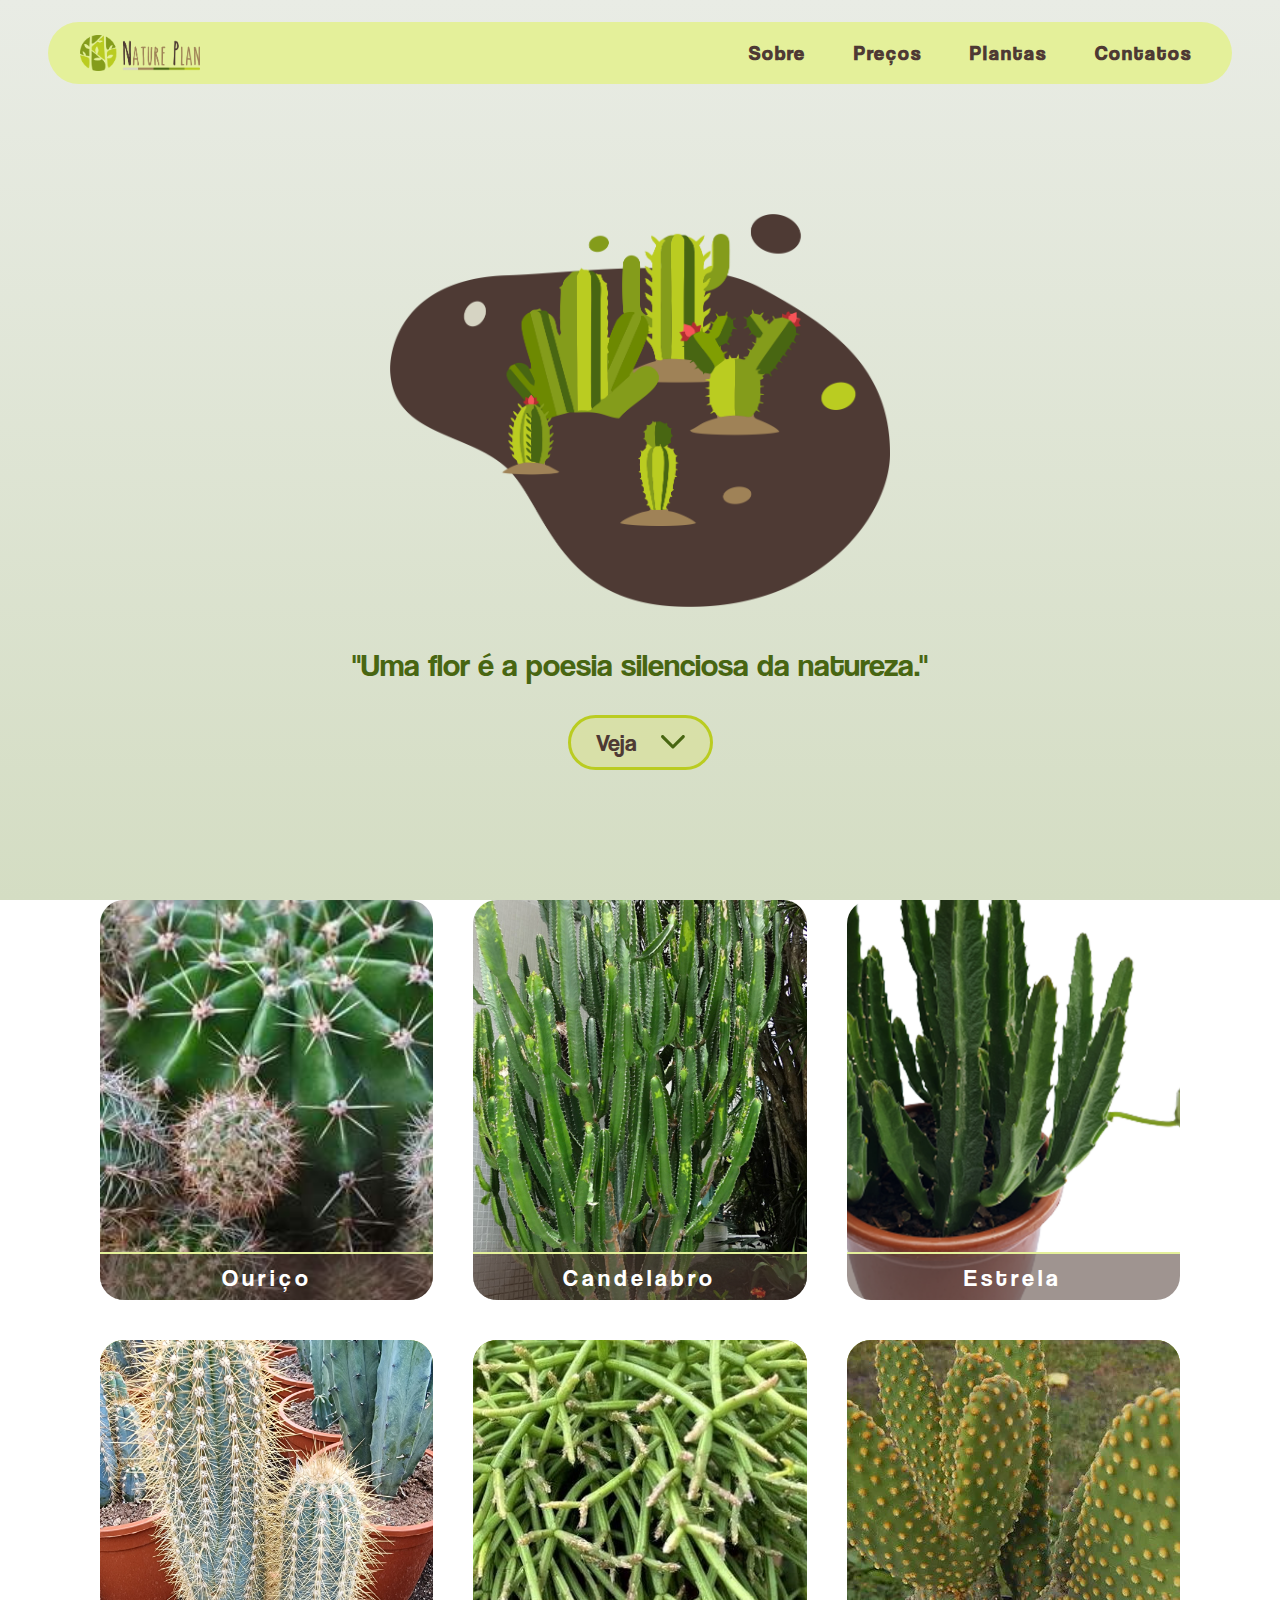
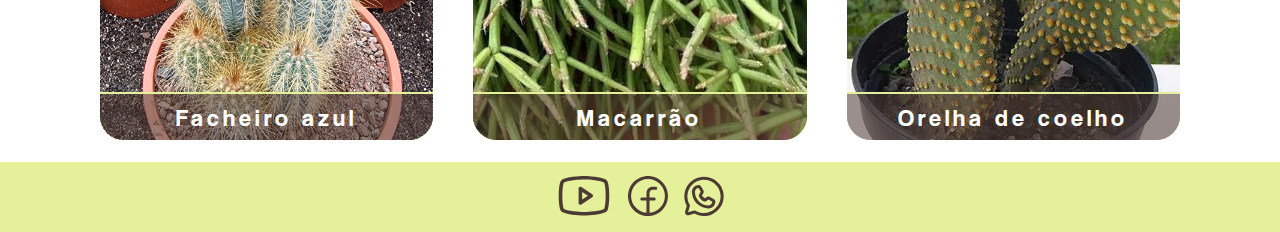
<file: cactaceos.html>
<!DOCTYPE html>
<html lang="en">
<head>
    <meta charset="UTF-8">
    <meta http-equiv="X-UA-Compatible" content="IE=edge">
    <meta name="viewport" content="width=device-width, initial-scale=1.0">
    <title>NaturePlan - Cactos</title>

    <link rel="preconnect" href="https://fonts.googleapis.com">
    <link rel="preconnect" href="https://fonts.gstatic.com" crossorigin>
    <link href="https://fonts.googleapis.com/css2?family=Anton&family=Indie+Flower&family=Inter:wght@400;700&display=swap" rel="stylesheet">
    <link rel="shortcut icon" href="./images/favicon.png" type="image/x-icon">

    <link rel="stylesheet" href="./styles/cactaceos.css">
    <script src="./js/menu.js" defer></script>
</head>
<body>
    <div class="wrapper">      
        <header class="header">
            <img id="logo" src="./images/nature-plan-logo-variacao1.png" alt="imagem do logo nature plan">
                <div class="menu">
                    <div class="btn-mobile">
                        <div class="icon-menu">
                            <svg class="open-menu-icon" width="62" height="42" viewBox="0 0 62 42" fill="none" xmlns="http://www.w3.org/2000/svg">
                                <path d="M3.44445 41.5C2.46853 41.5 1.6499 41.1693 0.988567 40.508C0.327234 39.8467 -0.00228438 39.0292 1.19185e-05 38.0556C1.19185e-05 37.0796 0.330679 36.261 0.992012 35.5997C1.65334 34.9384 2.47083 34.6088 3.44445 34.6111H58.5555C59.5315 34.6111 60.3501 34.9418 61.0114 35.6031C61.6728 36.2645 62.0023 37.0819 62 38.0556C62 39.0315 61.6693 39.8501 61.008 40.5115C60.3467 41.1728 59.5292 41.5023 58.5555 41.5H3.44445ZM3.44445 24.2778C2.46853 24.2778 1.6499 23.9471 0.988567 23.2858C0.327234 22.6245 -0.00228438 21.807 1.19185e-05 20.8334C1.19185e-05 19.8574 0.330679 19.0388 0.992012 18.3775C1.65334 17.7161 2.47083 17.3866 3.44445 17.3889H58.5555C59.5315 17.3889 60.3501 17.7196 61.0114 18.3809C61.6728 19.0422 62.0023 19.8597 62 20.8334C62 21.8093 61.6693 22.6279 61.008 23.2892C60.3467 23.9506 59.5292 24.2801 58.5555 24.2778H3.44445ZM3.44445 7.05559C2.46853 7.05559 1.6499 6.72492 0.988567 6.06358C0.327234 5.40225 -0.00228438 4.58477 1.19185e-05 3.61114C1.19185e-05 2.63522 0.330679 1.81659 0.992012 1.15525C1.65334 0.493922 2.47083 0.164403 3.44445 0.166699H58.5555C59.5315 0.166699 60.3501 0.497366 61.0114 1.1587C61.6728 1.82003 62.0023 2.63751 62 3.61114C62 4.58707 61.6693 5.4057 61.008 6.06703C60.3467 6.72836 59.5292 7.05788 58.5555 7.05559H3.44445Z" fill="white"/>
                            </svg>
                        </div>
                        <div class="icon-menu">
                            <svg class="close-menu-icon hide" width="39" height="39" viewBox="0 0 39 39" fill="none" xmlns="http://www.w3.org/2000/svg">
                                <path fill-rule="evenodd" clip-rule="evenodd" d="M19.3628 23.01L34.2124 37.8596C34.7075 38.3378 35.3705 38.6024 36.0588 38.5964C36.7471 38.5904 37.4055 38.3143 37.8922 37.8276C38.3788 37.3409 38.6549 36.6826 38.6609 35.9943C38.6669 35.306 38.4023 34.6429 37.9241 34.1479L23.0745 19.2982L37.9241 4.44862C38.4023 3.95354 38.6669 3.29046 38.6609 2.60219C38.6549 1.91392 38.3788 1.25554 37.8922 0.768845C37.4055 0.282149 36.7471 0.00608008 36.0588 9.92319e-05C35.3705 -0.00588162 34.7075 0.258703 34.2124 0.736868L19.3628 15.5865L4.51313 0.736868C4.01582 0.270524 3.35659 0.0159529 2.67492 0.027022C1.99326 0.0380911 1.34264 0.313932 0.860731 0.796178C0.378827 1.27842 0.103445 1.92924 0.0928586 2.61091C0.0822718 3.29259 0.337309 3.95164 0.804006 4.44862L15.651 19.2982L0.801381 34.1479C0.550666 34.39 0.350689 34.6797 0.213115 34.9999C0.0755419 35.3202 0.00312788 35.6646 9.91122e-05 36.0132C-0.00292966 36.3617 0.0634868 36.7074 0.195474 37.03C0.327461 37.3526 0.522376 37.6457 0.768844 37.8922C1.01531 38.1386 1.3084 38.3335 1.631 38.4655C1.9536 38.5975 2.29926 38.6639 2.64781 38.6609C2.99635 38.6579 3.34081 38.5855 3.66107 38.4479C3.98133 38.3103 4.27098 38.1103 4.51313 37.8596L19.3628 23.01Z" fill="white"/>
                            </svg>
                        </div>
                    </div>
                    <div class="nav">
                        <a href="sobre.html">Sobre</a>
                        <a href="prices.html">Preços</a>
                        <a href="main.html">Plantas</a>
                        <a href="contato.html">Contatos</a>
                    </div>
                </div>
        </header>
        <main>
            <div class="box-description">
                <img src="./images/cactaceos-cover-image.png" alt="imagem flat design para flores">
                <p>"Uma flor é a poesia silenciosa da natureza."</p>
            </div>
            <div class="box-button">
                <a class="button" href="#box-grid">
                    <p>Veja</p>
                    <svg class="arrow" viewBox="0 0 37 21" fill="none" xmlns="http://www.w3.org/2000/svg">
                        <path d="M0.727459 0.72748C1.21245 0.242492 1.78667 -1.53094e-06 2.45013 -1.50194e-06C3.1136 -1.47294e-06 3.68718 0.242492 4.17087 0.72748L18.381 14.9376L32.6397 0.678982C33.0923 0.226327 33.6581 -1.37797e-07 34.3371 -1.08117e-07C35.0161 -7.84381e-08 35.5981 0.242494 36.0831 0.727482C36.5681 1.21247 36.8105 1.78669 36.8105 2.45016C36.8105 3.11362 36.5681 3.6872 36.0831 4.17089L19.739 20.4665C19.545 20.6605 19.3348 20.7982 19.1085 20.8797C18.8822 20.9612 18.6397 21.0013 18.381 21C18.1224 21 17.8799 20.9592 17.6535 20.8778C17.4272 20.7963 17.217 20.6592 17.023 20.4665L0.678959 4.12239C0.226303 3.66974 -2.30242e-05 3.11168 -2.29952e-05 2.44822C-2.29662e-05 1.78475 0.24247 1.21117 0.727459 0.72748Z" fill="black"/>
                    </svg>
                </a>
            </div>
        </main>
        <section id="box-grid">
            <div class="box-flor">
                <img src="./images/imagem-cacto-ourico.jpg" alt="imagem de um girassol">
                <div class="box-text">
                    <p>Ouriço</p>
                </div>
            </div>
            <div class="box-flor">
                <img src="./images/imagem-cacto-candelabro.jpg" alt="imagem de um girassol">
                <div class="box-text">
                    <p>Candelabro</p>
                </div>
            </div>
            <div class="box-flor">
                <img src="./images/imagem-cacto-estrela.png" alt="imagem de um girassol">
                <div class="box-text">
                    <p>Estrela</p>
                </div>
            </div>
            <div class="box-flor">
                <img src="./images/imagem-cacto-facheiro-azul.jpg" alt="imagem de um girassol">
                <div class="box-text">
                    <p>Facheiro azul</p>
                </div>
            </div>
            <div class="box-flor">
                <img src="./images/imagem-cacto-macarrao.jpg" alt="imagem de um girassol">
                <div class="box-text">
                    <p>Macarrão</p>
                </div>
            </div>
            <div class="box-flor">
                <img src="./images/imagem-cacto-orelha-de-coelho.jpg" alt="imagem de um girassol">
                <div class="box-text">
                    <p>Orelha de coelho</p>
                </div>
            </div>
        </section>
    </div>
    <footer>
        <a href="#">
            <svg class="icon" width="72" height="57" viewBox="0 0 72 57" fill="none" xmlns="http://www.w3.org/2000/svg">
                <path d="M47.7 26.0036L32.2714 15.7179C31.881 15.4697 31.4327 15.3274 30.9706 15.3049C30.5085 15.2823 30.0485 15.3804 29.6357 15.5893C29.2246 15.8112 28.8817 16.1409 28.6439 16.5429C28.406 16.945 28.2822 17.4043 28.2857 17.8714V38.4429C28.2822 38.91 28.406 39.3693 28.6439 39.7714C28.8817 40.1734 29.2246 40.5031 29.6357 40.725C30.0149 40.9149 30.4331 41.014 30.8571 41.0143C31.3582 41.0089 31.8479 40.8643 32.2714 40.5964L47.7 30.3107C48.0581 30.077 48.3524 29.7577 48.556 29.3817C48.7597 29.0057 48.8663 28.5848 48.8663 28.1571C48.8663 27.7295 48.7597 27.3086 48.556 26.9326C48.3524 26.5566 48.0581 26.2373 47.7 26.0036ZM33.4286 33.6536V22.6607L41.6571 28.1571L33.4286 33.6536ZM70.1679 9.45001C69.8724 8.26498 69.2941 7.16926 68.4823 6.25675C67.6706 5.34425 66.6497 4.64218 65.5071 4.21072C54.5143 -0.0321362 36.9643 7.16064e-06 36 7.16064e-06C35.0357 7.16064e-06 17.4857 -0.0321362 6.49286 4.21072C5.35031 4.64218 4.32942 5.34425 3.51768 6.25675C2.70595 7.16926 2.12758 8.26498 1.83214 9.45001C0.996429 12.6322 0 18.4821 0 28.1571C0 37.8321 0.996429 43.6821 1.83214 46.8643C2.12758 48.0493 2.70595 49.145 3.51768 50.0575C4.32942 50.97 5.35031 51.6721 6.49286 52.1036C17.0357 56.1857 33.5571 56.3143 35.775 56.3143H36.225C38.4429 56.3143 54.9643 56.1857 65.5071 52.1036C66.6497 51.6721 67.6706 50.97 68.4823 50.0575C69.2941 49.145 69.8724 48.0493 70.1679 46.8643C71.0036 43.6821 72 37.8321 72 28.1571C72 18.4821 71.0036 12.6322 70.1679 9.45001ZM65.1857 45.5786C65.0908 45.9675 64.9041 46.328 64.6412 46.63C64.3784 46.932 64.0471 47.1666 63.675 47.3143C53.4857 51.2357 36.1929 51.1714 36 51.1714H35.9679C35.8071 51.1714 18.5143 51.2357 8.325 47.3143C7.9529 47.1666 7.62158 46.932 7.35875 46.63C7.09592 46.328 6.90923 45.9675 6.81429 45.5786C6.04286 42.6536 5.14286 37.2857 5.14286 28.1571C5.14286 19.0286 6.04286 13.6607 6.81429 10.7357C6.90923 10.3468 7.09592 9.98628 7.35875 9.68431C7.62158 9.38234 7.9529 9.14769 8.325 9.00001C18.1286 5.23929 34.5857 5.14286 35.9357 5.14286H36C36.1929 5.14286 53.4857 5.07858 63.675 9.00001C64.0471 9.14769 64.3784 9.38234 64.6412 9.68431C64.9041 9.98628 65.0908 10.3468 65.1857 10.7357C65.9571 13.6607 66.8571 19.0286 66.8571 28.1571C66.8571 37.2857 65.9571 42.6536 65.1857 45.5786Z" fill="#9F8257"/>
            </svg>
        </a>
        <a href="#">
            <svg class="icon" width="56" height="56" viewBox="0 0 56 56" fill="none" xmlns="http://www.w3.org/2000/svg">
                <path d="M56 28C56 22.4621 54.3578 17.0486 51.2812 12.444C48.2045 7.83947 43.8315 4.25064 38.7151 2.13139C33.5988 0.012132 27.9689 -0.542361 22.5375 0.538025C17.106 1.61841 12.1169 4.28515 8.20102 8.20102C4.28515 12.1169 1.61841 17.106 0.538025 22.5375C-0.542361 27.9689 0.012132 33.5988 2.13139 38.7151C4.25064 43.8315 7.83947 48.2045 12.444 51.2812C17.0486 54.3578 22.4621 56 28 56C35.4239 55.9929 42.5416 53.0406 47.7911 47.7911C53.0406 42.5416 55.9929 35.4239 56 28ZM30.1539 51.5846V34.4615H36.6154C37.1866 34.4615 37.7345 34.2346 38.1384 33.8307C38.5423 33.4268 38.7692 32.8789 38.7692 32.3077C38.7692 31.7365 38.5423 31.1886 38.1384 30.7847C37.7345 30.3808 37.1866 30.1539 36.6154 30.1539H30.1539V23.6923C30.1539 22.5498 30.6077 21.4542 31.4155 20.6463C32.2234 19.8385 33.3191 19.3846 34.4615 19.3846H38.7692C39.3405 19.3846 39.8883 19.1577 40.2922 18.7538C40.6962 18.3499 40.9231 17.802 40.9231 17.2308C40.9231 16.6595 40.6962 16.1117 40.2922 15.7078C39.8883 15.3039 39.3405 15.0769 38.7692 15.0769H34.4615C32.1788 15.084 29.9916 15.994 28.3774 17.6082C26.7632 19.2223 25.8533 21.4096 25.8462 23.6923V30.1539H19.3846C18.8134 30.1539 18.2656 30.3808 17.8616 30.7847C17.4577 31.1886 17.2308 31.7365 17.2308 32.3077C17.2308 32.8789 17.4577 33.4268 17.8616 33.8307C18.2656 34.2346 18.8134 34.4615 19.3846 34.4615H25.8462V51.5846C19.7745 51.0304 14.1501 48.1567 10.1431 43.5614C6.13608 38.9662 4.05482 33.003 4.33224 26.9124C4.60966 20.8217 7.22441 15.0725 11.6326 10.8605C16.0408 6.64856 21.9031 4.29812 28 4.29812C34.097 4.29812 39.9592 6.64856 44.3674 10.8605C48.7756 15.0725 51.3904 20.8217 51.6678 26.9124C51.9452 33.003 49.8639 38.9662 45.8569 43.5614C41.8499 48.1567 36.2256 51.0304 30.1539 51.5846Z" fill="#9F8257"/>
            </svg>
        </a>
        <a href="#">
            <svg class="icon" width="56" height="57" viewBox="0 0 56 57" fill="none" xmlns="http://www.w3.org/2000/svg">
                <path d="M28.003 0.998291C23.14 0.997922 18.3608 2.26406 14.1358 4.67204C9.91086 7.08002 6.38587 10.5468 3.9079 14.7311C1.42993 18.9154 0.0844167 23.6729 0.00384446 28.5352C-0.0767278 33.3976 1.11041 38.197 3.44839 42.4611L1.15986 50.5383C0.946364 51.2743 0.934363 52.0541 1.12511 52.7964C1.31585 53.5386 1.70234 54.216 2.24423 54.7579C2.78613 55.2998 3.46355 55.6863 4.20579 55.8771C4.94802 56.0678 5.72785 56.0558 6.46387 55.8423L14.541 53.5538C18.2842 55.6054 22.4469 56.774 26.711 56.9704C30.975 57.1668 35.2275 56.3857 39.1434 54.6868C43.0593 52.9879 46.535 50.4162 49.3048 47.1683C52.0745 43.9204 54.0651 40.0823 55.1243 35.9472C56.1835 31.8122 56.2832 27.4897 55.416 23.3101C54.5487 19.1306 52.7374 15.2047 50.1204 11.8324C47.5035 8.46019 44.1502 5.73088 40.3168 3.85313C36.4835 1.97537 32.2716 0.998882 28.003 0.998291ZM28.003 52.6922C23.7499 52.6883 19.5755 51.5447 15.9142 49.3806C15.5763 49.1922 15.1971 49.0905 14.8103 49.0844C14.6101 49.0847 14.4109 49.1119 14.218 49.1652L5.27921 51.723L7.83699 42.7842C7.91567 42.5014 7.93715 42.2057 7.90016 41.9144C7.86318 41.6232 7.76848 41.3422 7.6216 41.088C4.95439 36.5922 3.84891 31.3405 4.47733 26.1509C5.10576 20.9613 7.43281 16.1253 11.096 12.396C14.7592 8.66674 19.5529 6.25365 24.7304 5.53259C29.908 4.81154 35.1786 5.82301 39.7214 8.40945C44.2641 10.9959 47.824 15.0121 49.8465 19.8325C51.869 24.6529 52.2405 30.0068 50.9032 35.0603C49.5659 40.1139 46.5949 44.5833 42.4529 47.7724C38.3109 50.9615 33.2305 52.6912 28.003 52.6922ZM42.1381 33.0647L36.6187 29.9146C35.9576 29.5342 35.2065 29.3384 34.4439 29.3479C33.6813 29.3574 32.9353 29.5717 32.2839 29.9684L29.08 31.88C27.4455 30.9189 26.0833 29.5566 25.1221 27.9222L27.0337 24.7183C27.4305 24.0669 27.6448 23.3209 27.6543 22.5583C27.6637 21.7957 27.468 21.0445 27.0876 20.3835L23.9375 14.8641C23.5872 14.2519 23.0817 13.7429 22.4719 13.3884C21.8621 13.0338 21.1696 12.8464 20.4643 12.8448C17.8983 12.8448 15.437 13.8623 13.6201 15.6742C11.8032 17.4861 10.7788 19.9445 10.7717 22.5105C10.7717 28.7968 13.2671 34.826 17.7096 39.2735C22.1521 43.7211 28.1785 46.2233 34.4647 46.2305H34.4917C37.0576 46.2233 39.5161 45.199 41.328 43.3821C43.1399 41.5651 44.1574 39.1038 44.1574 36.5379C44.1558 35.8325 43.9683 35.1401 43.6138 34.5303C43.2593 33.9205 42.7503 33.415 42.1381 33.0647ZM34.4917 41.9226C31.9414 41.9262 29.4156 41.4265 27.0588 40.4522C24.702 39.4779 22.5606 38.0482 20.7573 36.2449C18.954 34.4416 17.5243 32.3002 16.55 29.9434C15.5757 27.5866 15.076 25.0607 15.0795 22.5105C15.0791 21.1125 15.6251 19.7697 16.6009 18.7687C17.5768 17.7677 18.9052 17.1878 20.3028 17.1526L23.3452 22.5105L20.8143 26.7106C20.6391 27.0102 20.538 27.3473 20.5193 27.6938C20.5005 28.0403 20.5648 28.3863 20.7066 28.703C22.2072 32.0886 24.9135 34.795 28.2992 36.2956C28.6159 36.4374 28.9619 36.5016 29.3084 36.4829C29.6549 36.4642 29.992 36.363 30.2915 36.1879L34.4917 33.657L39.8495 36.6994C39.8144 38.0969 39.2344 39.4254 38.2334 40.4013C37.2324 41.3771 35.8896 41.9231 34.4917 41.9226Z" fill="#9F8257"/>
            </svg>
        </a>
    </footer>
</body>
</html>
</file>
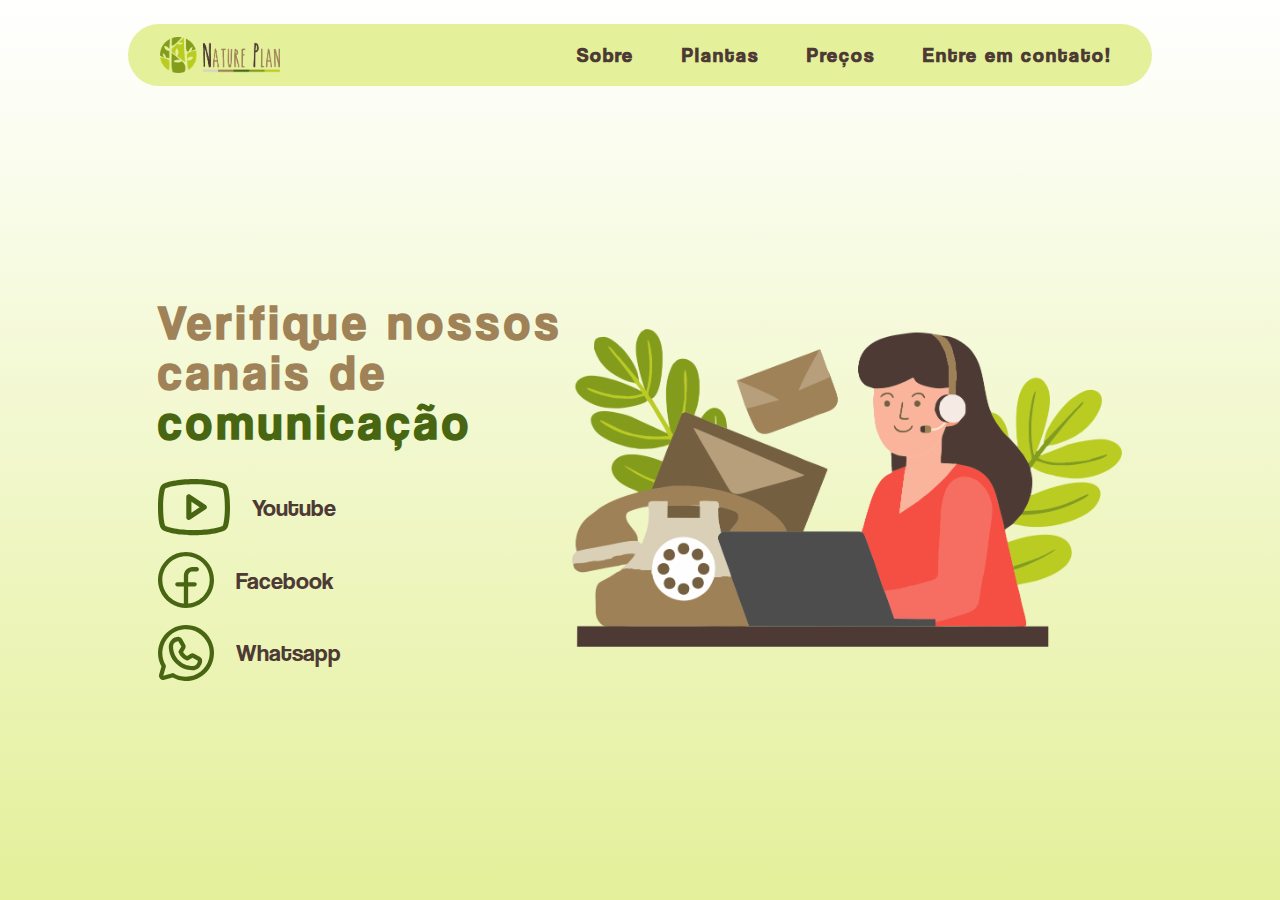
<file: contato.html>
<!DOCTYPE html>
<html lang="en">
<head>
    <meta charset="UTF-8">
    <meta http-equiv="X-UA-Compatible" content="IE=edge">
    <meta name="viewport" content="width=device-width, initial-scale=1.0">
    <title>NaturePlan - Contato</title>

    <link rel="preconnect" href="https://fonts.googleapis.com">
    <link rel="preconnect" href="https://fonts.gstatic.com" crossorigin>
    <link href="https://fonts.googleapis.com/css2?family=Anton&family=Indie+Flower&family=Inter:wght@400;700&display=swap" rel="stylesheet">
    <link rel="shortcut icon" href="./images/favicon.png" type="image/x-icon">
    <link rel="stylesheet" href="./styles/contato.css">
</head>
<body>
    <div class="wrapper">
        <div class="container">
            <header class="header">
                <img id="logo" src="./images/nature-plan-logo-variacao1.png" alt="imagem do logo nature plan">
                    <div class="menu">
                        <div class="btn-mobile">
                            <div class="icon-menu">
                                <svg class="open-menu-icon" width="62" height="42" viewBox="0 0 62 42" fill="none" xmlns="http://www.w3.org/2000/svg">
                                    <path d="M3.44445 41.5C2.46853 41.5 1.6499 41.1693 0.988567 40.508C0.327234 39.8467 -0.00228438 39.0292 1.19185e-05 38.0556C1.19185e-05 37.0796 0.330679 36.261 0.992012 35.5997C1.65334 34.9384 2.47083 34.6088 3.44445 34.6111H58.5555C59.5315 34.6111 60.3501 34.9418 61.0114 35.6031C61.6728 36.2645 62.0023 37.0819 62 38.0556C62 39.0315 61.6693 39.8501 61.008 40.5115C60.3467 41.1728 59.5292 41.5023 58.5555 41.5H3.44445ZM3.44445 24.2778C2.46853 24.2778 1.6499 23.9471 0.988567 23.2858C0.327234 22.6245 -0.00228438 21.807 1.19185e-05 20.8334C1.19185e-05 19.8574 0.330679 19.0388 0.992012 18.3775C1.65334 17.7161 2.47083 17.3866 3.44445 17.3889H58.5555C59.5315 17.3889 60.3501 17.7196 61.0114 18.3809C61.6728 19.0422 62.0023 19.8597 62 20.8334C62 21.8093 61.6693 22.6279 61.008 23.2892C60.3467 23.9506 59.5292 24.2801 58.5555 24.2778H3.44445ZM3.44445 7.05559C2.46853 7.05559 1.6499 6.72492 0.988567 6.06358C0.327234 5.40225 -0.00228438 4.58477 1.19185e-05 3.61114C1.19185e-05 2.63522 0.330679 1.81659 0.992012 1.15525C1.65334 0.493922 2.47083 0.164403 3.44445 0.166699H58.5555C59.5315 0.166699 60.3501 0.497366 61.0114 1.1587C61.6728 1.82003 62.0023 2.63751 62 3.61114C62 4.58707 61.6693 5.4057 61.008 6.06703C60.3467 6.72836 59.5292 7.05788 58.5555 7.05559H3.44445Z" fill="white"/>
                                </svg>
                            </div>
                            <div class="icon-menu">
                                <svg class="close-menu-icon hide" width="39" height="39" viewBox="0 0 39 39" fill="none" xmlns="http://www.w3.org/2000/svg">
                                    <path fill-rule="evenodd" clip-rule="evenodd" d="M19.3628 23.01L34.2124 37.8596C34.7075 38.3378 35.3705 38.6024 36.0588 38.5964C36.7471 38.5904 37.4055 38.3143 37.8922 37.8276C38.3788 37.3409 38.6549 36.6826 38.6609 35.9943C38.6669 35.306 38.4023 34.6429 37.9241 34.1479L23.0745 19.2982L37.9241 4.44862C38.4023 3.95354 38.6669 3.29046 38.6609 2.60219C38.6549 1.91392 38.3788 1.25554 37.8922 0.768845C37.4055 0.282149 36.7471 0.00608008 36.0588 9.92319e-05C35.3705 -0.00588162 34.7075 0.258703 34.2124 0.736868L19.3628 15.5865L4.51313 0.736868C4.01582 0.270524 3.35659 0.0159529 2.67492 0.027022C1.99326 0.0380911 1.34264 0.313932 0.860731 0.796178C0.378827 1.27842 0.103445 1.92924 0.0928586 2.61091C0.0822718 3.29259 0.337309 3.95164 0.804006 4.44862L15.651 19.2982L0.801381 34.1479C0.550666 34.39 0.350689 34.6797 0.213115 34.9999C0.0755419 35.3202 0.00312788 35.6646 9.91122e-05 36.0132C-0.00292966 36.3617 0.0634868 36.7074 0.195474 37.03C0.327461 37.3526 0.522376 37.6457 0.768844 37.8922C1.01531 38.1386 1.3084 38.3335 1.631 38.4655C1.9536 38.5975 2.29926 38.6639 2.64781 38.6609C2.99635 38.6579 3.34081 38.5855 3.66107 38.4479C3.98133 38.3103 4.27098 38.1103 4.51313 37.8596L19.3628 23.01Z" fill="white"/>
                                </svg>
                            </div>
                        </div>
                        <div class="nav">
                            <a href="sobre.html">Sobre</a>
                            <a href="main.html">Plantas</a>
                            <a href="prices.html">Preços</a>
                            <a href="formulario.html">Entre em contato!</a>
                        </div>             
                    </div>
            </header>
            <main>
                <div class="content">
                    <div class="text">
                        <h1>Verifique nossos canais de <span>comunicação</span></h1>
                    </div>
                    <div class="contatos">
                        <div class="box">
                            <a href="#">
                                <svg class="icon" width="72" height="57" viewBox="0 0 72 57" fill="none" xmlns="http://www.w3.org/2000/svg">
                                    <path d="M47.7 26.0036L32.2714 15.7179C31.881 15.4697 31.4327 15.3274 30.9706 15.3049C30.5085 15.2823 30.0485 15.3804 29.6357 15.5893C29.2246 15.8112 28.8817 16.1409 28.6439 16.5429C28.406 16.945 28.2822 17.4043 28.2857 17.8714V38.4429C28.2822 38.91 28.406 39.3693 28.6439 39.7714C28.8817 40.1734 29.2246 40.5031 29.6357 40.725C30.0149 40.9149 30.4331 41.014 30.8571 41.0143C31.3582 41.0089 31.8479 40.8643 32.2714 40.5964L47.7 30.3107C48.0581 30.077 48.3524 29.7577 48.556 29.3817C48.7597 29.0057 48.8663 28.5848 48.8663 28.1571C48.8663 27.7295 48.7597 27.3086 48.556 26.9326C48.3524 26.5566 48.0581 26.2373 47.7 26.0036ZM33.4286 33.6536V22.6607L41.6571 28.1571L33.4286 33.6536ZM70.1679 9.45001C69.8724 8.26498 69.2941 7.16926 68.4823 6.25675C67.6706 5.34425 66.6497 4.64218 65.5071 4.21072C54.5143 -0.0321362 36.9643 7.16064e-06 36 7.16064e-06C35.0357 7.16064e-06 17.4857 -0.0321362 6.49286 4.21072C5.35031 4.64218 4.32942 5.34425 3.51768 6.25675C2.70595 7.16926 2.12758 8.26498 1.83214 9.45001C0.996429 12.6322 0 18.4821 0 28.1571C0 37.8321 0.996429 43.6821 1.83214 46.8643C2.12758 48.0493 2.70595 49.145 3.51768 50.0575C4.32942 50.97 5.35031 51.6721 6.49286 52.1036C17.0357 56.1857 33.5571 56.3143 35.775 56.3143H36.225C38.4429 56.3143 54.9643 56.1857 65.5071 52.1036C66.6497 51.6721 67.6706 50.97 68.4823 50.0575C69.2941 49.145 69.8724 48.0493 70.1679 46.8643C71.0036 43.6821 72 37.8321 72 28.1571C72 18.4821 71.0036 12.6322 70.1679 9.45001ZM65.1857 45.5786C65.0908 45.9675 64.9041 46.328 64.6412 46.63C64.3784 46.932 64.0471 47.1666 63.675 47.3143C53.4857 51.2357 36.1929 51.1714 36 51.1714H35.9679C35.8071 51.1714 18.5143 51.2357 8.325 47.3143C7.9529 47.1666 7.62158 46.932 7.35875 46.63C7.09592 46.328 6.90923 45.9675 6.81429 45.5786C6.04286 42.6536 5.14286 37.2857 5.14286 28.1571C5.14286 19.0286 6.04286 13.6607 6.81429 10.7357C6.90923 10.3468 7.09592 9.98628 7.35875 9.68431C7.62158 9.38234 7.9529 9.14769 8.325 9.00001C18.1286 5.23929 34.5857 5.14286 35.9357 5.14286H36C36.1929 5.14286 53.4857 5.07858 63.675 9.00001C64.0471 9.14769 64.3784 9.38234 64.6412 9.68431C64.9041 9.98628 65.0908 10.3468 65.1857 10.7357C65.9571 13.6607 66.8571 19.0286 66.8571 28.1571C66.8571 37.2857 65.9571 42.6536 65.1857 45.5786Z" fill="#9F8257"/>
                                </svg>
                                <p>Youtube</p>
                            </a>
                        </div>
                        <div class="box">
                            <a href="#">
                                <svg class="icon" width="56" height="56" viewBox="0 0 56 56" fill="none" xmlns="http://www.w3.org/2000/svg">
                                    <path d="M56 28C56 22.4621 54.3578 17.0486 51.2812 12.444C48.2045 7.83947 43.8315 4.25064 38.7151 2.13139C33.5988 0.012132 27.9689 -0.542361 22.5375 0.538025C17.106 1.61841 12.1169 4.28515 8.20102 8.20102C4.28515 12.1169 1.61841 17.106 0.538025 22.5375C-0.542361 27.9689 0.012132 33.5988 2.13139 38.7151C4.25064 43.8315 7.83947 48.2045 12.444 51.2812C17.0486 54.3578 22.4621 56 28 56C35.4239 55.9929 42.5416 53.0406 47.7911 47.7911C53.0406 42.5416 55.9929 35.4239 56 28ZM30.1539 51.5846V34.4615H36.6154C37.1866 34.4615 37.7345 34.2346 38.1384 33.8307C38.5423 33.4268 38.7692 32.8789 38.7692 32.3077C38.7692 31.7365 38.5423 31.1886 38.1384 30.7847C37.7345 30.3808 37.1866 30.1539 36.6154 30.1539H30.1539V23.6923C30.1539 22.5498 30.6077 21.4542 31.4155 20.6463C32.2234 19.8385 33.3191 19.3846 34.4615 19.3846H38.7692C39.3405 19.3846 39.8883 19.1577 40.2922 18.7538C40.6962 18.3499 40.9231 17.802 40.9231 17.2308C40.9231 16.6595 40.6962 16.1117 40.2922 15.7078C39.8883 15.3039 39.3405 15.0769 38.7692 15.0769H34.4615C32.1788 15.084 29.9916 15.994 28.3774 17.6082C26.7632 19.2223 25.8533 21.4096 25.8462 23.6923V30.1539H19.3846C18.8134 30.1539 18.2656 30.3808 17.8616 30.7847C17.4577 31.1886 17.2308 31.7365 17.2308 32.3077C17.2308 32.8789 17.4577 33.4268 17.8616 33.8307C18.2656 34.2346 18.8134 34.4615 19.3846 34.4615H25.8462V51.5846C19.7745 51.0304 14.1501 48.1567 10.1431 43.5614C6.13608 38.9662 4.05482 33.003 4.33224 26.9124C4.60966 20.8217 7.22441 15.0725 11.6326 10.8605C16.0408 6.64856 21.9031 4.29812 28 4.29812C34.097 4.29812 39.9592 6.64856 44.3674 10.8605C48.7756 15.0725 51.3904 20.8217 51.6678 26.9124C51.9452 33.003 49.8639 38.9662 45.8569 43.5614C41.8499 48.1567 36.2256 51.0304 30.1539 51.5846Z" fill="#9F8257"/>
                                </svg>
                                <p>Facebook</p>
                            </a>
                        </div>
                        <div class="box">
                            <a href="#">
                                <svg class="icon" width="56" height="57" viewBox="0 0 56 57" fill="none" xmlns="http://www.w3.org/2000/svg">
                                    <path d="M28.003 0.998291C23.14 0.997922 18.3608 2.26406 14.1358 4.67204C9.91086 7.08002 6.38587 10.5468 3.9079 14.7311C1.42993 18.9154 0.0844167 23.6729 0.00384446 28.5352C-0.0767278 33.3976 1.11041 38.197 3.44839 42.4611L1.15986 50.5383C0.946364 51.2743 0.934363 52.0541 1.12511 52.7964C1.31585 53.5386 1.70234 54.216 2.24423 54.7579C2.78613 55.2998 3.46355 55.6863 4.20579 55.8771C4.94802 56.0678 5.72785 56.0558 6.46387 55.8423L14.541 53.5538C18.2842 55.6054 22.4469 56.774 26.711 56.9704C30.975 57.1668 35.2275 56.3857 39.1434 54.6868C43.0593 52.9879 46.535 50.4162 49.3048 47.1683C52.0745 43.9204 54.0651 40.0823 55.1243 35.9472C56.1835 31.8122 56.2832 27.4897 55.416 23.3101C54.5487 19.1306 52.7374 15.2047 50.1204 11.8324C47.5035 8.46019 44.1502 5.73088 40.3168 3.85313C36.4835 1.97537 32.2716 0.998882 28.003 0.998291ZM28.003 52.6922C23.7499 52.6883 19.5755 51.5447 15.9142 49.3806C15.5763 49.1922 15.1971 49.0905 14.8103 49.0844C14.6101 49.0847 14.4109 49.1119 14.218 49.1652L5.27921 51.723L7.83699 42.7842C7.91567 42.5014 7.93715 42.2057 7.90016 41.9144C7.86318 41.6232 7.76848 41.3422 7.6216 41.088C4.95439 36.5922 3.84891 31.3405 4.47733 26.1509C5.10576 20.9613 7.43281 16.1253 11.096 12.396C14.7592 8.66674 19.5529 6.25365 24.7304 5.53259C29.908 4.81154 35.1786 5.82301 39.7214 8.40945C44.2641 10.9959 47.824 15.0121 49.8465 19.8325C51.869 24.6529 52.2405 30.0068 50.9032 35.0603C49.5659 40.1139 46.5949 44.5833 42.4529 47.7724C38.3109 50.9615 33.2305 52.6912 28.003 52.6922ZM42.1381 33.0647L36.6187 29.9146C35.9576 29.5342 35.2065 29.3384 34.4439 29.3479C33.6813 29.3574 32.9353 29.5717 32.2839 29.9684L29.08 31.88C27.4455 30.9189 26.0833 29.5566 25.1221 27.9222L27.0337 24.7183C27.4305 24.0669 27.6448 23.3209 27.6543 22.5583C27.6637 21.7957 27.468 21.0445 27.0876 20.3835L23.9375 14.8641C23.5872 14.2519 23.0817 13.7429 22.4719 13.3884C21.8621 13.0338 21.1696 12.8464 20.4643 12.8448C17.8983 12.8448 15.437 13.8623 13.6201 15.6742C11.8032 17.4861 10.7788 19.9445 10.7717 22.5105C10.7717 28.7968 13.2671 34.826 17.7096 39.2735C22.1521 43.7211 28.1785 46.2233 34.4647 46.2305H34.4917C37.0576 46.2233 39.5161 45.199 41.328 43.3821C43.1399 41.5651 44.1574 39.1038 44.1574 36.5379C44.1558 35.8325 43.9683 35.1401 43.6138 34.5303C43.2593 33.9205 42.7503 33.415 42.1381 33.0647ZM34.4917 41.9226C31.9414 41.9262 29.4156 41.4265 27.0588 40.4522C24.702 39.4779 22.5606 38.0482 20.7573 36.2449C18.954 34.4416 17.5243 32.3002 16.55 29.9434C15.5757 27.5866 15.076 25.0607 15.0795 22.5105C15.0791 21.1125 15.6251 19.7697 16.6009 18.7687C17.5768 17.7677 18.9052 17.1878 20.3028 17.1526L23.3452 22.5105L20.8143 26.7106C20.6391 27.0102 20.538 27.3473 20.5193 27.6938C20.5005 28.0403 20.5648 28.3863 20.7066 28.703C22.2072 32.0886 24.9135 34.795 28.2992 36.2956C28.6159 36.4374 28.9619 36.5016 29.3084 36.4829C29.6549 36.4642 29.992 36.363 30.2915 36.1879L34.4917 33.657L39.8495 36.6994C39.8144 38.0969 39.2344 39.4254 38.2334 40.4013C37.2324 41.3771 35.8896 41.9231 34.4917 41.9226Z" fill="#9F8257"/>
                                </svg>
                                <p>Whatsapp</p>
                            </a>
                        </div>
                    </div>
                </div>
                <div class="image">
                    <img src="./images/image-cover-contact.png" alt="">
                </div>
            </main>
        </div>
    </div>
    <script src="./js/menu.js"></script>
</body>
</html>
    
</body>
</html>
</file>
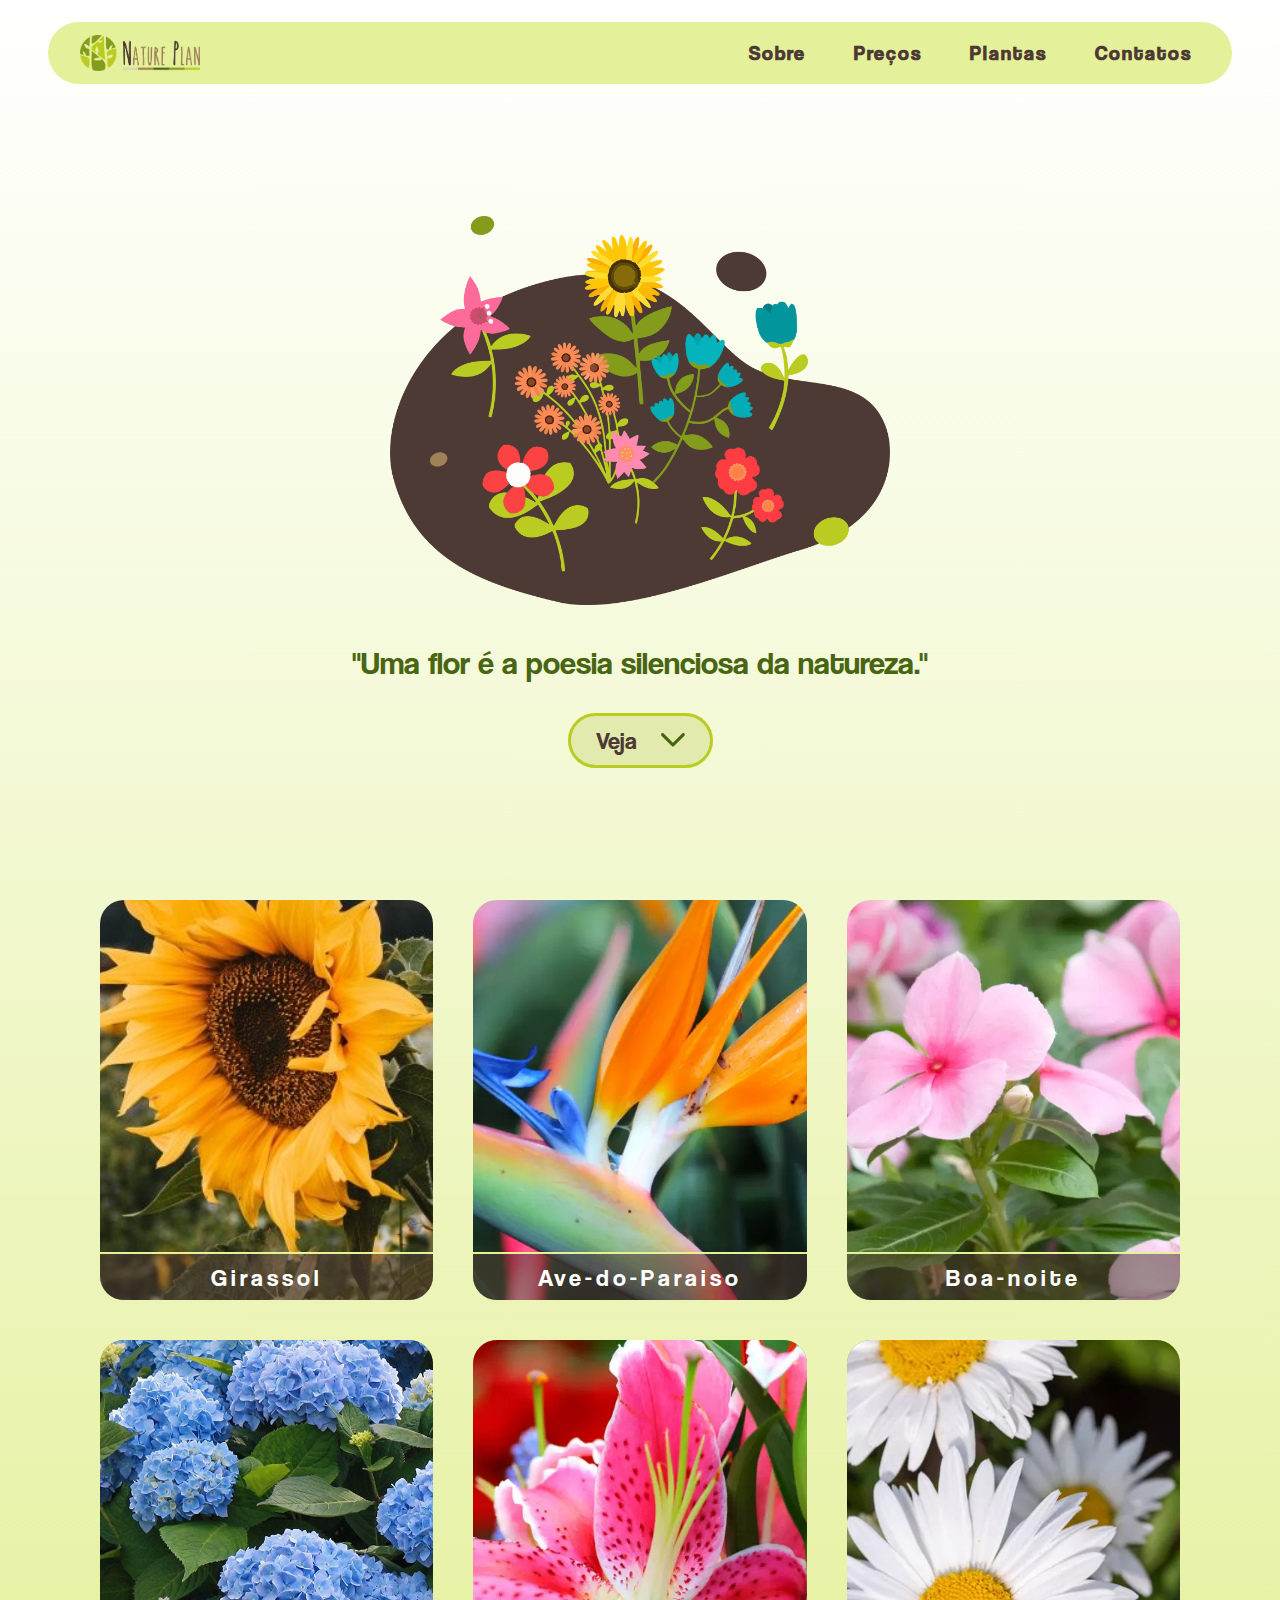
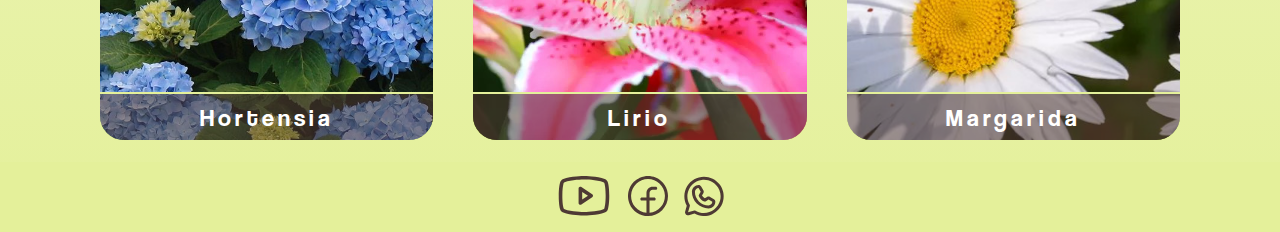
<file: flores.html>
<!DOCTYPE html>
<html lang="en">
<head>
    <meta charset="UTF-8">
    <meta http-equiv="X-UA-Compatible" content="IE=edge">
    <meta name="viewport" content="width=device-width, initial-scale=1.0">
    <title>NaturePlan - Flores</title>

    <link rel="preconnect" href="https://fonts.googleapis.com">
    <link rel="preconnect" href="https://fonts.gstatic.com" crossorigin>
    <link href="https://fonts.googleapis.com/css2?family=Anton&family=Indie+Flower&family=Inter:wght@400;700&display=swap" rel="stylesheet">
    <link rel="shortcut icon" href="./images/favicon.png" type="image/x-icon">

    <link rel="stylesheet" href="./styles/flores.css">
    <script src="./js/menu.js" defer></script>
</head>
<body>
    <div class="wrapper">      
        <header class="header">
            <img id="logo" src="./images/nature-plan-logo-variacao1.png" alt="imagem do logo nature plan">
                <div class="menu">
                    <div class="btn-mobile">
                        <div class="icon-menu">
                            <svg class="open-menu-icon" width="62" height="42" viewBox="0 0 62 42" fill="none" xmlns="http://www.w3.org/2000/svg">
                                <path d="M3.44445 41.5C2.46853 41.5 1.6499 41.1693 0.988567 40.508C0.327234 39.8467 -0.00228438 39.0292 1.19185e-05 38.0556C1.19185e-05 37.0796 0.330679 36.261 0.992012 35.5997C1.65334 34.9384 2.47083 34.6088 3.44445 34.6111H58.5555C59.5315 34.6111 60.3501 34.9418 61.0114 35.6031C61.6728 36.2645 62.0023 37.0819 62 38.0556C62 39.0315 61.6693 39.8501 61.008 40.5115C60.3467 41.1728 59.5292 41.5023 58.5555 41.5H3.44445ZM3.44445 24.2778C2.46853 24.2778 1.6499 23.9471 0.988567 23.2858C0.327234 22.6245 -0.00228438 21.807 1.19185e-05 20.8334C1.19185e-05 19.8574 0.330679 19.0388 0.992012 18.3775C1.65334 17.7161 2.47083 17.3866 3.44445 17.3889H58.5555C59.5315 17.3889 60.3501 17.7196 61.0114 18.3809C61.6728 19.0422 62.0023 19.8597 62 20.8334C62 21.8093 61.6693 22.6279 61.008 23.2892C60.3467 23.9506 59.5292 24.2801 58.5555 24.2778H3.44445ZM3.44445 7.05559C2.46853 7.05559 1.6499 6.72492 0.988567 6.06358C0.327234 5.40225 -0.00228438 4.58477 1.19185e-05 3.61114C1.19185e-05 2.63522 0.330679 1.81659 0.992012 1.15525C1.65334 0.493922 2.47083 0.164403 3.44445 0.166699H58.5555C59.5315 0.166699 60.3501 0.497366 61.0114 1.1587C61.6728 1.82003 62.0023 2.63751 62 3.61114C62 4.58707 61.6693 5.4057 61.008 6.06703C60.3467 6.72836 59.5292 7.05788 58.5555 7.05559H3.44445Z" fill="white"/>
                            </svg>
                        </div>
                        <div class="icon-menu">
                            <svg class="close-menu-icon hide" width="39" height="39" viewBox="0 0 39 39" fill="none" xmlns="http://www.w3.org/2000/svg">
                                <path fill-rule="evenodd" clip-rule="evenodd" d="M19.3628 23.01L34.2124 37.8596C34.7075 38.3378 35.3705 38.6024 36.0588 38.5964C36.7471 38.5904 37.4055 38.3143 37.8922 37.8276C38.3788 37.3409 38.6549 36.6826 38.6609 35.9943C38.6669 35.306 38.4023 34.6429 37.9241 34.1479L23.0745 19.2982L37.9241 4.44862C38.4023 3.95354 38.6669 3.29046 38.6609 2.60219C38.6549 1.91392 38.3788 1.25554 37.8922 0.768845C37.4055 0.282149 36.7471 0.00608008 36.0588 9.92319e-05C35.3705 -0.00588162 34.7075 0.258703 34.2124 0.736868L19.3628 15.5865L4.51313 0.736868C4.01582 0.270524 3.35659 0.0159529 2.67492 0.027022C1.99326 0.0380911 1.34264 0.313932 0.860731 0.796178C0.378827 1.27842 0.103445 1.92924 0.0928586 2.61091C0.0822718 3.29259 0.337309 3.95164 0.804006 4.44862L15.651 19.2982L0.801381 34.1479C0.550666 34.39 0.350689 34.6797 0.213115 34.9999C0.0755419 35.3202 0.00312788 35.6646 9.91122e-05 36.0132C-0.00292966 36.3617 0.0634868 36.7074 0.195474 37.03C0.327461 37.3526 0.522376 37.6457 0.768844 37.8922C1.01531 38.1386 1.3084 38.3335 1.631 38.4655C1.9536 38.5975 2.29926 38.6639 2.64781 38.6609C2.99635 38.6579 3.34081 38.5855 3.66107 38.4479C3.98133 38.3103 4.27098 38.1103 4.51313 37.8596L19.3628 23.01Z" fill="white"/>
                            </svg>
                        </div>
                    </div>
                    <div class="nav">
                        <a href="sobre.html">Sobre</a>
                        <a href="prices.html">Preços</a>
                        <a href="main.html">Plantas</a>
                        <a href="contato.html">Contatos</a>
                    </div>
                </div>
        </header>
        <main>
            <div class="box-description">
                <img src="./images/flores-cover-image.png" alt="imagem flat design para flores">
                <p>"Uma flor é a poesia silenciosa da natureza."</p>
            </div>
            <div class="box-button">
                <a class="button" href="#box-grid">
                    <p>Veja</p>
                    <svg class="arrow" viewBox="0 0 37 21" fill="none" xmlns="http://www.w3.org/2000/svg">
                        <path d="M0.727459 0.72748C1.21245 0.242492 1.78667 -1.53094e-06 2.45013 -1.50194e-06C3.1136 -1.47294e-06 3.68718 0.242492 4.17087 0.72748L18.381 14.9376L32.6397 0.678982C33.0923 0.226327 33.6581 -1.37797e-07 34.3371 -1.08117e-07C35.0161 -7.84381e-08 35.5981 0.242494 36.0831 0.727482C36.5681 1.21247 36.8105 1.78669 36.8105 2.45016C36.8105 3.11362 36.5681 3.6872 36.0831 4.17089L19.739 20.4665C19.545 20.6605 19.3348 20.7982 19.1085 20.8797C18.8822 20.9612 18.6397 21.0013 18.381 21C18.1224 21 17.8799 20.9592 17.6535 20.8778C17.4272 20.7963 17.217 20.6592 17.023 20.4665L0.678959 4.12239C0.226303 3.66974 -2.30242e-05 3.11168 -2.29952e-05 2.44822C-2.29662e-05 1.78475 0.24247 1.21117 0.727459 0.72748Z" fill="black"/>
                    </svg>
                </a>
            </div>
        </main>
        <section id="box-grid">
            <div class="box-flor">
                <img src="./images/image-flor-girassol.jpg" alt="imagem de um girassol">
                <div class="box-text">
                    <p>Girassol</p>
                </div>
            </div>
            <div class="box-flor">
                <img src="./images/imagem-flor-ave-do-paraiso.jpg" alt="imagem de um girassol">
                <div class="box-text">
                    <p>Ave-do-Paraiso</p>
                </div>
            </div>
            <div class="box-flor">
                <img src="./images/imagem-flor-boa-noite.jpg" alt="imagem de um girassol">
                <div class="box-text">
                    <p>Boa-noite</p>
                </div>
            </div>
            <div class="box-flor">
                <img src="./images/imagem-flor-hortensia.jpg" alt="imagem de um girassol">
                <div class="box-text">
                    <p>Hortensia</p>
                </div>
            </div>
            <div class="box-flor">
                <img src="./images/imagem-flor-lirio.jpg" alt="imagem de um girassol">
                <div class="box-text">
                    <p>Lirio</p>
                </div>
            </div>
            <div class="box-flor">
                <img src="./images/imagem-flor-margarida.jpg" alt="imagem de um girassol">
                <div class="box-text">
                    <p>Margarida</p>
                </div>
            </div>
        </section>
    </div>
    <footer>
        <a href="#">
            <svg class="icon" width="72" height="57" viewBox="0 0 72 57" fill="none" xmlns="http://www.w3.org/2000/svg">
                <path d="M47.7 26.0036L32.2714 15.7179C31.881 15.4697 31.4327 15.3274 30.9706 15.3049C30.5085 15.2823 30.0485 15.3804 29.6357 15.5893C29.2246 15.8112 28.8817 16.1409 28.6439 16.5429C28.406 16.945 28.2822 17.4043 28.2857 17.8714V38.4429C28.2822 38.91 28.406 39.3693 28.6439 39.7714C28.8817 40.1734 29.2246 40.5031 29.6357 40.725C30.0149 40.9149 30.4331 41.014 30.8571 41.0143C31.3582 41.0089 31.8479 40.8643 32.2714 40.5964L47.7 30.3107C48.0581 30.077 48.3524 29.7577 48.556 29.3817C48.7597 29.0057 48.8663 28.5848 48.8663 28.1571C48.8663 27.7295 48.7597 27.3086 48.556 26.9326C48.3524 26.5566 48.0581 26.2373 47.7 26.0036ZM33.4286 33.6536V22.6607L41.6571 28.1571L33.4286 33.6536ZM70.1679 9.45001C69.8724 8.26498 69.2941 7.16926 68.4823 6.25675C67.6706 5.34425 66.6497 4.64218 65.5071 4.21072C54.5143 -0.0321362 36.9643 7.16064e-06 36 7.16064e-06C35.0357 7.16064e-06 17.4857 -0.0321362 6.49286 4.21072C5.35031 4.64218 4.32942 5.34425 3.51768 6.25675C2.70595 7.16926 2.12758 8.26498 1.83214 9.45001C0.996429 12.6322 0 18.4821 0 28.1571C0 37.8321 0.996429 43.6821 1.83214 46.8643C2.12758 48.0493 2.70595 49.145 3.51768 50.0575C4.32942 50.97 5.35031 51.6721 6.49286 52.1036C17.0357 56.1857 33.5571 56.3143 35.775 56.3143H36.225C38.4429 56.3143 54.9643 56.1857 65.5071 52.1036C66.6497 51.6721 67.6706 50.97 68.4823 50.0575C69.2941 49.145 69.8724 48.0493 70.1679 46.8643C71.0036 43.6821 72 37.8321 72 28.1571C72 18.4821 71.0036 12.6322 70.1679 9.45001ZM65.1857 45.5786C65.0908 45.9675 64.9041 46.328 64.6412 46.63C64.3784 46.932 64.0471 47.1666 63.675 47.3143C53.4857 51.2357 36.1929 51.1714 36 51.1714H35.9679C35.8071 51.1714 18.5143 51.2357 8.325 47.3143C7.9529 47.1666 7.62158 46.932 7.35875 46.63C7.09592 46.328 6.90923 45.9675 6.81429 45.5786C6.04286 42.6536 5.14286 37.2857 5.14286 28.1571C5.14286 19.0286 6.04286 13.6607 6.81429 10.7357C6.90923 10.3468 7.09592 9.98628 7.35875 9.68431C7.62158 9.38234 7.9529 9.14769 8.325 9.00001C18.1286 5.23929 34.5857 5.14286 35.9357 5.14286H36C36.1929 5.14286 53.4857 5.07858 63.675 9.00001C64.0471 9.14769 64.3784 9.38234 64.6412 9.68431C64.9041 9.98628 65.0908 10.3468 65.1857 10.7357C65.9571 13.6607 66.8571 19.0286 66.8571 28.1571C66.8571 37.2857 65.9571 42.6536 65.1857 45.5786Z" fill="#9F8257"/>
            </svg>
        </a>
        <a href="#">
            <svg class="icon" width="56" height="56" viewBox="0 0 56 56" fill="none" xmlns="http://www.w3.org/2000/svg">
                <path d="M56 28C56 22.4621 54.3578 17.0486 51.2812 12.444C48.2045 7.83947 43.8315 4.25064 38.7151 2.13139C33.5988 0.012132 27.9689 -0.542361 22.5375 0.538025C17.106 1.61841 12.1169 4.28515 8.20102 8.20102C4.28515 12.1169 1.61841 17.106 0.538025 22.5375C-0.542361 27.9689 0.012132 33.5988 2.13139 38.7151C4.25064 43.8315 7.83947 48.2045 12.444 51.2812C17.0486 54.3578 22.4621 56 28 56C35.4239 55.9929 42.5416 53.0406 47.7911 47.7911C53.0406 42.5416 55.9929 35.4239 56 28ZM30.1539 51.5846V34.4615H36.6154C37.1866 34.4615 37.7345 34.2346 38.1384 33.8307C38.5423 33.4268 38.7692 32.8789 38.7692 32.3077C38.7692 31.7365 38.5423 31.1886 38.1384 30.7847C37.7345 30.3808 37.1866 30.1539 36.6154 30.1539H30.1539V23.6923C30.1539 22.5498 30.6077 21.4542 31.4155 20.6463C32.2234 19.8385 33.3191 19.3846 34.4615 19.3846H38.7692C39.3405 19.3846 39.8883 19.1577 40.2922 18.7538C40.6962 18.3499 40.9231 17.802 40.9231 17.2308C40.9231 16.6595 40.6962 16.1117 40.2922 15.7078C39.8883 15.3039 39.3405 15.0769 38.7692 15.0769H34.4615C32.1788 15.084 29.9916 15.994 28.3774 17.6082C26.7632 19.2223 25.8533 21.4096 25.8462 23.6923V30.1539H19.3846C18.8134 30.1539 18.2656 30.3808 17.8616 30.7847C17.4577 31.1886 17.2308 31.7365 17.2308 32.3077C17.2308 32.8789 17.4577 33.4268 17.8616 33.8307C18.2656 34.2346 18.8134 34.4615 19.3846 34.4615H25.8462V51.5846C19.7745 51.0304 14.1501 48.1567 10.1431 43.5614C6.13608 38.9662 4.05482 33.003 4.33224 26.9124C4.60966 20.8217 7.22441 15.0725 11.6326 10.8605C16.0408 6.64856 21.9031 4.29812 28 4.29812C34.097 4.29812 39.9592 6.64856 44.3674 10.8605C48.7756 15.0725 51.3904 20.8217 51.6678 26.9124C51.9452 33.003 49.8639 38.9662 45.8569 43.5614C41.8499 48.1567 36.2256 51.0304 30.1539 51.5846Z" fill="#9F8257"/>
            </svg>
        </a>
        <a href="#">
            <svg class="icon" width="56" height="57" viewBox="0 0 56 57" fill="none" xmlns="http://www.w3.org/2000/svg">
                <path d="M28.003 0.998291C23.14 0.997922 18.3608 2.26406 14.1358 4.67204C9.91086 7.08002 6.38587 10.5468 3.9079 14.7311C1.42993 18.9154 0.0844167 23.6729 0.00384446 28.5352C-0.0767278 33.3976 1.11041 38.197 3.44839 42.4611L1.15986 50.5383C0.946364 51.2743 0.934363 52.0541 1.12511 52.7964C1.31585 53.5386 1.70234 54.216 2.24423 54.7579C2.78613 55.2998 3.46355 55.6863 4.20579 55.8771C4.94802 56.0678 5.72785 56.0558 6.46387 55.8423L14.541 53.5538C18.2842 55.6054 22.4469 56.774 26.711 56.9704C30.975 57.1668 35.2275 56.3857 39.1434 54.6868C43.0593 52.9879 46.535 50.4162 49.3048 47.1683C52.0745 43.9204 54.0651 40.0823 55.1243 35.9472C56.1835 31.8122 56.2832 27.4897 55.416 23.3101C54.5487 19.1306 52.7374 15.2047 50.1204 11.8324C47.5035 8.46019 44.1502 5.73088 40.3168 3.85313C36.4835 1.97537 32.2716 0.998882 28.003 0.998291ZM28.003 52.6922C23.7499 52.6883 19.5755 51.5447 15.9142 49.3806C15.5763 49.1922 15.1971 49.0905 14.8103 49.0844C14.6101 49.0847 14.4109 49.1119 14.218 49.1652L5.27921 51.723L7.83699 42.7842C7.91567 42.5014 7.93715 42.2057 7.90016 41.9144C7.86318 41.6232 7.76848 41.3422 7.6216 41.088C4.95439 36.5922 3.84891 31.3405 4.47733 26.1509C5.10576 20.9613 7.43281 16.1253 11.096 12.396C14.7592 8.66674 19.5529 6.25365 24.7304 5.53259C29.908 4.81154 35.1786 5.82301 39.7214 8.40945C44.2641 10.9959 47.824 15.0121 49.8465 19.8325C51.869 24.6529 52.2405 30.0068 50.9032 35.0603C49.5659 40.1139 46.5949 44.5833 42.4529 47.7724C38.3109 50.9615 33.2305 52.6912 28.003 52.6922ZM42.1381 33.0647L36.6187 29.9146C35.9576 29.5342 35.2065 29.3384 34.4439 29.3479C33.6813 29.3574 32.9353 29.5717 32.2839 29.9684L29.08 31.88C27.4455 30.9189 26.0833 29.5566 25.1221 27.9222L27.0337 24.7183C27.4305 24.0669 27.6448 23.3209 27.6543 22.5583C27.6637 21.7957 27.468 21.0445 27.0876 20.3835L23.9375 14.8641C23.5872 14.2519 23.0817 13.7429 22.4719 13.3884C21.8621 13.0338 21.1696 12.8464 20.4643 12.8448C17.8983 12.8448 15.437 13.8623 13.6201 15.6742C11.8032 17.4861 10.7788 19.9445 10.7717 22.5105C10.7717 28.7968 13.2671 34.826 17.7096 39.2735C22.1521 43.7211 28.1785 46.2233 34.4647 46.2305H34.4917C37.0576 46.2233 39.5161 45.199 41.328 43.3821C43.1399 41.5651 44.1574 39.1038 44.1574 36.5379C44.1558 35.8325 43.9683 35.1401 43.6138 34.5303C43.2593 33.9205 42.7503 33.415 42.1381 33.0647ZM34.4917 41.9226C31.9414 41.9262 29.4156 41.4265 27.0588 40.4522C24.702 39.4779 22.5606 38.0482 20.7573 36.2449C18.954 34.4416 17.5243 32.3002 16.55 29.9434C15.5757 27.5866 15.076 25.0607 15.0795 22.5105C15.0791 21.1125 15.6251 19.7697 16.6009 18.7687C17.5768 17.7677 18.9052 17.1878 20.3028 17.1526L23.3452 22.5105L20.8143 26.7106C20.6391 27.0102 20.538 27.3473 20.5193 27.6938C20.5005 28.0403 20.5648 28.3863 20.7066 28.703C22.2072 32.0886 24.9135 34.795 28.2992 36.2956C28.6159 36.4374 28.9619 36.5016 29.3084 36.4829C29.6549 36.4642 29.992 36.363 30.2915 36.1879L34.4917 33.657L39.8495 36.6994C39.8144 38.0969 39.2344 39.4254 38.2334 40.4013C37.2324 41.3771 35.8896 41.9231 34.4917 41.9226Z" fill="#9F8257"/>
            </svg>
        </a>
    </footer>
</body>
</html>
</file>
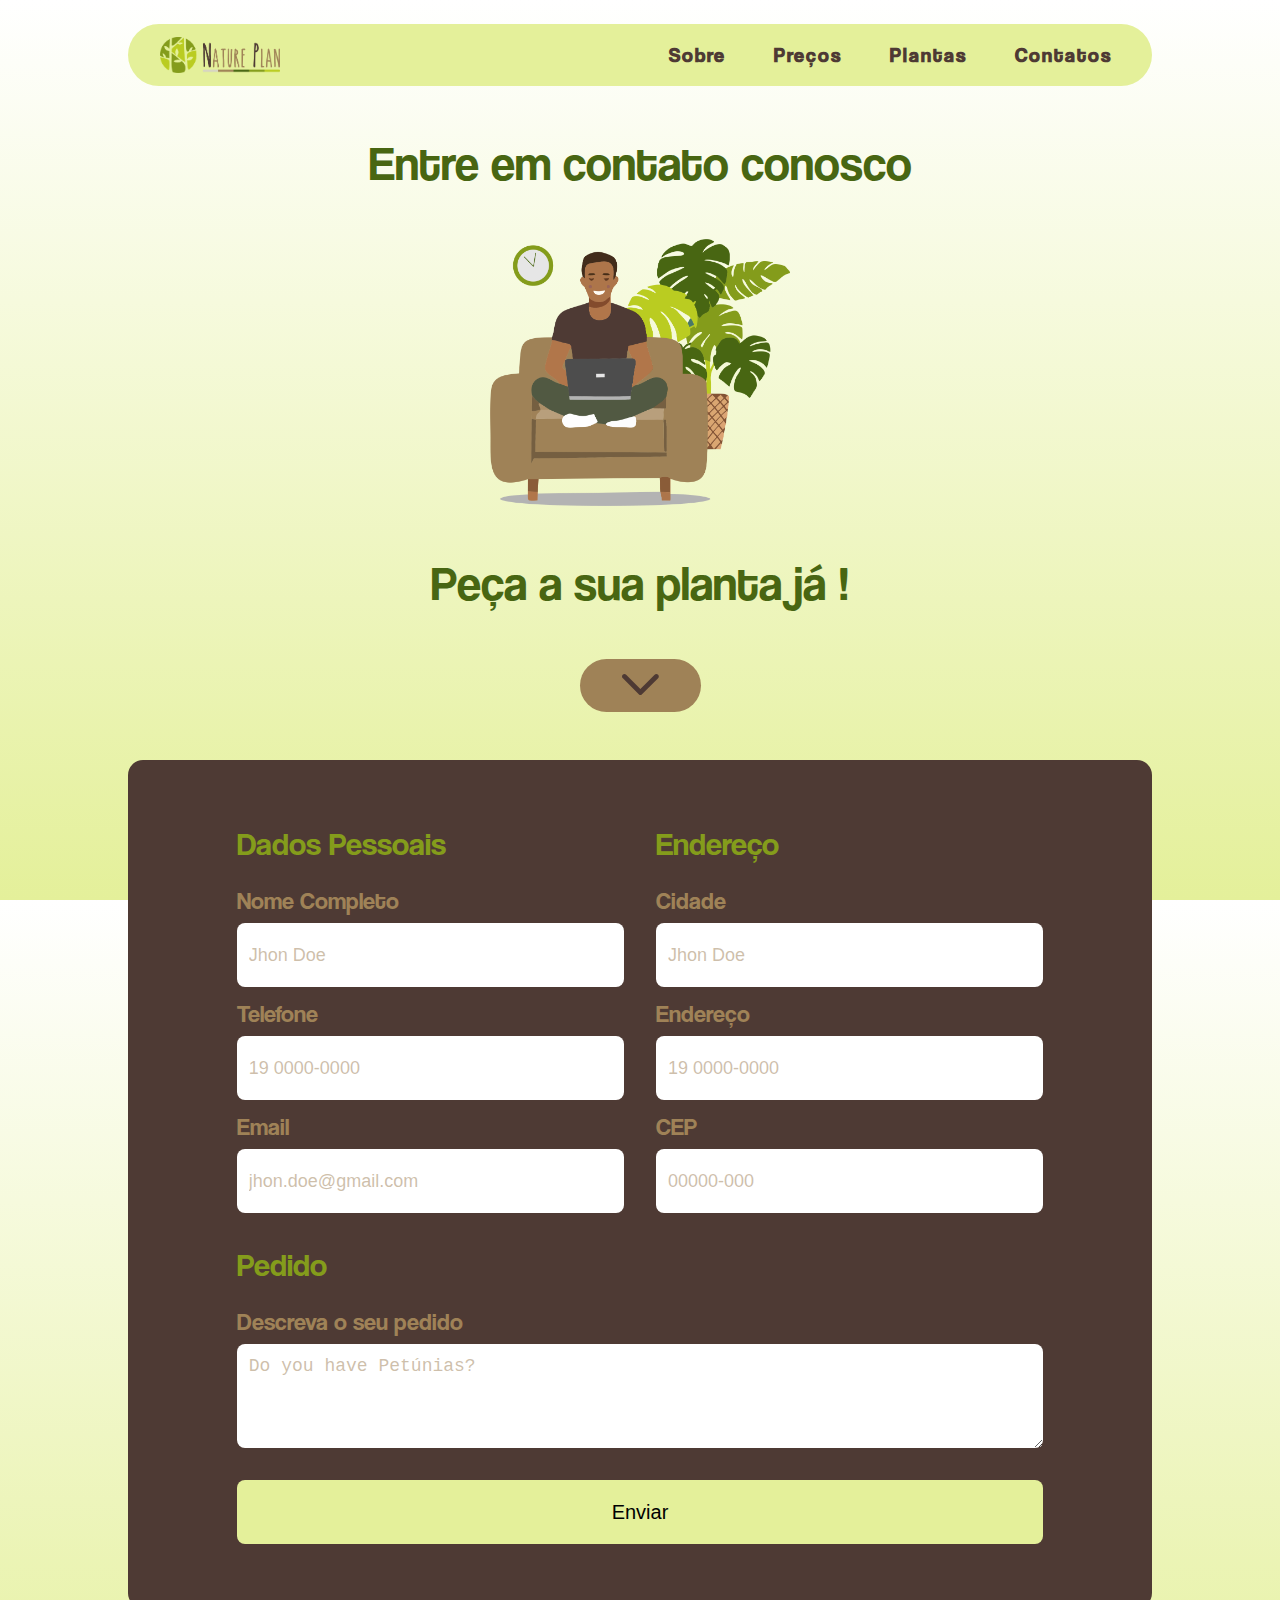
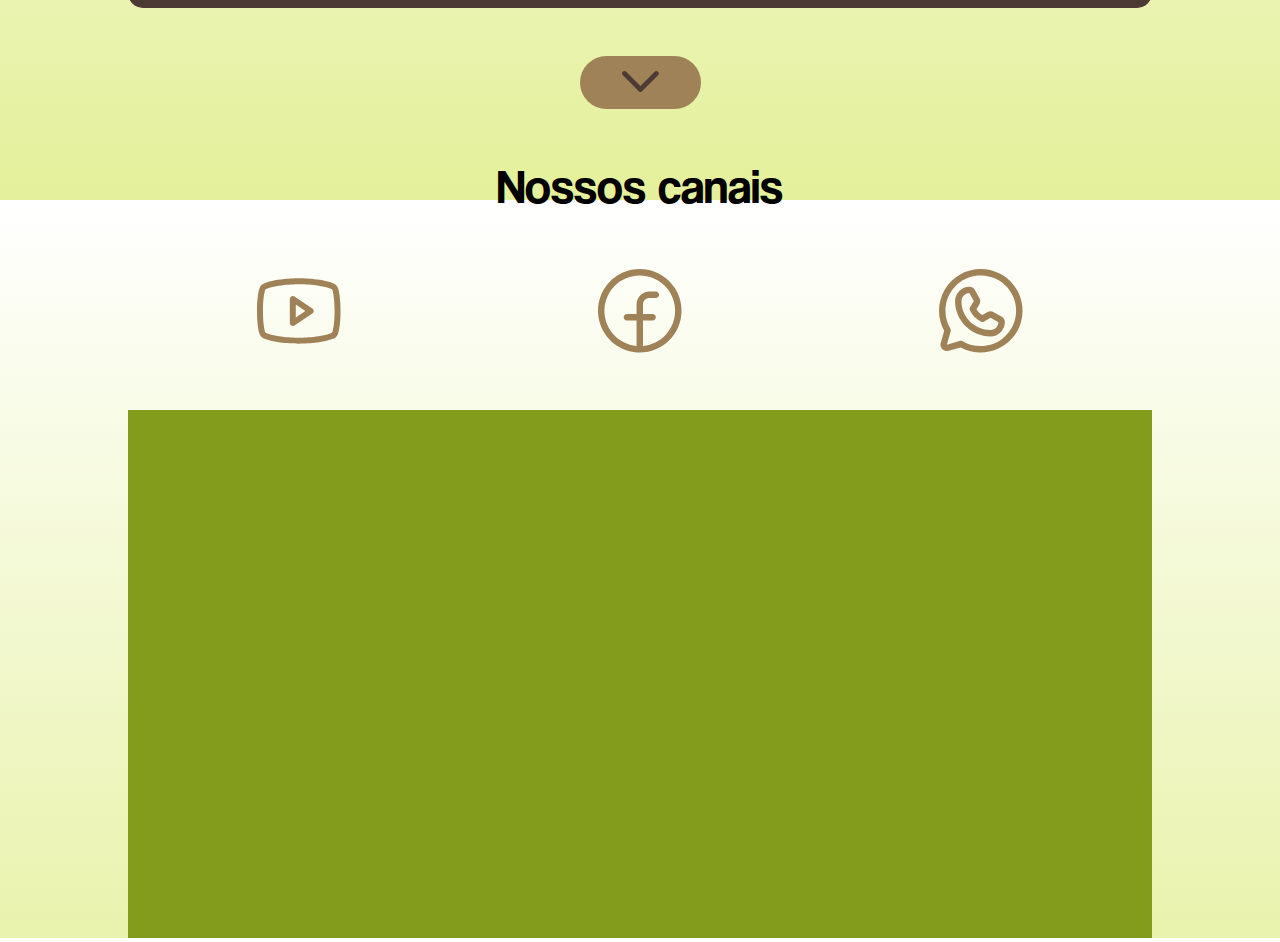
<file: formulario.html>
<!DOCTYPE html>
<html lang="en">
<head>
    <meta charset="UTF-8">
    <meta http-equiv="X-UA-Compatible" content="IE=edge">
    <meta name="viewport" content="width=device-width, initial-scale=1.0">
    <title>NaturePlan - Formulario</title>

    <link rel="preconnect" href="https://fonts.googleapis.com">
    <link rel="preconnect" href="https://fonts.gstatic.com" crossorigin>
    <link href="https://fonts.googleapis.com/css2?family=Anton&family=Indie+Flower&family=Inter:wght@400;700&display=swap" rel="stylesheet">
    <link rel="shortcut icon" href="./images/favicon.png" type="image/x-icon">
    <link rel="stylesheet" href="./styles/form.css">
</head>
<body>
    <div class="wrapper">    
        <div class="container">
            <header class="header">
                <img id="logo" src="./images/nature-plan-logo-variacao1.png" alt="imagem do logo nature plan">
                    <div class="menu">
                        <div class="btn-mobile">
                            <div class="icon-menu">
                                <svg class="open-menu-icon" width="62" height="42" viewBox="0 0 62 42" fill="none" xmlns="http://www.w3.org/2000/svg">
                                    <path d="M3.44445 41.5C2.46853 41.5 1.6499 41.1693 0.988567 40.508C0.327234 39.8467 -0.00228438 39.0292 1.19185e-05 38.0556C1.19185e-05 37.0796 0.330679 36.261 0.992012 35.5997C1.65334 34.9384 2.47083 34.6088 3.44445 34.6111H58.5555C59.5315 34.6111 60.3501 34.9418 61.0114 35.6031C61.6728 36.2645 62.0023 37.0819 62 38.0556C62 39.0315 61.6693 39.8501 61.008 40.5115C60.3467 41.1728 59.5292 41.5023 58.5555 41.5H3.44445ZM3.44445 24.2778C2.46853 24.2778 1.6499 23.9471 0.988567 23.2858C0.327234 22.6245 -0.00228438 21.807 1.19185e-05 20.8334C1.19185e-05 19.8574 0.330679 19.0388 0.992012 18.3775C1.65334 17.7161 2.47083 17.3866 3.44445 17.3889H58.5555C59.5315 17.3889 60.3501 17.7196 61.0114 18.3809C61.6728 19.0422 62.0023 19.8597 62 20.8334C62 21.8093 61.6693 22.6279 61.008 23.2892C60.3467 23.9506 59.5292 24.2801 58.5555 24.2778H3.44445ZM3.44445 7.05559C2.46853 7.05559 1.6499 6.72492 0.988567 6.06358C0.327234 5.40225 -0.00228438 4.58477 1.19185e-05 3.61114C1.19185e-05 2.63522 0.330679 1.81659 0.992012 1.15525C1.65334 0.493922 2.47083 0.164403 3.44445 0.166699H58.5555C59.5315 0.166699 60.3501 0.497366 61.0114 1.1587C61.6728 1.82003 62.0023 2.63751 62 3.61114C62 4.58707 61.6693 5.4057 61.008 6.06703C60.3467 6.72836 59.5292 7.05788 58.5555 7.05559H3.44445Z" fill="white"/>
                                </svg>
                            </div>
                            <div class="icon-menu">
                                <svg class="close-menu-icon hide" width="39" height="39" viewBox="0 0 39 39" fill="none" xmlns="http://www.w3.org/2000/svg">
                                    <path fill-rule="evenodd" clip-rule="evenodd" d="M19.3628 23.01L34.2124 37.8596C34.7075 38.3378 35.3705 38.6024 36.0588 38.5964C36.7471 38.5904 37.4055 38.3143 37.8922 37.8276C38.3788 37.3409 38.6549 36.6826 38.6609 35.9943C38.6669 35.306 38.4023 34.6429 37.9241 34.1479L23.0745 19.2982L37.9241 4.44862C38.4023 3.95354 38.6669 3.29046 38.6609 2.60219C38.6549 1.91392 38.3788 1.25554 37.8922 0.768845C37.4055 0.282149 36.7471 0.00608008 36.0588 9.92319e-05C35.3705 -0.00588162 34.7075 0.258703 34.2124 0.736868L19.3628 15.5865L4.51313 0.736868C4.01582 0.270524 3.35659 0.0159529 2.67492 0.027022C1.99326 0.0380911 1.34264 0.313932 0.860731 0.796178C0.378827 1.27842 0.103445 1.92924 0.0928586 2.61091C0.0822718 3.29259 0.337309 3.95164 0.804006 4.44862L15.651 19.2982L0.801381 34.1479C0.550666 34.39 0.350689 34.6797 0.213115 34.9999C0.0755419 35.3202 0.00312788 35.6646 9.91122e-05 36.0132C-0.00292966 36.3617 0.0634868 36.7074 0.195474 37.03C0.327461 37.3526 0.522376 37.6457 0.768844 37.8922C1.01531 38.1386 1.3084 38.3335 1.631 38.4655C1.9536 38.5975 2.29926 38.6639 2.64781 38.6609C2.99635 38.6579 3.34081 38.5855 3.66107 38.4479C3.98133 38.3103 4.27098 38.1103 4.51313 37.8596L19.3628 23.01Z" fill="white"/>
                                </svg>
                            </div>
                        </div>
                        <div class="nav">
                            <a href="sobre.html">Sobre</a>
                            <a href="prices.html">Preços</a>
                            <a href="main.html">Plantas</a>
                            <a href="contato.html">Contatos</a>
                        </div>             
                    </div>
            </header>
            <main>
                <p>Entre em contato conosco</p>
                <img class="cover-page" src="images/form-cover-image.png" alt="imagem de um menino sentado em uma potrona">
                <p>Peça a sua planta já !</p>
                <a class="button-page" href="#formulario">
                    <svg class="arrow" width="37" height="21" viewBox="0 0 37 21" fill="none" xmlns="http://www.w3.org/2000/svg">
                        <path d="M0.727459 0.72748C1.21245 0.242492 1.78667 -1.53094e-06 2.45014 -1.50194e-06C3.1136 -1.47294e-06 3.68718 0.242492 4.17087 0.72748L18.381 14.9376L32.6397 0.678982C33.0923 0.226327 33.6581 -1.37797e-07 34.3371 -1.08117e-07C35.0161 -7.84381e-08 35.5981 0.242494 36.0831 0.727482C36.5681 1.21247 36.8105 1.78669 36.8105 2.45016C36.8105 3.11362 36.5681 3.6872 36.0831 4.17089L19.739 20.4665C19.545 20.6605 19.3348 20.7982 19.1085 20.8797C18.8822 20.9612 18.6397 21.0013 18.381 21C18.1224 21 17.8799 20.9592 17.6535 20.8778C17.4272 20.7963 17.217 20.6592 17.023 20.4665L0.67896 4.12239C0.226305 3.66974 -2.31443e-05 3.11168 -2.31153e-05 2.44822C-2.30863e-05 1.78475 0.242471 1.21117 0.727459 0.72748Z" fill="black"/>
                    </svg>                        
                </a>
            </main>
            <section id="formulario">
                <form action="https://formspree.io/f/mwkjbqga" method="POST">
                    <div class="extern-form">
                        <div class="box-form">
                            <p>Dados Pessoais</p>
                            <div class="intern-form">
                                <label for="nome">Nome Completo</label>
                                <input type="text"  name="nome" placeholder="Jhon Doe">
                            </div>
                            <div class="intern-form">
                                <label for="tel">Telefone</label>
                                <input type="tel"  name="tel" placeholder="19 0000-0000">
                            </div>
                            <div class="intern-form">
                                <label for="email">Email</label>
                                <input type="email"  name="email" placeholder="jhon.doe@gmail.com">
                            </div>
                        </div>
                        <div class="box-form">
                            <p>Endereço</p>
                            <div class="intern-form">
                                <label for="cidade">Cidade</label>
                                <input type="text"  name="cidade" placeholder="Jhon Doe">
                            </div>
                            <div class="intern-form">
                                <label for="endereco">Endereço</label>
                                <input type="text"  name="endereco" placeholder="19 0000-0000">
                            </div>
                            <div class="intern-form">
                                <label for="cep">CEP</label>
                                <input type="text" name="cep" placeholder="00000-000">
                            </div>
                        </div>
                    </div>
                    <div class="extern-form">
                        <div class="box-form">
                            <p>Pedido</p>
                            <div class="intern-form">
                                <label for="">Descreva o seu pedido</label>
                                <textarea class="textarea" type="textarea"  name="pedido" rows="4" cols="50" placeholder="Do you have Petúnias?"></textarea>
                            </div>
                        </div>
                    </div>
                    <button class="button-submit" type="submit">Enviar</button>
                </form>
            </section>
            
            <section id="canais">
                <a class="button-page" href="#iframes">
                    <svg class="arrow" width="37" height="21" viewBox="0 0 37 21" fill="none" xmlns="http://www.w3.org/2000/svg">
                        <path d="M0.727459 0.72748C1.21245 0.242492 1.78667 -1.53094e-06 2.45014 -1.50194e-06C3.1136 -1.47294e-06 3.68718 0.242492 4.17087 0.72748L18.381 14.9376L32.6397 0.678982C33.0923 0.226327 33.6581 -1.37797e-07 34.3371 -1.08117e-07C35.0161 -7.84381e-08 35.5981 0.242494 36.0831 0.727482C36.5681 1.21247 36.8105 1.78669 36.8105 2.45016C36.8105 3.11362 36.5681 3.6872 36.0831 4.17089L19.739 20.4665C19.545 20.6605 19.3348 20.7982 19.1085 20.8797C18.8822 20.9612 18.6397 21.0013 18.381 21C18.1224 21 17.8799 20.9592 17.6535 20.8778C17.4272 20.7963 17.217 20.6592 17.023 20.4665L0.67896 4.12239C0.226305 3.66974 -2.31443e-05 3.11168 -2.31153e-05 2.44822C-2.30863e-05 1.78475 0.242471 1.21117 0.727459 0.72748Z" fill="black"/>
                    </svg>                        
                </a>
                <p>Nossos canais</p>
                <div class="icons">
                    <a href="#">
                        <svg class="youtube" width="126" height="98" viewBox="0 0 126 98" fill="none" xmlns="http://www.w3.org/2000/svg">
                            <path d="M83.0091 45.2523L56.1598 27.3527C55.4803 26.9209 54.7001 26.6733 53.896 26.634C53.0919 26.5948 52.2913 26.7654 51.573 27.129C50.8576 27.5151 50.2609 28.0888 49.847 28.7886C49.4331 29.4883 49.2176 30.2875 49.2237 31.1004V66.8995C49.2176 67.7124 49.4331 68.5117 49.847 69.2114C50.2609 69.9111 50.8576 70.4848 51.573 70.871C52.2329 71.2015 52.9606 71.3738 53.6986 71.3744C54.5706 71.3651 55.4227 71.1133 56.1598 70.6472L83.0091 52.7477C83.6323 52.341 84.1443 51.7854 84.4987 51.131C84.8531 50.4766 85.0387 49.7442 85.0387 49C85.0387 48.2558 84.8531 47.5233 84.4987 46.869C84.1443 46.2146 83.6323 45.6589 83.0091 45.2523ZM58.1735 58.565V39.4349L72.4931 49L58.1735 58.565ZM122.108 16.4452C121.594 14.383 120.588 12.4762 119.175 10.8882C117.763 9.30024 115.986 8.07847 113.998 7.32763C94.8675 -0.0559245 64.3264 1.24612e-05 62.6483 1.24612e-05C60.9703 1.24612e-05 30.4292 -0.0559245 11.2991 7.32763C9.31078 8.07847 7.53419 9.30024 6.12158 10.8882C4.70897 12.4762 3.70248 14.383 3.18835 16.4452C1.73402 21.9829 0 32.1632 0 49C0 65.8367 1.73402 76.0171 3.18835 81.5547C3.70248 83.617 4.70897 85.5238 6.12158 87.1117C7.53419 88.6997 9.31078 89.9215 11.2991 90.6723C29.6461 97.7762 58.3972 97.9999 62.2568 97.9999H63.0399C66.8995 97.9999 95.6506 97.7762 113.998 90.6723C115.986 89.9215 117.763 88.6997 119.175 87.1117C120.588 85.5238 121.594 83.617 122.108 81.5547C123.563 76.0171 125.297 65.8367 125.297 49C125.297 32.1632 123.563 21.9829 122.108 16.4452ZM113.438 79.3173C113.273 79.9941 112.948 80.6215 112.491 81.147C112.033 81.6725 111.457 82.0808 110.809 82.3378C93.0776 89.162 62.984 89.0502 62.6483 89.0502H62.5924C62.3127 89.0502 32.2192 89.162 14.4874 82.3378C13.8399 82.0808 13.2633 81.6725 12.8059 81.147C12.3486 80.6215 12.0237 79.9941 11.8584 79.3173C10.516 74.2271 8.94976 64.8858 8.94976 49C8.94976 33.1141 10.516 23.7728 11.8584 18.6826C12.0237 18.0058 12.3486 17.3785 12.8059 16.8529C13.2633 16.3274 13.8399 15.9191 14.4874 15.6621C31.5479 9.11759 60.1872 8.94978 62.5365 8.94978H62.6483C62.984 8.94978 93.0776 8.83791 110.809 15.6621C111.457 15.9191 112.033 16.3274 112.491 16.8529C112.948 17.3785 113.273 18.0058 113.438 18.6826C114.781 23.7728 116.347 33.1141 116.347 49C116.347 64.8858 114.781 74.2271 113.438 79.3173Z" fill="black"/>
                        </svg>
                    </a>

                    <a href="#">
                        <svg class="facebook" width="98" height="98" viewBox="0 0 98 98" fill="none" xmlns="http://www.w3.org/2000/svg">
                            <path d="M97.453 48.7265C97.453 39.0893 94.5952 29.6686 89.2411 21.6555C83.887 13.6425 76.2769 7.3971 67.3733 3.7091C58.4697 0.0211124 48.6725 -0.943835 39.2204 0.936288C29.7684 2.81641 21.0862 7.45716 14.2717 14.2717C7.45716 21.0862 2.81641 29.7684 0.936288 39.2204C-0.943835 48.6725 0.0211124 58.4697 3.7091 67.3733C7.3971 76.2769 13.6425 83.887 21.6555 89.2411C29.6686 94.5952 39.0893 97.453 48.7265 97.453C61.6458 97.4406 74.0323 92.3029 83.1676 83.1676C92.3029 74.0323 97.4406 61.6458 97.453 48.7265ZM52.4747 89.7692V59.9711H63.7193C64.7134 59.9711 65.6667 59.5762 66.3696 58.8733C67.0726 58.1703 67.4675 57.217 67.4675 56.2229C67.4675 55.2288 67.0726 54.2754 66.3696 53.5725C65.6667 52.8696 64.7134 52.4747 63.7193 52.4747H52.4747V41.2301C52.4747 39.242 53.2645 37.3352 54.6703 35.9294C56.0762 34.5235 57.9829 33.7337 59.9711 33.7337H67.4675C68.4615 33.7337 69.4149 33.3388 70.1178 32.6359C70.8208 31.933 71.2157 30.9796 71.2157 29.9856C71.2157 28.9915 70.8208 28.0381 70.1178 27.3352C69.4149 26.6323 68.4615 26.2374 67.4675 26.2374H59.9711C55.9986 26.2497 52.1923 27.8333 49.3832 30.6423C46.5742 33.4513 44.9907 37.2576 44.9783 41.2301V52.4747H33.7337C32.7397 52.4747 31.7863 52.8696 31.0834 53.5725C30.3804 54.2754 29.9856 55.2288 29.9856 56.2229C29.9856 57.217 30.3804 58.1703 31.0834 58.8733C31.7863 59.5762 32.7397 59.9711 33.7337 59.9711H44.9783V89.7692C34.4121 88.8046 24.6245 83.8038 17.6514 75.807C10.6782 67.8102 7.05633 57.4329 7.53911 46.8338C8.02188 36.2347 12.5722 26.2296 20.2434 18.8998C27.9147 11.57 38.1164 7.47972 48.7265 7.47972C59.3366 7.47972 69.5383 11.57 77.2096 18.8998C84.8809 26.2296 89.4311 36.2347 89.9139 46.8338C90.3967 57.4329 86.7748 67.8102 79.8016 75.807C72.8285 83.8038 63.0409 88.8046 52.4747 89.7692Z" fill="black"/>
                        </svg>
                    </a>

                    <a href="#">
                        <svg class="whatsapp" width="98" height="98" viewBox="0 0 98 98" fill="none" xmlns="http://www.w3.org/2000/svg">
                            <path d="M48.7317 1.40454e-07C40.269 -0.000642314 31.952 2.20273 24.5996 6.39318C17.2472 10.5836 11.1129 16.6167 6.80064 23.8983C2.4884 31.1799 0.146905 39.4591 0.00669026 47.9207C-0.133524 56.3822 1.93238 64.7344 6.00099 72.155L2.01842 86.2111C1.64689 87.4919 1.62601 88.849 1.95794 90.1407C2.28988 91.4324 2.96247 92.6112 3.90549 93.5543C4.84851 94.4973 6.02738 95.1699 7.31904 95.5018C8.61071 95.8337 9.96779 95.8128 11.2486 95.4413L25.3048 91.4587C31.8188 95.029 39.0629 97.0627 46.4833 97.4044C53.9037 97.7462 61.304 96.3869 68.1186 93.4304C74.9332 90.474 80.9817 85.9987 85.8017 80.3466C90.6218 74.6945 94.0858 68.0152 95.929 60.8192C97.7722 53.6233 97.9459 46.1011 96.4367 38.8278C94.9274 31.5545 91.7753 24.7224 87.2212 18.8539C82.6671 12.9854 76.8315 8.23581 70.1606 4.96808C63.4897 1.70035 56.16 0.00102895 48.7317 1.40454e-07ZM48.7317 89.9594C41.3303 89.9526 34.0659 87.9626 27.6943 84.1964C27.1064 83.8686 26.4464 83.6916 25.7733 83.681C25.425 83.6815 25.0783 83.7288 24.7425 83.8216L9.18706 88.2727L13.6382 72.7172C13.7751 72.225 13.8125 71.7104 13.7481 71.2035C13.6838 70.6967 13.5189 70.2078 13.2633 69.7654C8.62179 61.9416 6.69799 52.8024 7.7916 43.7714C8.88521 34.7403 12.9348 26.3244 19.3097 19.8347C25.6845 13.3449 34.0266 9.14554 43.0367 7.89074C52.0468 6.63594 61.2189 8.39613 69.1244 12.8971C77.0299 17.3982 83.2249 24.3873 86.7445 32.7759C90.264 41.1645 90.9106 50.4815 88.5834 59.2758C86.2562 68.0702 81.0859 75.848 73.8779 81.3977C66.6698 86.9475 57.8287 89.9577 48.7317 89.9594ZM73.33 55.803L63.725 50.321C62.5746 49.659 61.2675 49.3184 59.9404 49.3349C58.6133 49.3514 57.315 49.7244 56.1815 50.4148L50.6059 53.7414C47.7616 52.0687 45.391 49.6981 43.7184 46.8539L47.045 41.2783C47.7354 40.1447 48.1083 38.8465 48.1248 37.5193C48.1413 36.1922 47.8007 34.8851 47.1387 33.7348L41.6568 24.1297C41.0472 23.0644 40.1674 22.1785 39.1063 21.5616C38.0451 20.9446 36.8401 20.6184 35.6126 20.6157C31.1472 20.6157 26.864 22.3863 23.7021 25.5395C20.5402 28.6926 18.7576 32.9709 18.7452 37.4362C18.7452 48.3758 23.0877 58.868 30.8188 66.6078C38.5498 74.3476 49.0371 78.7021 59.9766 78.7145H60.0235C64.4889 78.7021 68.7671 76.9195 71.9203 73.7576C75.0734 70.5957 76.8441 66.3125 76.844 61.8471C76.8414 60.6196 76.5151 59.4146 75.8981 58.3534C75.2812 57.2923 74.3954 56.4126 73.33 55.803ZM60.0235 71.2179C55.5855 71.224 51.1899 70.3545 47.0885 68.659C42.9872 66.9635 39.2607 64.4754 36.1225 61.3372C32.9844 58.1991 30.4963 54.4726 28.8008 50.3712C27.1053 46.2698 26.2357 41.8742 26.2419 37.4362C26.2411 35.0034 27.1912 32.6667 28.8894 30.9247C30.5877 29.1827 32.8995 28.1734 35.3315 28.1123L40.626 37.4362L36.2217 44.7454C35.9169 45.2668 35.7409 45.8533 35.7083 46.4563C35.6757 47.0594 35.7874 47.6615 36.0343 48.2126C38.6457 54.1044 43.3553 58.8141 49.2471 61.4254C49.7983 61.6723 50.4004 61.7841 51.0034 61.7515C51.6064 61.7189 52.193 61.5428 52.7143 61.238L60.0235 56.8337L69.3474 62.1282C69.2863 64.5603 68.277 66.8721 66.535 68.5703C64.793 70.2685 62.4563 71.2186 60.0235 71.2179Z" fill="black"/>
                        </svg>
                    </a>
                </div>
                <div id="iframes" class="displays">
                    <div class="display-box">
                        <iframe 
                             width="300" height="300" src="https://www.youtube.com/embed/uFNWEKHHBFQ?controls=0" title="YouTube video player" frameborder="0" allow="accelerometer; autoplay; clipboard-write; encrypted-media; gyroscope; picture-in-picture; web-share" allowfullscreen>
                        </iframe>
                    </div>
                    <div class="display-box">
                        <iframe src="https://www.natureplan.org/" frameborder="0">
                            <a href="https://www.natureplan.org/" target="_blank">Entre aqui para ver</a>
                        </iframe>
                    </div>
                    <div class="display-box">
                        <iframe src="https://www.whatsapp.com/download?lang=pt_br" frameborder="0">
                            <a href="https://www.whatsapp.com/download?lang=pt_br" target="_blank">Entre aqui para ver</a>
                        </iframe>
                    </div>
                </div>
            </section>
        </div>
    </div>
    <script src="./js/menu.js"></script>
</body>
</html>
</file>
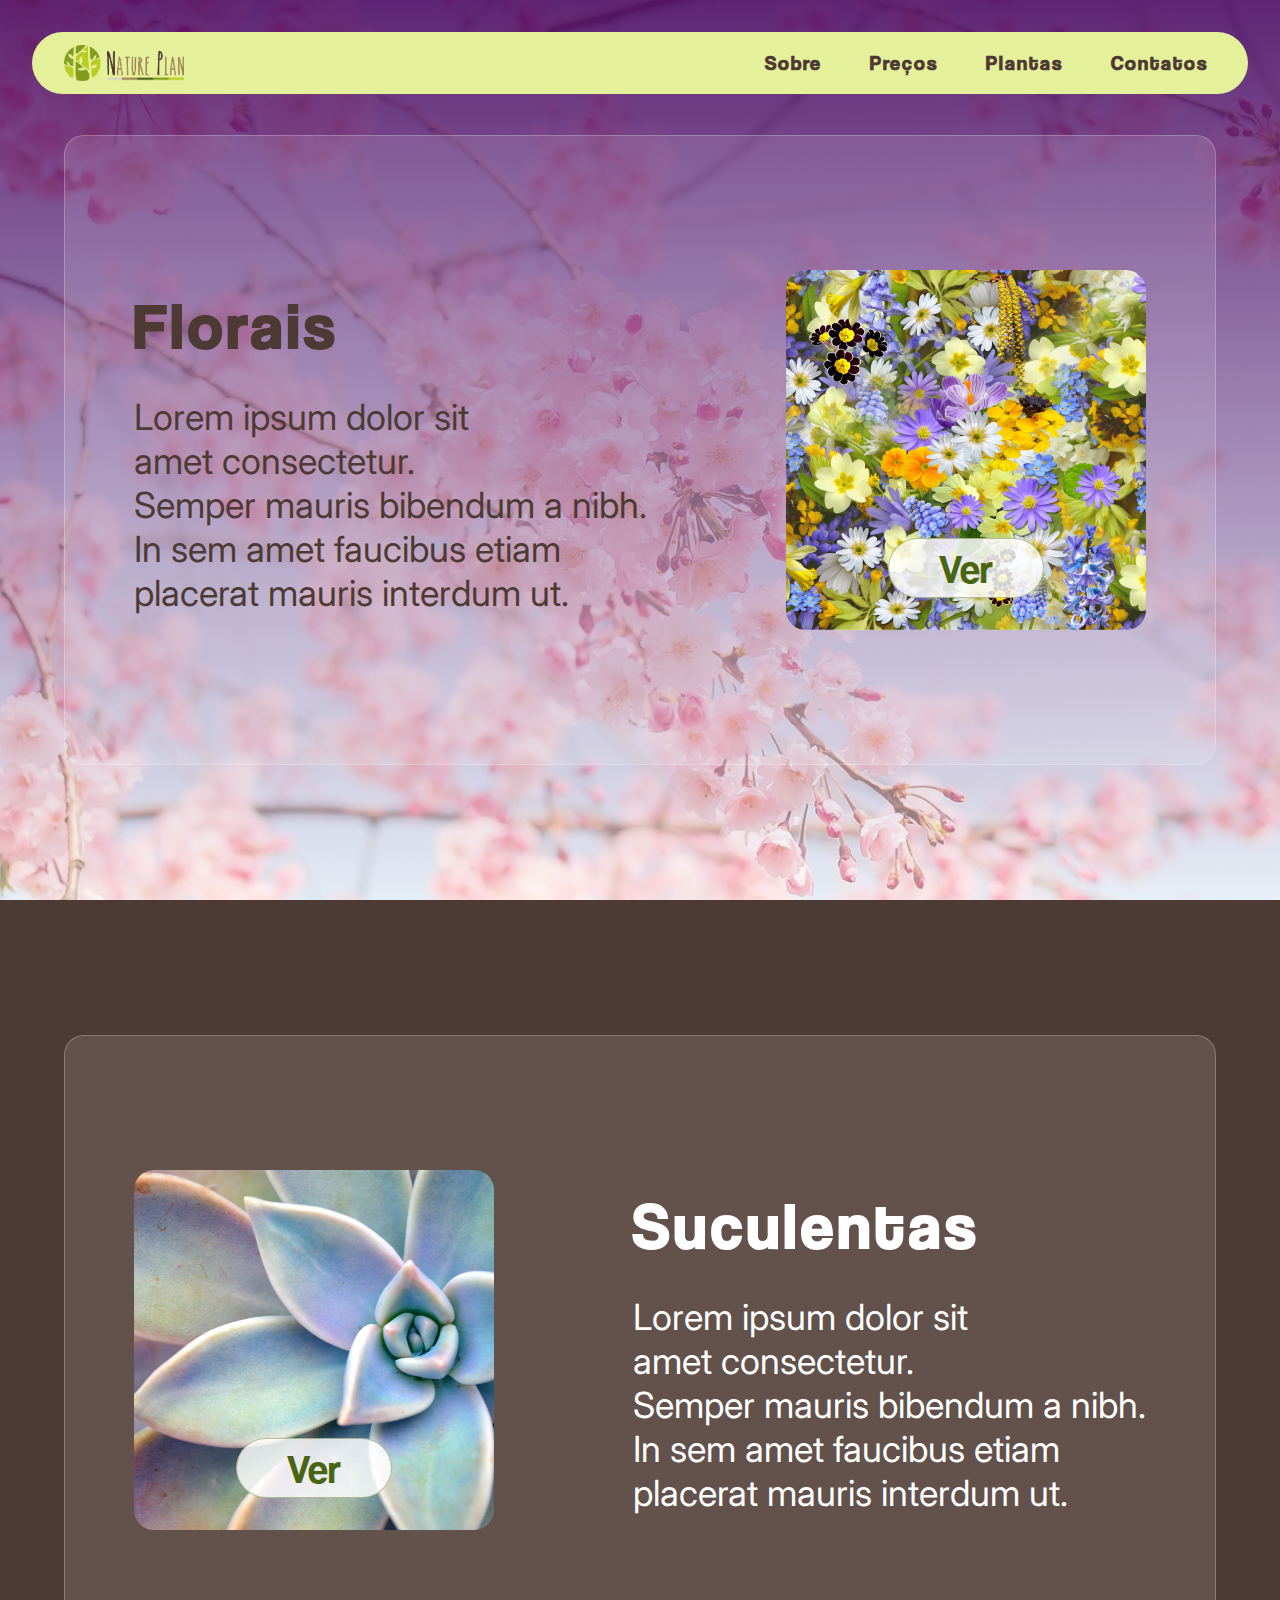
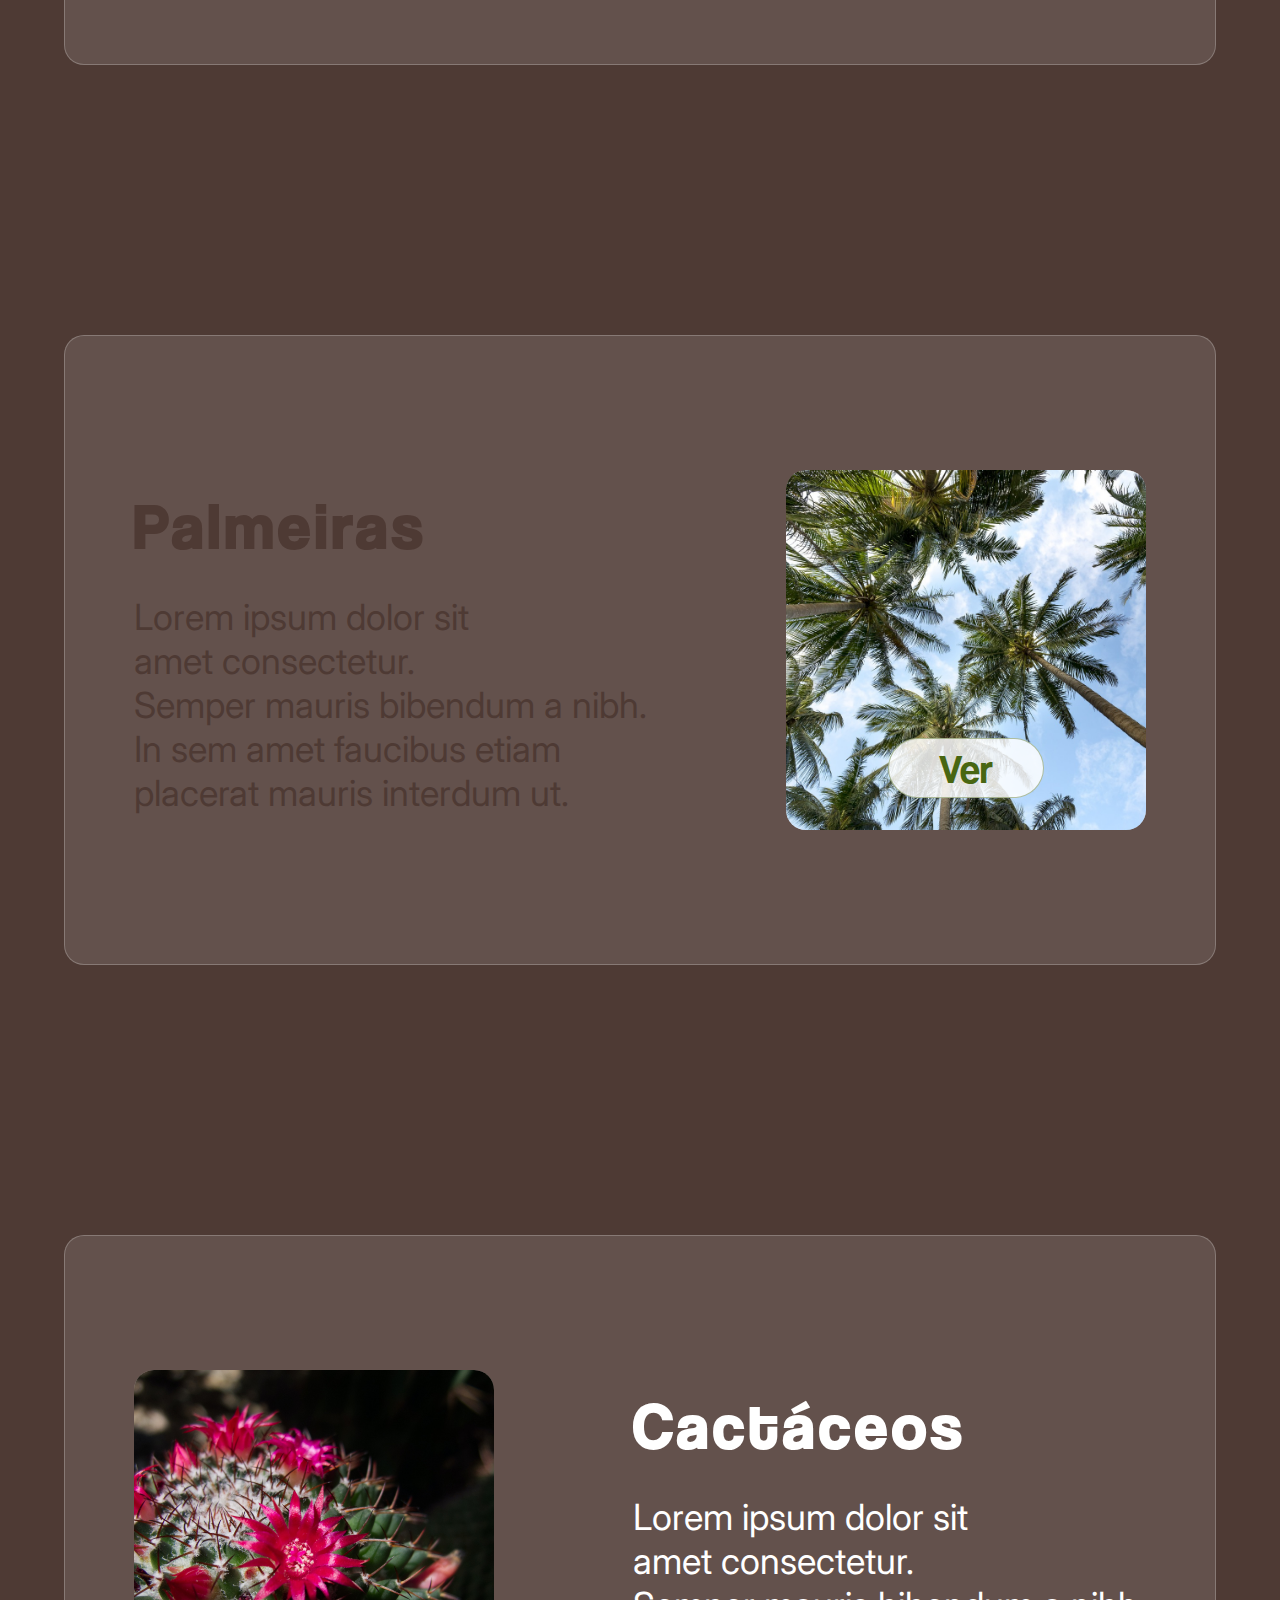
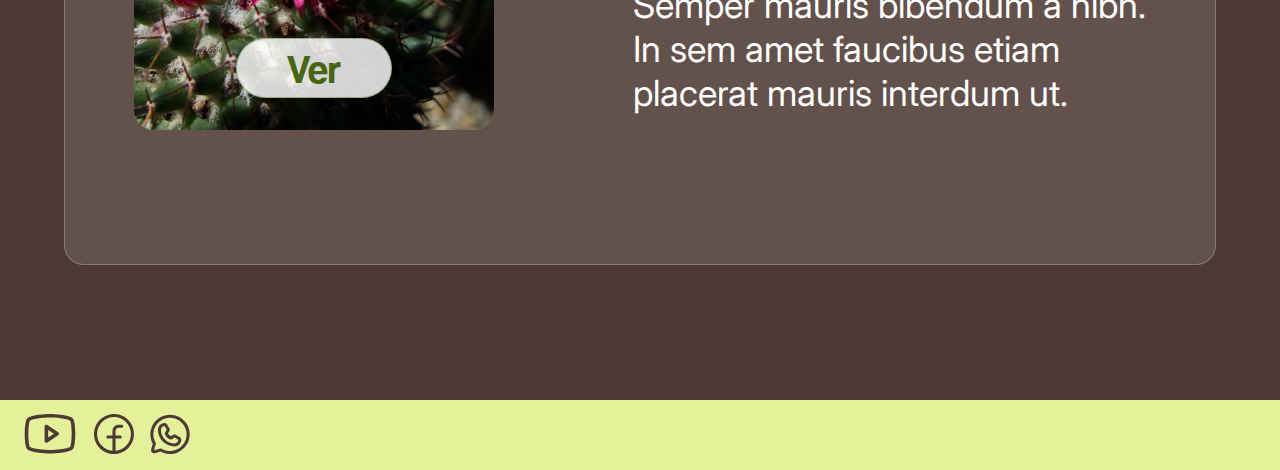
<file: main.html>
<!DOCTYPE html>
<html lang="en">
<head>
    <meta charset="UTF-8">
    <meta http-equiv="X-UA-Compatible" content="IE=edge">
    <meta name="viewport" content="width=device-width, initial-scale=1.0">
    <title>NaturePlan - Home</title>

    <link rel="preconnect" href="https://fonts.googleapis.com">
    <link rel="preconnect" href="https://fonts.gstatic.com" crossorigin>
    <link href="https://fonts.googleapis.com/css2?family=Anton&family=Indie+Flower&family=Inter:wght@400;700&display=swap" rel="stylesheet">
    <link rel="shortcut icon" href="./images/logo.png" type="image/x-icon">

    <link rel="stylesheet" href="./styles/main.css">

</head>
<body>
    <div class="wrapper">    
        <div class="container-header">
            <header class="header">
                <img id="logo" src="./images/nature-plan-logo-variacao1.png" alt="imagem do logo nature plan">
                    <div class="menu">
                        <div class="btn-mobile">
                            <div class="icon-menu">
                                <svg class="open-menu-icon" width="62" height="42" viewBox="0 0 62 42" fill="none" xmlns="http://www.w3.org/2000/svg">
                                    <path d="M3.44445 41.5C2.46853 41.5 1.6499 41.1693 0.988567 40.508C0.327234 39.8467 -0.00228438 39.0292 1.19185e-05 38.0556C1.19185e-05 37.0796 0.330679 36.261 0.992012 35.5997C1.65334 34.9384 2.47083 34.6088 3.44445 34.6111H58.5555C59.5315 34.6111 60.3501 34.9418 61.0114 35.6031C61.6728 36.2645 62.0023 37.0819 62 38.0556C62 39.0315 61.6693 39.8501 61.008 40.5115C60.3467 41.1728 59.5292 41.5023 58.5555 41.5H3.44445ZM3.44445 24.2778C2.46853 24.2778 1.6499 23.9471 0.988567 23.2858C0.327234 22.6245 -0.00228438 21.807 1.19185e-05 20.8334C1.19185e-05 19.8574 0.330679 19.0388 0.992012 18.3775C1.65334 17.7161 2.47083 17.3866 3.44445 17.3889H58.5555C59.5315 17.3889 60.3501 17.7196 61.0114 18.3809C61.6728 19.0422 62.0023 19.8597 62 20.8334C62 21.8093 61.6693 22.6279 61.008 23.2892C60.3467 23.9506 59.5292 24.2801 58.5555 24.2778H3.44445ZM3.44445 7.05559C2.46853 7.05559 1.6499 6.72492 0.988567 6.06358C0.327234 5.40225 -0.00228438 4.58477 1.19185e-05 3.61114C1.19185e-05 2.63522 0.330679 1.81659 0.992012 1.15525C1.65334 0.493922 2.47083 0.164403 3.44445 0.166699H58.5555C59.5315 0.166699 60.3501 0.497366 61.0114 1.1587C61.6728 1.82003 62.0023 2.63751 62 3.61114C62 4.58707 61.6693 5.4057 61.008 6.06703C60.3467 6.72836 59.5292 7.05788 58.5555 7.05559H3.44445Z" fill="white"/>
                                </svg>
                            </div>
                            <div class="icon-menu">
                                <svg class="close-menu-icon hide" width="39" height="39" viewBox="0 0 39 39" fill="none" xmlns="http://www.w3.org/2000/svg">
                                    <path fill-rule="evenodd" clip-rule="evenodd" d="M19.3628 23.01L34.2124 37.8596C34.7075 38.3378 35.3705 38.6024 36.0588 38.5964C36.7471 38.5904 37.4055 38.3143 37.8922 37.8276C38.3788 37.3409 38.6549 36.6826 38.6609 35.9943C38.6669 35.306 38.4023 34.6429 37.9241 34.1479L23.0745 19.2982L37.9241 4.44862C38.4023 3.95354 38.6669 3.29046 38.6609 2.60219C38.6549 1.91392 38.3788 1.25554 37.8922 0.768845C37.4055 0.282149 36.7471 0.00608008 36.0588 9.92319e-05C35.3705 -0.00588162 34.7075 0.258703 34.2124 0.736868L19.3628 15.5865L4.51313 0.736868C4.01582 0.270524 3.35659 0.0159529 2.67492 0.027022C1.99326 0.0380911 1.34264 0.313932 0.860731 0.796178C0.378827 1.27842 0.103445 1.92924 0.0928586 2.61091C0.0822718 3.29259 0.337309 3.95164 0.804006 4.44862L15.651 19.2982L0.801381 34.1479C0.550666 34.39 0.350689 34.6797 0.213115 34.9999C0.0755419 35.3202 0.00312788 35.6646 9.91122e-05 36.0132C-0.00292966 36.3617 0.0634868 36.7074 0.195474 37.03C0.327461 37.3526 0.522376 37.6457 0.768844 37.8922C1.01531 38.1386 1.3084 38.3335 1.631 38.4655C1.9536 38.5975 2.29926 38.6639 2.64781 38.6609C2.99635 38.6579 3.34081 38.5855 3.66107 38.4479C3.98133 38.3103 4.27098 38.1103 4.51313 37.8596L19.3628 23.01Z" fill="white"/>
                                </svg>
                            </div>
                        </div>
                        <div class="nav">
                            <a href="sobre.html">Sobre</a>
                            <a href="prices.html">Preços</a>
                            <a href="main.html">Plantas</a>
                            <a href="contato.html">Contatos</a>
                        </div>       
                    </div>
            </header>
        </div>
        <div class="container alt-flor">
            <section id="flores">
                <div class="box">
                    <div class="description">
                        <h1>Florais</h1>
                        <p>
                            Lorem ipsum dolor sit<br>
                            amet consectetur.<br>
                            Semper mauris bibendum a nibh.<br>
                            In sem amet faucibus etiam <br>
                            placerat mauris interdum ut.
                        </p>
                    </div>
                    <div class="card">
                        <img src="./images/image-div-flores.jpg" alt="imagem de flores coloridas">
                        <a class="button" href="flores.html">Ver</a>
                    </div>
                </div>
            </section>
        </div>
        <div class="container alt-suc">
            <section id="suculentas">
                <div class="box alt">
                    <div class="description">
                        <h1>Suculentas</h1>
                        <p>
                            Lorem ipsum dolor sit<br>
                            amet consectetur.<br>
                            Semper mauris bibendum a nibh.<br>
                            In sem amet faucibus etiam <br>
                            placerat mauris interdum ut.
                        </p>
                    </div>
                    <div class="card">
                        <img src="./images/image-background-suculentas.jpg" alt="imagem de uma suculenta">
                        <a class="button" href="suculentas.html">Ver</a>
                    </div>
                </div>
            </section>
        </div>
        <div class="container alt-palm">
            <section id="palmeiras">
                <div class="box">
                    <div class="description">
                        <h1>Palmeiras</h1>
                        <p>
                            Lorem ipsum dolor sit<br>
                            amet consectetur.<br>
                            Semper mauris bibendum a nibh.<br>
                            In sem amet faucibus etiam <br>
                            placerat mauris interdum ut.
                        </p>
                    </div>
                    <div class="card">
                        <img src="./images/image-background-palmeiras.jpg" alt="imagem de vários coqueiros">
                        <a class="button" href="palmeiras.html">Ver</a>
                    </div>
                </div>
            </section>
        </div>
        <div class="container alt-cac">
            <section id="cactaceos">
                <div class="box alt">
                    <div class="description">
                        <h1>Cactáceos</h1>
                        <p>
                            Lorem ipsum dolor sit<br>
                            amet consectetur.<br>
                            Semper mauris bibendum a nibh.<br>
                            In sem amet faucibus etiam <br>
                            placerat mauris interdum ut.
                        </p>
                    </div>
                    <div class="card">
                        <img src="./images/imagem-cacto2.jpg" alt="imagem de um cacto">
                        <a class="button" href="cactaceos.html">Ver</a>
                    </div>
                </div>
            </section>
        </div>
        <footer>
            <a href="#">
                <svg class="icon" width="72" height="57" viewBox="0 0 72 57" fill="none" xmlns="http://www.w3.org/2000/svg">
                    <path d="M47.7 26.0036L32.2714 15.7179C31.881 15.4697 31.4327 15.3274 30.9706 15.3049C30.5085 15.2823 30.0485 15.3804 29.6357 15.5893C29.2246 15.8112 28.8817 16.1409 28.6439 16.5429C28.406 16.945 28.2822 17.4043 28.2857 17.8714V38.4429C28.2822 38.91 28.406 39.3693 28.6439 39.7714C28.8817 40.1734 29.2246 40.5031 29.6357 40.725C30.0149 40.9149 30.4331 41.014 30.8571 41.0143C31.3582 41.0089 31.8479 40.8643 32.2714 40.5964L47.7 30.3107C48.0581 30.077 48.3524 29.7577 48.556 29.3817C48.7597 29.0057 48.8663 28.5848 48.8663 28.1571C48.8663 27.7295 48.7597 27.3086 48.556 26.9326C48.3524 26.5566 48.0581 26.2373 47.7 26.0036ZM33.4286 33.6536V22.6607L41.6571 28.1571L33.4286 33.6536ZM70.1679 9.45001C69.8724 8.26498 69.2941 7.16926 68.4823 6.25675C67.6706 5.34425 66.6497 4.64218 65.5071 4.21072C54.5143 -0.0321362 36.9643 7.16064e-06 36 7.16064e-06C35.0357 7.16064e-06 17.4857 -0.0321362 6.49286 4.21072C5.35031 4.64218 4.32942 5.34425 3.51768 6.25675C2.70595 7.16926 2.12758 8.26498 1.83214 9.45001C0.996429 12.6322 0 18.4821 0 28.1571C0 37.8321 0.996429 43.6821 1.83214 46.8643C2.12758 48.0493 2.70595 49.145 3.51768 50.0575C4.32942 50.97 5.35031 51.6721 6.49286 52.1036C17.0357 56.1857 33.5571 56.3143 35.775 56.3143H36.225C38.4429 56.3143 54.9643 56.1857 65.5071 52.1036C66.6497 51.6721 67.6706 50.97 68.4823 50.0575C69.2941 49.145 69.8724 48.0493 70.1679 46.8643C71.0036 43.6821 72 37.8321 72 28.1571C72 18.4821 71.0036 12.6322 70.1679 9.45001ZM65.1857 45.5786C65.0908 45.9675 64.9041 46.328 64.6412 46.63C64.3784 46.932 64.0471 47.1666 63.675 47.3143C53.4857 51.2357 36.1929 51.1714 36 51.1714H35.9679C35.8071 51.1714 18.5143 51.2357 8.325 47.3143C7.9529 47.1666 7.62158 46.932 7.35875 46.63C7.09592 46.328 6.90923 45.9675 6.81429 45.5786C6.04286 42.6536 5.14286 37.2857 5.14286 28.1571C5.14286 19.0286 6.04286 13.6607 6.81429 10.7357C6.90923 10.3468 7.09592 9.98628 7.35875 9.68431C7.62158 9.38234 7.9529 9.14769 8.325 9.00001C18.1286 5.23929 34.5857 5.14286 35.9357 5.14286H36C36.1929 5.14286 53.4857 5.07858 63.675 9.00001C64.0471 9.14769 64.3784 9.38234 64.6412 9.68431C64.9041 9.98628 65.0908 10.3468 65.1857 10.7357C65.9571 13.6607 66.8571 19.0286 66.8571 28.1571C66.8571 37.2857 65.9571 42.6536 65.1857 45.5786Z" fill="#9F8257"/>
                </svg>
            </a>
            <a href="#">
                <svg class="icon" width="56" height="56" viewBox="0 0 56 56" fill="none" xmlns="http://www.w3.org/2000/svg">
                    <path d="M56 28C56 22.4621 54.3578 17.0486 51.2812 12.444C48.2045 7.83947 43.8315 4.25064 38.7151 2.13139C33.5988 0.012132 27.9689 -0.542361 22.5375 0.538025C17.106 1.61841 12.1169 4.28515 8.20102 8.20102C4.28515 12.1169 1.61841 17.106 0.538025 22.5375C-0.542361 27.9689 0.012132 33.5988 2.13139 38.7151C4.25064 43.8315 7.83947 48.2045 12.444 51.2812C17.0486 54.3578 22.4621 56 28 56C35.4239 55.9929 42.5416 53.0406 47.7911 47.7911C53.0406 42.5416 55.9929 35.4239 56 28ZM30.1539 51.5846V34.4615H36.6154C37.1866 34.4615 37.7345 34.2346 38.1384 33.8307C38.5423 33.4268 38.7692 32.8789 38.7692 32.3077C38.7692 31.7365 38.5423 31.1886 38.1384 30.7847C37.7345 30.3808 37.1866 30.1539 36.6154 30.1539H30.1539V23.6923C30.1539 22.5498 30.6077 21.4542 31.4155 20.6463C32.2234 19.8385 33.3191 19.3846 34.4615 19.3846H38.7692C39.3405 19.3846 39.8883 19.1577 40.2922 18.7538C40.6962 18.3499 40.9231 17.802 40.9231 17.2308C40.9231 16.6595 40.6962 16.1117 40.2922 15.7078C39.8883 15.3039 39.3405 15.0769 38.7692 15.0769H34.4615C32.1788 15.084 29.9916 15.994 28.3774 17.6082C26.7632 19.2223 25.8533 21.4096 25.8462 23.6923V30.1539H19.3846C18.8134 30.1539 18.2656 30.3808 17.8616 30.7847C17.4577 31.1886 17.2308 31.7365 17.2308 32.3077C17.2308 32.8789 17.4577 33.4268 17.8616 33.8307C18.2656 34.2346 18.8134 34.4615 19.3846 34.4615H25.8462V51.5846C19.7745 51.0304 14.1501 48.1567 10.1431 43.5614C6.13608 38.9662 4.05482 33.003 4.33224 26.9124C4.60966 20.8217 7.22441 15.0725 11.6326 10.8605C16.0408 6.64856 21.9031 4.29812 28 4.29812C34.097 4.29812 39.9592 6.64856 44.3674 10.8605C48.7756 15.0725 51.3904 20.8217 51.6678 26.9124C51.9452 33.003 49.8639 38.9662 45.8569 43.5614C41.8499 48.1567 36.2256 51.0304 30.1539 51.5846Z" fill="#9F8257"/>
                </svg>
            </a>
            <a href="#">
                <svg class="icon" width="56" height="57" viewBox="0 0 56 57" fill="none" xmlns="http://www.w3.org/2000/svg">
                    <path d="M28.003 0.998291C23.14 0.997922 18.3608 2.26406 14.1358 4.67204C9.91086 7.08002 6.38587 10.5468 3.9079 14.7311C1.42993 18.9154 0.0844167 23.6729 0.00384446 28.5352C-0.0767278 33.3976 1.11041 38.197 3.44839 42.4611L1.15986 50.5383C0.946364 51.2743 0.934363 52.0541 1.12511 52.7964C1.31585 53.5386 1.70234 54.216 2.24423 54.7579C2.78613 55.2998 3.46355 55.6863 4.20579 55.8771C4.94802 56.0678 5.72785 56.0558 6.46387 55.8423L14.541 53.5538C18.2842 55.6054 22.4469 56.774 26.711 56.9704C30.975 57.1668 35.2275 56.3857 39.1434 54.6868C43.0593 52.9879 46.535 50.4162 49.3048 47.1683C52.0745 43.9204 54.0651 40.0823 55.1243 35.9472C56.1835 31.8122 56.2832 27.4897 55.416 23.3101C54.5487 19.1306 52.7374 15.2047 50.1204 11.8324C47.5035 8.46019 44.1502 5.73088 40.3168 3.85313C36.4835 1.97537 32.2716 0.998882 28.003 0.998291ZM28.003 52.6922C23.7499 52.6883 19.5755 51.5447 15.9142 49.3806C15.5763 49.1922 15.1971 49.0905 14.8103 49.0844C14.6101 49.0847 14.4109 49.1119 14.218 49.1652L5.27921 51.723L7.83699 42.7842C7.91567 42.5014 7.93715 42.2057 7.90016 41.9144C7.86318 41.6232 7.76848 41.3422 7.6216 41.088C4.95439 36.5922 3.84891 31.3405 4.47733 26.1509C5.10576 20.9613 7.43281 16.1253 11.096 12.396C14.7592 8.66674 19.5529 6.25365 24.7304 5.53259C29.908 4.81154 35.1786 5.82301 39.7214 8.40945C44.2641 10.9959 47.824 15.0121 49.8465 19.8325C51.869 24.6529 52.2405 30.0068 50.9032 35.0603C49.5659 40.1139 46.5949 44.5833 42.4529 47.7724C38.3109 50.9615 33.2305 52.6912 28.003 52.6922ZM42.1381 33.0647L36.6187 29.9146C35.9576 29.5342 35.2065 29.3384 34.4439 29.3479C33.6813 29.3574 32.9353 29.5717 32.2839 29.9684L29.08 31.88C27.4455 30.9189 26.0833 29.5566 25.1221 27.9222L27.0337 24.7183C27.4305 24.0669 27.6448 23.3209 27.6543 22.5583C27.6637 21.7957 27.468 21.0445 27.0876 20.3835L23.9375 14.8641C23.5872 14.2519 23.0817 13.7429 22.4719 13.3884C21.8621 13.0338 21.1696 12.8464 20.4643 12.8448C17.8983 12.8448 15.437 13.8623 13.6201 15.6742C11.8032 17.4861 10.7788 19.9445 10.7717 22.5105C10.7717 28.7968 13.2671 34.826 17.7096 39.2735C22.1521 43.7211 28.1785 46.2233 34.4647 46.2305H34.4917C37.0576 46.2233 39.5161 45.199 41.328 43.3821C43.1399 41.5651 44.1574 39.1038 44.1574 36.5379C44.1558 35.8325 43.9683 35.1401 43.6138 34.5303C43.2593 33.9205 42.7503 33.415 42.1381 33.0647ZM34.4917 41.9226C31.9414 41.9262 29.4156 41.4265 27.0588 40.4522C24.702 39.4779 22.5606 38.0482 20.7573 36.2449C18.954 34.4416 17.5243 32.3002 16.55 29.9434C15.5757 27.5866 15.076 25.0607 15.0795 22.5105C15.0791 21.1125 15.6251 19.7697 16.6009 18.7687C17.5768 17.7677 18.9052 17.1878 20.3028 17.1526L23.3452 22.5105L20.8143 26.7106C20.6391 27.0102 20.538 27.3473 20.5193 27.6938C20.5005 28.0403 20.5648 28.3863 20.7066 28.703C22.2072 32.0886 24.9135 34.795 28.2992 36.2956C28.6159 36.4374 28.9619 36.5016 29.3084 36.4829C29.6549 36.4642 29.992 36.363 30.2915 36.1879L34.4917 33.657L39.8495 36.6994C39.8144 38.0969 39.2344 39.4254 38.2334 40.4013C37.2324 41.3771 35.8896 41.9231 34.4917 41.9226Z" fill="#9F8257"/>
                </svg>
            </a>
        </footer>
    </div>
    <script src="./js/menu.js"></script>
</body>
</html>
</file>
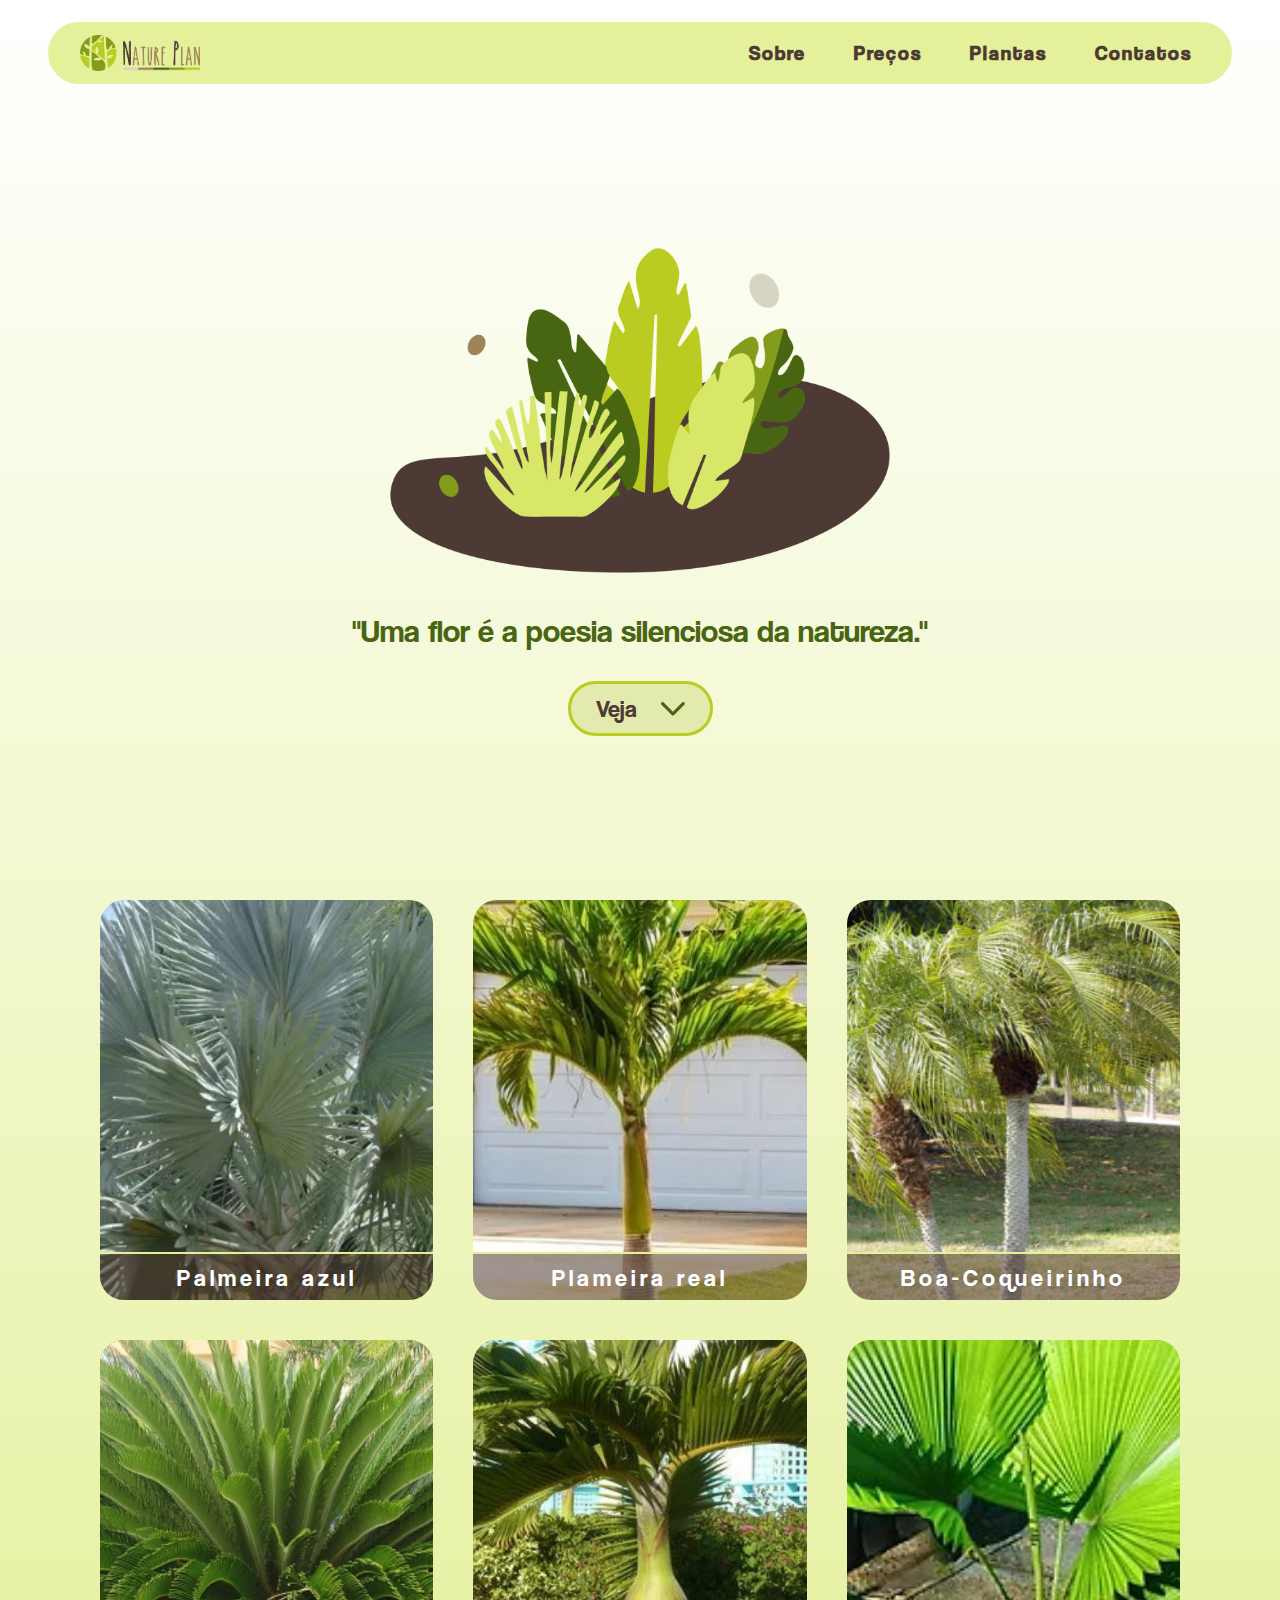
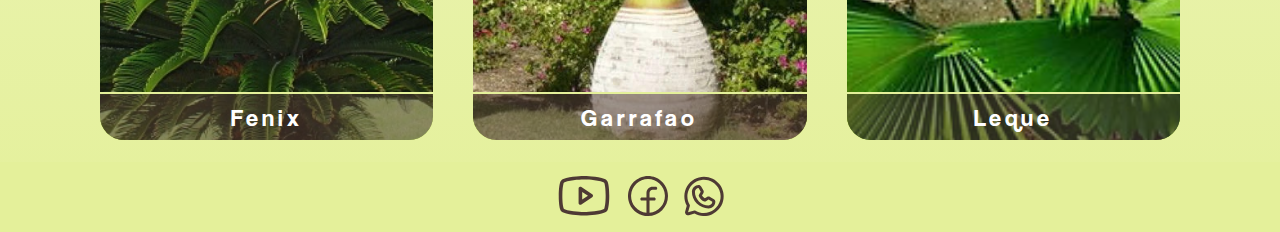
<file: palmeiras.html>
<!DOCTYPE html>
<html lang="en">
<head>
    <meta charset="UTF-8">
    <meta http-equiv="X-UA-Compatible" content="IE=edge">
    <meta name="viewport" content="width=device-width, initial-scale=1.0">
    <title>NaturePlan - Plameiras</title>

    <link rel="preconnect" href="https://fonts.googleapis.com">
    <link rel="preconnect" href="https://fonts.gstatic.com" crossorigin>
    <link href="https://fonts.googleapis.com/css2?family=Anton&family=Indie+Flower&family=Inter:wght@400;700&display=swap" rel="stylesheet">
    <link rel="shortcut icon" href="./images/favicon.png" type="image/x-icon">

    <link rel="stylesheet" href="./styles/palmeiras.css">
    <script src="./js/menu.js" defer></script>
</head>
<body>
    <div class="wrapper">      
        <header class="header">
            <img id="logo" src="./images/nature-plan-logo-variacao1.png" alt="imagem do logo nature plan">
                <div class="menu">
                    <div class="btn-mobile">
                        <div class="icon-menu">
                            <svg class="open-menu-icon" width="62" height="42" viewBox="0 0 62 42" fill="none" xmlns="http://www.w3.org/2000/svg">
                                <path d="M3.44445 41.5C2.46853 41.5 1.6499 41.1693 0.988567 40.508C0.327234 39.8467 -0.00228438 39.0292 1.19185e-05 38.0556C1.19185e-05 37.0796 0.330679 36.261 0.992012 35.5997C1.65334 34.9384 2.47083 34.6088 3.44445 34.6111H58.5555C59.5315 34.6111 60.3501 34.9418 61.0114 35.6031C61.6728 36.2645 62.0023 37.0819 62 38.0556C62 39.0315 61.6693 39.8501 61.008 40.5115C60.3467 41.1728 59.5292 41.5023 58.5555 41.5H3.44445ZM3.44445 24.2778C2.46853 24.2778 1.6499 23.9471 0.988567 23.2858C0.327234 22.6245 -0.00228438 21.807 1.19185e-05 20.8334C1.19185e-05 19.8574 0.330679 19.0388 0.992012 18.3775C1.65334 17.7161 2.47083 17.3866 3.44445 17.3889H58.5555C59.5315 17.3889 60.3501 17.7196 61.0114 18.3809C61.6728 19.0422 62.0023 19.8597 62 20.8334C62 21.8093 61.6693 22.6279 61.008 23.2892C60.3467 23.9506 59.5292 24.2801 58.5555 24.2778H3.44445ZM3.44445 7.05559C2.46853 7.05559 1.6499 6.72492 0.988567 6.06358C0.327234 5.40225 -0.00228438 4.58477 1.19185e-05 3.61114C1.19185e-05 2.63522 0.330679 1.81659 0.992012 1.15525C1.65334 0.493922 2.47083 0.164403 3.44445 0.166699H58.5555C59.5315 0.166699 60.3501 0.497366 61.0114 1.1587C61.6728 1.82003 62.0023 2.63751 62 3.61114C62 4.58707 61.6693 5.4057 61.008 6.06703C60.3467 6.72836 59.5292 7.05788 58.5555 7.05559H3.44445Z" fill="white"/>
                            </svg>
                        </div>
                        <div class="icon-menu">
                            <svg class="close-menu-icon hide" width="39" height="39" viewBox="0 0 39 39" fill="none" xmlns="http://www.w3.org/2000/svg">
                                <path fill-rule="evenodd" clip-rule="evenodd" d="M19.3628 23.01L34.2124 37.8596C34.7075 38.3378 35.3705 38.6024 36.0588 38.5964C36.7471 38.5904 37.4055 38.3143 37.8922 37.8276C38.3788 37.3409 38.6549 36.6826 38.6609 35.9943C38.6669 35.306 38.4023 34.6429 37.9241 34.1479L23.0745 19.2982L37.9241 4.44862C38.4023 3.95354 38.6669 3.29046 38.6609 2.60219C38.6549 1.91392 38.3788 1.25554 37.8922 0.768845C37.4055 0.282149 36.7471 0.00608008 36.0588 9.92319e-05C35.3705 -0.00588162 34.7075 0.258703 34.2124 0.736868L19.3628 15.5865L4.51313 0.736868C4.01582 0.270524 3.35659 0.0159529 2.67492 0.027022C1.99326 0.0380911 1.34264 0.313932 0.860731 0.796178C0.378827 1.27842 0.103445 1.92924 0.0928586 2.61091C0.0822718 3.29259 0.337309 3.95164 0.804006 4.44862L15.651 19.2982L0.801381 34.1479C0.550666 34.39 0.350689 34.6797 0.213115 34.9999C0.0755419 35.3202 0.00312788 35.6646 9.91122e-05 36.0132C-0.00292966 36.3617 0.0634868 36.7074 0.195474 37.03C0.327461 37.3526 0.522376 37.6457 0.768844 37.8922C1.01531 38.1386 1.3084 38.3335 1.631 38.4655C1.9536 38.5975 2.29926 38.6639 2.64781 38.6609C2.99635 38.6579 3.34081 38.5855 3.66107 38.4479C3.98133 38.3103 4.27098 38.1103 4.51313 37.8596L19.3628 23.01Z" fill="white"/>
                            </svg>
                        </div>
                    </div>
                    <div class="nav">
                        <a href="sobre.html">Sobre</a>
                        <a href="prices.html">Preços</a>
                        <a href="main.html">Plantas</a>
                        <a href="contato.html">Contatos</a>
                    </div>
                </div>
        </header>
        <main>
            <div class="box-description">
                <img src="./images/palmeiras-cover-image.png" alt="imagem flat design para flores">
                <p>"Uma flor é a poesia silenciosa da natureza."</p>
            </div>
            <div class="box-button">
                <a class="button" href="#box-grid">
                    <p>Veja</p>
                    <svg class="arrow" viewBox="0 0 37 21" fill="none" xmlns="http://www.w3.org/2000/svg">
                        <path d="M0.727459 0.72748C1.21245 0.242492 1.78667 -1.53094e-06 2.45013 -1.50194e-06C3.1136 -1.47294e-06 3.68718 0.242492 4.17087 0.72748L18.381 14.9376L32.6397 0.678982C33.0923 0.226327 33.6581 -1.37797e-07 34.3371 -1.08117e-07C35.0161 -7.84381e-08 35.5981 0.242494 36.0831 0.727482C36.5681 1.21247 36.8105 1.78669 36.8105 2.45016C36.8105 3.11362 36.5681 3.6872 36.0831 4.17089L19.739 20.4665C19.545 20.6605 19.3348 20.7982 19.1085 20.8797C18.8822 20.9612 18.6397 21.0013 18.381 21C18.1224 21 17.8799 20.9592 17.6535 20.8778C17.4272 20.7963 17.217 20.6592 17.023 20.4665L0.678959 4.12239C0.226303 3.66974 -2.30242e-05 3.11168 -2.29952e-05 2.44822C-2.29662e-05 1.78475 0.24247 1.21117 0.727459 0.72748Z" fill="black"/>
                    </svg>
                </a>
            </div>
        </main>
        <section id="box-grid">
            <div class="box-flor">
                <img src="./images/imagem-palmeira-azul.jpg" alt="imagem de um girassol">
                <div class="box-text">
                    <p>Palmeira azul</p>
                </div>
            </div>
            <div class="box-flor">
                <img src="./images/imagem-palmeira-palmeira-real.jpg" alt="imagem de um girassol">
                <div class="box-text">
                    <p>Plameira real</p>
                </div>
            </div>
            <div class="box-flor">
                <img src="./images/imagem-palmeira-coqueirinho.jpg" alt="imagem de um girassol">
                <div class="box-text">
                    <p>Boa-Coqueirinho</p>
                </div>
            </div>
            <div class="box-flor">
                <img src="./images/imagem-palmeira-fenix.jpg" alt="imagem de um girassol">
                <div class="box-text">
                    <p>Fenix</p>
                </div>
            </div>
            <div class="box-flor">
                <img src="./images/imagem-palmeira-garrafao.jpg" alt="imagem de um girassol">
                <div class="box-text">
                    <p>Garrafao</p>
                </div>
            </div>
            <div class="box-flor">
                <img src="./images/imagem-palmeira-leque.jpg" alt="imagem de um girassol">
                <div class="box-text">
                    <p>Leque</p>
                </div>
            </div>
        </section>
    </div>
    <footer>
        <a href="#">
            <svg class="icon" width="72" height="57" viewBox="0 0 72 57" fill="none" xmlns="http://www.w3.org/2000/svg">
                <path d="M47.7 26.0036L32.2714 15.7179C31.881 15.4697 31.4327 15.3274 30.9706 15.3049C30.5085 15.2823 30.0485 15.3804 29.6357 15.5893C29.2246 15.8112 28.8817 16.1409 28.6439 16.5429C28.406 16.945 28.2822 17.4043 28.2857 17.8714V38.4429C28.2822 38.91 28.406 39.3693 28.6439 39.7714C28.8817 40.1734 29.2246 40.5031 29.6357 40.725C30.0149 40.9149 30.4331 41.014 30.8571 41.0143C31.3582 41.0089 31.8479 40.8643 32.2714 40.5964L47.7 30.3107C48.0581 30.077 48.3524 29.7577 48.556 29.3817C48.7597 29.0057 48.8663 28.5848 48.8663 28.1571C48.8663 27.7295 48.7597 27.3086 48.556 26.9326C48.3524 26.5566 48.0581 26.2373 47.7 26.0036ZM33.4286 33.6536V22.6607L41.6571 28.1571L33.4286 33.6536ZM70.1679 9.45001C69.8724 8.26498 69.2941 7.16926 68.4823 6.25675C67.6706 5.34425 66.6497 4.64218 65.5071 4.21072C54.5143 -0.0321362 36.9643 7.16064e-06 36 7.16064e-06C35.0357 7.16064e-06 17.4857 -0.0321362 6.49286 4.21072C5.35031 4.64218 4.32942 5.34425 3.51768 6.25675C2.70595 7.16926 2.12758 8.26498 1.83214 9.45001C0.996429 12.6322 0 18.4821 0 28.1571C0 37.8321 0.996429 43.6821 1.83214 46.8643C2.12758 48.0493 2.70595 49.145 3.51768 50.0575C4.32942 50.97 5.35031 51.6721 6.49286 52.1036C17.0357 56.1857 33.5571 56.3143 35.775 56.3143H36.225C38.4429 56.3143 54.9643 56.1857 65.5071 52.1036C66.6497 51.6721 67.6706 50.97 68.4823 50.0575C69.2941 49.145 69.8724 48.0493 70.1679 46.8643C71.0036 43.6821 72 37.8321 72 28.1571C72 18.4821 71.0036 12.6322 70.1679 9.45001ZM65.1857 45.5786C65.0908 45.9675 64.9041 46.328 64.6412 46.63C64.3784 46.932 64.0471 47.1666 63.675 47.3143C53.4857 51.2357 36.1929 51.1714 36 51.1714H35.9679C35.8071 51.1714 18.5143 51.2357 8.325 47.3143C7.9529 47.1666 7.62158 46.932 7.35875 46.63C7.09592 46.328 6.90923 45.9675 6.81429 45.5786C6.04286 42.6536 5.14286 37.2857 5.14286 28.1571C5.14286 19.0286 6.04286 13.6607 6.81429 10.7357C6.90923 10.3468 7.09592 9.98628 7.35875 9.68431C7.62158 9.38234 7.9529 9.14769 8.325 9.00001C18.1286 5.23929 34.5857 5.14286 35.9357 5.14286H36C36.1929 5.14286 53.4857 5.07858 63.675 9.00001C64.0471 9.14769 64.3784 9.38234 64.6412 9.68431C64.9041 9.98628 65.0908 10.3468 65.1857 10.7357C65.9571 13.6607 66.8571 19.0286 66.8571 28.1571C66.8571 37.2857 65.9571 42.6536 65.1857 45.5786Z" fill="#9F8257"/>
            </svg>
        </a>
        <a href="#">
            <svg class="icon" width="56" height="56" viewBox="0 0 56 56" fill="none" xmlns="http://www.w3.org/2000/svg">
                <path d="M56 28C56 22.4621 54.3578 17.0486 51.2812 12.444C48.2045 7.83947 43.8315 4.25064 38.7151 2.13139C33.5988 0.012132 27.9689 -0.542361 22.5375 0.538025C17.106 1.61841 12.1169 4.28515 8.20102 8.20102C4.28515 12.1169 1.61841 17.106 0.538025 22.5375C-0.542361 27.9689 0.012132 33.5988 2.13139 38.7151C4.25064 43.8315 7.83947 48.2045 12.444 51.2812C17.0486 54.3578 22.4621 56 28 56C35.4239 55.9929 42.5416 53.0406 47.7911 47.7911C53.0406 42.5416 55.9929 35.4239 56 28ZM30.1539 51.5846V34.4615H36.6154C37.1866 34.4615 37.7345 34.2346 38.1384 33.8307C38.5423 33.4268 38.7692 32.8789 38.7692 32.3077C38.7692 31.7365 38.5423 31.1886 38.1384 30.7847C37.7345 30.3808 37.1866 30.1539 36.6154 30.1539H30.1539V23.6923C30.1539 22.5498 30.6077 21.4542 31.4155 20.6463C32.2234 19.8385 33.3191 19.3846 34.4615 19.3846H38.7692C39.3405 19.3846 39.8883 19.1577 40.2922 18.7538C40.6962 18.3499 40.9231 17.802 40.9231 17.2308C40.9231 16.6595 40.6962 16.1117 40.2922 15.7078C39.8883 15.3039 39.3405 15.0769 38.7692 15.0769H34.4615C32.1788 15.084 29.9916 15.994 28.3774 17.6082C26.7632 19.2223 25.8533 21.4096 25.8462 23.6923V30.1539H19.3846C18.8134 30.1539 18.2656 30.3808 17.8616 30.7847C17.4577 31.1886 17.2308 31.7365 17.2308 32.3077C17.2308 32.8789 17.4577 33.4268 17.8616 33.8307C18.2656 34.2346 18.8134 34.4615 19.3846 34.4615H25.8462V51.5846C19.7745 51.0304 14.1501 48.1567 10.1431 43.5614C6.13608 38.9662 4.05482 33.003 4.33224 26.9124C4.60966 20.8217 7.22441 15.0725 11.6326 10.8605C16.0408 6.64856 21.9031 4.29812 28 4.29812C34.097 4.29812 39.9592 6.64856 44.3674 10.8605C48.7756 15.0725 51.3904 20.8217 51.6678 26.9124C51.9452 33.003 49.8639 38.9662 45.8569 43.5614C41.8499 48.1567 36.2256 51.0304 30.1539 51.5846Z" fill="#9F8257"/>
            </svg>
        </a>
        <a href="#">
            <svg class="icon" width="56" height="57" viewBox="0 0 56 57" fill="none" xmlns="http://www.w3.org/2000/svg">
                <path d="M28.003 0.998291C23.14 0.997922 18.3608 2.26406 14.1358 4.67204C9.91086 7.08002 6.38587 10.5468 3.9079 14.7311C1.42993 18.9154 0.0844167 23.6729 0.00384446 28.5352C-0.0767278 33.3976 1.11041 38.197 3.44839 42.4611L1.15986 50.5383C0.946364 51.2743 0.934363 52.0541 1.12511 52.7964C1.31585 53.5386 1.70234 54.216 2.24423 54.7579C2.78613 55.2998 3.46355 55.6863 4.20579 55.8771C4.94802 56.0678 5.72785 56.0558 6.46387 55.8423L14.541 53.5538C18.2842 55.6054 22.4469 56.774 26.711 56.9704C30.975 57.1668 35.2275 56.3857 39.1434 54.6868C43.0593 52.9879 46.535 50.4162 49.3048 47.1683C52.0745 43.9204 54.0651 40.0823 55.1243 35.9472C56.1835 31.8122 56.2832 27.4897 55.416 23.3101C54.5487 19.1306 52.7374 15.2047 50.1204 11.8324C47.5035 8.46019 44.1502 5.73088 40.3168 3.85313C36.4835 1.97537 32.2716 0.998882 28.003 0.998291ZM28.003 52.6922C23.7499 52.6883 19.5755 51.5447 15.9142 49.3806C15.5763 49.1922 15.1971 49.0905 14.8103 49.0844C14.6101 49.0847 14.4109 49.1119 14.218 49.1652L5.27921 51.723L7.83699 42.7842C7.91567 42.5014 7.93715 42.2057 7.90016 41.9144C7.86318 41.6232 7.76848 41.3422 7.6216 41.088C4.95439 36.5922 3.84891 31.3405 4.47733 26.1509C5.10576 20.9613 7.43281 16.1253 11.096 12.396C14.7592 8.66674 19.5529 6.25365 24.7304 5.53259C29.908 4.81154 35.1786 5.82301 39.7214 8.40945C44.2641 10.9959 47.824 15.0121 49.8465 19.8325C51.869 24.6529 52.2405 30.0068 50.9032 35.0603C49.5659 40.1139 46.5949 44.5833 42.4529 47.7724C38.3109 50.9615 33.2305 52.6912 28.003 52.6922ZM42.1381 33.0647L36.6187 29.9146C35.9576 29.5342 35.2065 29.3384 34.4439 29.3479C33.6813 29.3574 32.9353 29.5717 32.2839 29.9684L29.08 31.88C27.4455 30.9189 26.0833 29.5566 25.1221 27.9222L27.0337 24.7183C27.4305 24.0669 27.6448 23.3209 27.6543 22.5583C27.6637 21.7957 27.468 21.0445 27.0876 20.3835L23.9375 14.8641C23.5872 14.2519 23.0817 13.7429 22.4719 13.3884C21.8621 13.0338 21.1696 12.8464 20.4643 12.8448C17.8983 12.8448 15.437 13.8623 13.6201 15.6742C11.8032 17.4861 10.7788 19.9445 10.7717 22.5105C10.7717 28.7968 13.2671 34.826 17.7096 39.2735C22.1521 43.7211 28.1785 46.2233 34.4647 46.2305H34.4917C37.0576 46.2233 39.5161 45.199 41.328 43.3821C43.1399 41.5651 44.1574 39.1038 44.1574 36.5379C44.1558 35.8325 43.9683 35.1401 43.6138 34.5303C43.2593 33.9205 42.7503 33.415 42.1381 33.0647ZM34.4917 41.9226C31.9414 41.9262 29.4156 41.4265 27.0588 40.4522C24.702 39.4779 22.5606 38.0482 20.7573 36.2449C18.954 34.4416 17.5243 32.3002 16.55 29.9434C15.5757 27.5866 15.076 25.0607 15.0795 22.5105C15.0791 21.1125 15.6251 19.7697 16.6009 18.7687C17.5768 17.7677 18.9052 17.1878 20.3028 17.1526L23.3452 22.5105L20.8143 26.7106C20.6391 27.0102 20.538 27.3473 20.5193 27.6938C20.5005 28.0403 20.5648 28.3863 20.7066 28.703C22.2072 32.0886 24.9135 34.795 28.2992 36.2956C28.6159 36.4374 28.9619 36.5016 29.3084 36.4829C29.6549 36.4642 29.992 36.363 30.2915 36.1879L34.4917 33.657L39.8495 36.6994C39.8144 38.0969 39.2344 39.4254 38.2334 40.4013C37.2324 41.3771 35.8896 41.9231 34.4917 41.9226Z" fill="#9F8257"/>
            </svg>
        </a>
    </footer>
</body>
</html>
</file>
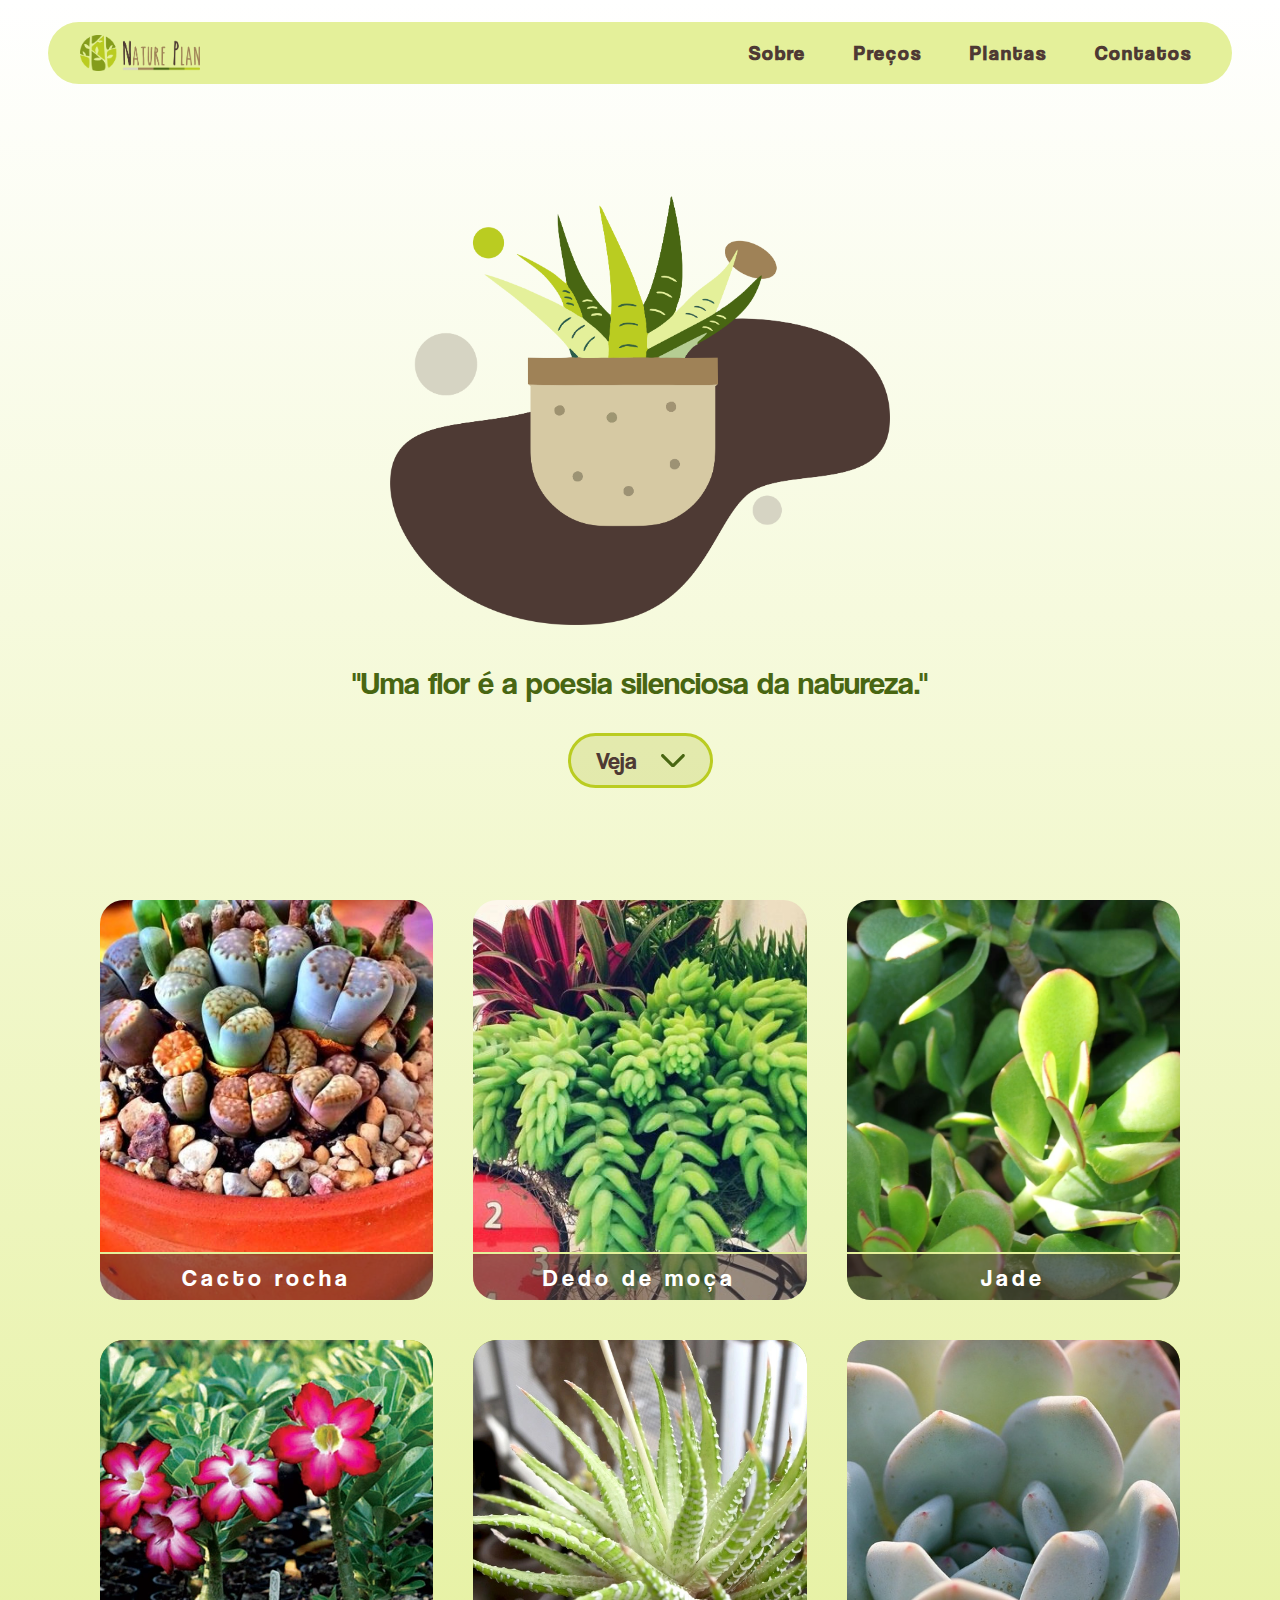
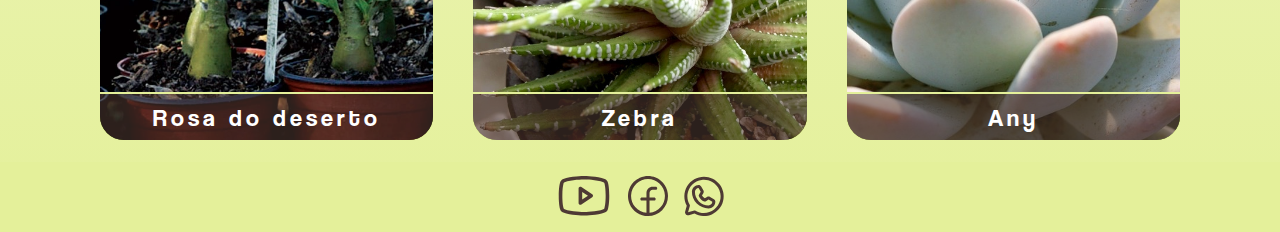
<file: suculentas.html>
<!DOCTYPE html>
<html lang="en">
<head>
    <meta charset="UTF-8">
    <meta http-equiv="X-UA-Compatible" content="IE=edge">
    <meta name="viewport" content="width=device-width, initial-scale=1.0">
    <title>NaturePlan - Suculentas</title>

    <link rel="preconnect" href="https://fonts.googleapis.com">
    <link rel="preconnect" href="https://fonts.gstatic.com" crossorigin>
    <link href="https://fonts.googleapis.com/css2?family=Anton&family=Indie+Flower&family=Inter:wght@400;700&display=swap" rel="stylesheet">
    <link rel="shortcut icon" href="./images/favicon.png" type="image/x-icon">

    <link rel="stylesheet" href="./styles/suculentas.css">
    <script src="./js/menu.js" defer></script>
</head>
<body>
    <div class="wrapper">      
        <header class="header">
            <img id="logo" src="./images/nature-plan-logo-variacao1.png" alt="imagem do logo nature plan">
                <div class="menu">
                    <div class="btn-mobile">
                        <div class="icon-menu">
                            <svg class="open-menu-icon" width="62" height="42" viewBox="0 0 62 42" fill="none" xmlns="http://www.w3.org/2000/svg">
                                <path d="M3.44445 41.5C2.46853 41.5 1.6499 41.1693 0.988567 40.508C0.327234 39.8467 -0.00228438 39.0292 1.19185e-05 38.0556C1.19185e-05 37.0796 0.330679 36.261 0.992012 35.5997C1.65334 34.9384 2.47083 34.6088 3.44445 34.6111H58.5555C59.5315 34.6111 60.3501 34.9418 61.0114 35.6031C61.6728 36.2645 62.0023 37.0819 62 38.0556C62 39.0315 61.6693 39.8501 61.008 40.5115C60.3467 41.1728 59.5292 41.5023 58.5555 41.5H3.44445ZM3.44445 24.2778C2.46853 24.2778 1.6499 23.9471 0.988567 23.2858C0.327234 22.6245 -0.00228438 21.807 1.19185e-05 20.8334C1.19185e-05 19.8574 0.330679 19.0388 0.992012 18.3775C1.65334 17.7161 2.47083 17.3866 3.44445 17.3889H58.5555C59.5315 17.3889 60.3501 17.7196 61.0114 18.3809C61.6728 19.0422 62.0023 19.8597 62 20.8334C62 21.8093 61.6693 22.6279 61.008 23.2892C60.3467 23.9506 59.5292 24.2801 58.5555 24.2778H3.44445ZM3.44445 7.05559C2.46853 7.05559 1.6499 6.72492 0.988567 6.06358C0.327234 5.40225 -0.00228438 4.58477 1.19185e-05 3.61114C1.19185e-05 2.63522 0.330679 1.81659 0.992012 1.15525C1.65334 0.493922 2.47083 0.164403 3.44445 0.166699H58.5555C59.5315 0.166699 60.3501 0.497366 61.0114 1.1587C61.6728 1.82003 62.0023 2.63751 62 3.61114C62 4.58707 61.6693 5.4057 61.008 6.06703C60.3467 6.72836 59.5292 7.05788 58.5555 7.05559H3.44445Z" fill="white"/>
                            </svg>
                        </div>
                        <div class="icon-menu">
                            <svg class="close-menu-icon hide" width="39" height="39" viewBox="0 0 39 39" fill="none" xmlns="http://www.w3.org/2000/svg">
                                <path fill-rule="evenodd" clip-rule="evenodd" d="M19.3628 23.01L34.2124 37.8596C34.7075 38.3378 35.3705 38.6024 36.0588 38.5964C36.7471 38.5904 37.4055 38.3143 37.8922 37.8276C38.3788 37.3409 38.6549 36.6826 38.6609 35.9943C38.6669 35.306 38.4023 34.6429 37.9241 34.1479L23.0745 19.2982L37.9241 4.44862C38.4023 3.95354 38.6669 3.29046 38.6609 2.60219C38.6549 1.91392 38.3788 1.25554 37.8922 0.768845C37.4055 0.282149 36.7471 0.00608008 36.0588 9.92319e-05C35.3705 -0.00588162 34.7075 0.258703 34.2124 0.736868L19.3628 15.5865L4.51313 0.736868C4.01582 0.270524 3.35659 0.0159529 2.67492 0.027022C1.99326 0.0380911 1.34264 0.313932 0.860731 0.796178C0.378827 1.27842 0.103445 1.92924 0.0928586 2.61091C0.0822718 3.29259 0.337309 3.95164 0.804006 4.44862L15.651 19.2982L0.801381 34.1479C0.550666 34.39 0.350689 34.6797 0.213115 34.9999C0.0755419 35.3202 0.00312788 35.6646 9.91122e-05 36.0132C-0.00292966 36.3617 0.0634868 36.7074 0.195474 37.03C0.327461 37.3526 0.522376 37.6457 0.768844 37.8922C1.01531 38.1386 1.3084 38.3335 1.631 38.4655C1.9536 38.5975 2.29926 38.6639 2.64781 38.6609C2.99635 38.6579 3.34081 38.5855 3.66107 38.4479C3.98133 38.3103 4.27098 38.1103 4.51313 37.8596L19.3628 23.01Z" fill="white"/>
                            </svg>
                        </div>
                    </div>
                    <div class="nav">
                        <a href="sobre.html">Sobre</a>
                        <a href="prices.html">Preços</a>
                        <a href="main.html">Plantas</a>
                        <a href="contato.html">Contatos</a>
                    </div>
                </div>
        </header>
        <main>
            <div class="box-description">
                <img src="./images/suculentas-cover-image.png" alt="imagem flat design para flores">
                <p>"Uma flor é a poesia silenciosa da natureza."</p>
            </div>
            <div class="box-button">
                <a class="button" href="#box-grid">
                    <p>Veja</p>
                    <svg class="arrow" viewBox="0 0 37 21" fill="none" xmlns="http://www.w3.org/2000/svg">
                        <path d="M0.727459 0.72748C1.21245 0.242492 1.78667 -1.53094e-06 2.45013 -1.50194e-06C3.1136 -1.47294e-06 3.68718 0.242492 4.17087 0.72748L18.381 14.9376L32.6397 0.678982C33.0923 0.226327 33.6581 -1.37797e-07 34.3371 -1.08117e-07C35.0161 -7.84381e-08 35.5981 0.242494 36.0831 0.727482C36.5681 1.21247 36.8105 1.78669 36.8105 2.45016C36.8105 3.11362 36.5681 3.6872 36.0831 4.17089L19.739 20.4665C19.545 20.6605 19.3348 20.7982 19.1085 20.8797C18.8822 20.9612 18.6397 21.0013 18.381 21C18.1224 21 17.8799 20.9592 17.6535 20.8778C17.4272 20.7963 17.217 20.6592 17.023 20.4665L0.678959 4.12239C0.226303 3.66974 -2.30242e-05 3.11168 -2.29952e-05 2.44822C-2.29662e-05 1.78475 0.24247 1.21117 0.727459 0.72748Z" fill="black"/>
                    </svg>
                </a>
            </div>
        </main>
        <section id="box-grid">
            <div class="box-flor">
                <img src="./images/imagem-suculenta-cacto-rocha.jpg" alt="imagem de um girassol">
                <div class="box-text">
                    <p>Cacto rocha</p>
                </div>
            </div>
            <div class="box-flor">
                <img src="./images/imagem-suculenta-dedo-de-moca.jpg" alt="imagem de um girassol">
                <div class="box-text">
                    <p>Dedo de moça</p>
                </div>
            </div>
            <div class="box-flor">
                <img src="./images/imagem-suculenta-jade.jpg" alt="imagem de um girassol">
                <div class="box-text">
                    <p>Jade</p>
                </div>
            </div>
            <div class="box-flor">
                <img src="./images/imagem-suculenta-rosa-do-deserto.jpg" alt="imagem de um girassol">
                <div class="box-text">
                    <p>Rosa do deserto</p>
                </div>
            </div>
            <div class="box-flor">
                <img src="./images/imagem-suculenta-zebra.jpg" alt="imagem de um girassol">
                <div class="box-text">
                    <p>Zebra</p>
                </div>
            </div>
            <div class="box-flor">
                <img src="./images/image-background-suculenta.jpg" alt="imagem de um girassol">
                <div class="box-text">
                    <p>Any</p>
                </div>
            </div>
        </section>
    </div>
    <footer>
        <a href="#">
            <svg class="icon" width="72" height="57" viewBox="0 0 72 57" fill="none" xmlns="http://www.w3.org/2000/svg">
                <path d="M47.7 26.0036L32.2714 15.7179C31.881 15.4697 31.4327 15.3274 30.9706 15.3049C30.5085 15.2823 30.0485 15.3804 29.6357 15.5893C29.2246 15.8112 28.8817 16.1409 28.6439 16.5429C28.406 16.945 28.2822 17.4043 28.2857 17.8714V38.4429C28.2822 38.91 28.406 39.3693 28.6439 39.7714C28.8817 40.1734 29.2246 40.5031 29.6357 40.725C30.0149 40.9149 30.4331 41.014 30.8571 41.0143C31.3582 41.0089 31.8479 40.8643 32.2714 40.5964L47.7 30.3107C48.0581 30.077 48.3524 29.7577 48.556 29.3817C48.7597 29.0057 48.8663 28.5848 48.8663 28.1571C48.8663 27.7295 48.7597 27.3086 48.556 26.9326C48.3524 26.5566 48.0581 26.2373 47.7 26.0036ZM33.4286 33.6536V22.6607L41.6571 28.1571L33.4286 33.6536ZM70.1679 9.45001C69.8724 8.26498 69.2941 7.16926 68.4823 6.25675C67.6706 5.34425 66.6497 4.64218 65.5071 4.21072C54.5143 -0.0321362 36.9643 7.16064e-06 36 7.16064e-06C35.0357 7.16064e-06 17.4857 -0.0321362 6.49286 4.21072C5.35031 4.64218 4.32942 5.34425 3.51768 6.25675C2.70595 7.16926 2.12758 8.26498 1.83214 9.45001C0.996429 12.6322 0 18.4821 0 28.1571C0 37.8321 0.996429 43.6821 1.83214 46.8643C2.12758 48.0493 2.70595 49.145 3.51768 50.0575C4.32942 50.97 5.35031 51.6721 6.49286 52.1036C17.0357 56.1857 33.5571 56.3143 35.775 56.3143H36.225C38.4429 56.3143 54.9643 56.1857 65.5071 52.1036C66.6497 51.6721 67.6706 50.97 68.4823 50.0575C69.2941 49.145 69.8724 48.0493 70.1679 46.8643C71.0036 43.6821 72 37.8321 72 28.1571C72 18.4821 71.0036 12.6322 70.1679 9.45001ZM65.1857 45.5786C65.0908 45.9675 64.9041 46.328 64.6412 46.63C64.3784 46.932 64.0471 47.1666 63.675 47.3143C53.4857 51.2357 36.1929 51.1714 36 51.1714H35.9679C35.8071 51.1714 18.5143 51.2357 8.325 47.3143C7.9529 47.1666 7.62158 46.932 7.35875 46.63C7.09592 46.328 6.90923 45.9675 6.81429 45.5786C6.04286 42.6536 5.14286 37.2857 5.14286 28.1571C5.14286 19.0286 6.04286 13.6607 6.81429 10.7357C6.90923 10.3468 7.09592 9.98628 7.35875 9.68431C7.62158 9.38234 7.9529 9.14769 8.325 9.00001C18.1286 5.23929 34.5857 5.14286 35.9357 5.14286H36C36.1929 5.14286 53.4857 5.07858 63.675 9.00001C64.0471 9.14769 64.3784 9.38234 64.6412 9.68431C64.9041 9.98628 65.0908 10.3468 65.1857 10.7357C65.9571 13.6607 66.8571 19.0286 66.8571 28.1571C66.8571 37.2857 65.9571 42.6536 65.1857 45.5786Z" fill="#9F8257"/>
            </svg>
        </a>
        <a href="#">
            <svg class="icon" width="56" height="56" viewBox="0 0 56 56" fill="none" xmlns="http://www.w3.org/2000/svg">
                <path d="M56 28C56 22.4621 54.3578 17.0486 51.2812 12.444C48.2045 7.83947 43.8315 4.25064 38.7151 2.13139C33.5988 0.012132 27.9689 -0.542361 22.5375 0.538025C17.106 1.61841 12.1169 4.28515 8.20102 8.20102C4.28515 12.1169 1.61841 17.106 0.538025 22.5375C-0.542361 27.9689 0.012132 33.5988 2.13139 38.7151C4.25064 43.8315 7.83947 48.2045 12.444 51.2812C17.0486 54.3578 22.4621 56 28 56C35.4239 55.9929 42.5416 53.0406 47.7911 47.7911C53.0406 42.5416 55.9929 35.4239 56 28ZM30.1539 51.5846V34.4615H36.6154C37.1866 34.4615 37.7345 34.2346 38.1384 33.8307C38.5423 33.4268 38.7692 32.8789 38.7692 32.3077C38.7692 31.7365 38.5423 31.1886 38.1384 30.7847C37.7345 30.3808 37.1866 30.1539 36.6154 30.1539H30.1539V23.6923C30.1539 22.5498 30.6077 21.4542 31.4155 20.6463C32.2234 19.8385 33.3191 19.3846 34.4615 19.3846H38.7692C39.3405 19.3846 39.8883 19.1577 40.2922 18.7538C40.6962 18.3499 40.9231 17.802 40.9231 17.2308C40.9231 16.6595 40.6962 16.1117 40.2922 15.7078C39.8883 15.3039 39.3405 15.0769 38.7692 15.0769H34.4615C32.1788 15.084 29.9916 15.994 28.3774 17.6082C26.7632 19.2223 25.8533 21.4096 25.8462 23.6923V30.1539H19.3846C18.8134 30.1539 18.2656 30.3808 17.8616 30.7847C17.4577 31.1886 17.2308 31.7365 17.2308 32.3077C17.2308 32.8789 17.4577 33.4268 17.8616 33.8307C18.2656 34.2346 18.8134 34.4615 19.3846 34.4615H25.8462V51.5846C19.7745 51.0304 14.1501 48.1567 10.1431 43.5614C6.13608 38.9662 4.05482 33.003 4.33224 26.9124C4.60966 20.8217 7.22441 15.0725 11.6326 10.8605C16.0408 6.64856 21.9031 4.29812 28 4.29812C34.097 4.29812 39.9592 6.64856 44.3674 10.8605C48.7756 15.0725 51.3904 20.8217 51.6678 26.9124C51.9452 33.003 49.8639 38.9662 45.8569 43.5614C41.8499 48.1567 36.2256 51.0304 30.1539 51.5846Z" fill="#9F8257"/>
            </svg>
        </a>
        <a href="#">
            <svg class="icon" width="56" height="57" viewBox="0 0 56 57" fill="none" xmlns="http://www.w3.org/2000/svg">
                <path d="M28.003 0.998291C23.14 0.997922 18.3608 2.26406 14.1358 4.67204C9.91086 7.08002 6.38587 10.5468 3.9079 14.7311C1.42993 18.9154 0.0844167 23.6729 0.00384446 28.5352C-0.0767278 33.3976 1.11041 38.197 3.44839 42.4611L1.15986 50.5383C0.946364 51.2743 0.934363 52.0541 1.12511 52.7964C1.31585 53.5386 1.70234 54.216 2.24423 54.7579C2.78613 55.2998 3.46355 55.6863 4.20579 55.8771C4.94802 56.0678 5.72785 56.0558 6.46387 55.8423L14.541 53.5538C18.2842 55.6054 22.4469 56.774 26.711 56.9704C30.975 57.1668 35.2275 56.3857 39.1434 54.6868C43.0593 52.9879 46.535 50.4162 49.3048 47.1683C52.0745 43.9204 54.0651 40.0823 55.1243 35.9472C56.1835 31.8122 56.2832 27.4897 55.416 23.3101C54.5487 19.1306 52.7374 15.2047 50.1204 11.8324C47.5035 8.46019 44.1502 5.73088 40.3168 3.85313C36.4835 1.97537 32.2716 0.998882 28.003 0.998291ZM28.003 52.6922C23.7499 52.6883 19.5755 51.5447 15.9142 49.3806C15.5763 49.1922 15.1971 49.0905 14.8103 49.0844C14.6101 49.0847 14.4109 49.1119 14.218 49.1652L5.27921 51.723L7.83699 42.7842C7.91567 42.5014 7.93715 42.2057 7.90016 41.9144C7.86318 41.6232 7.76848 41.3422 7.6216 41.088C4.95439 36.5922 3.84891 31.3405 4.47733 26.1509C5.10576 20.9613 7.43281 16.1253 11.096 12.396C14.7592 8.66674 19.5529 6.25365 24.7304 5.53259C29.908 4.81154 35.1786 5.82301 39.7214 8.40945C44.2641 10.9959 47.824 15.0121 49.8465 19.8325C51.869 24.6529 52.2405 30.0068 50.9032 35.0603C49.5659 40.1139 46.5949 44.5833 42.4529 47.7724C38.3109 50.9615 33.2305 52.6912 28.003 52.6922ZM42.1381 33.0647L36.6187 29.9146C35.9576 29.5342 35.2065 29.3384 34.4439 29.3479C33.6813 29.3574 32.9353 29.5717 32.2839 29.9684L29.08 31.88C27.4455 30.9189 26.0833 29.5566 25.1221 27.9222L27.0337 24.7183C27.4305 24.0669 27.6448 23.3209 27.6543 22.5583C27.6637 21.7957 27.468 21.0445 27.0876 20.3835L23.9375 14.8641C23.5872 14.2519 23.0817 13.7429 22.4719 13.3884C21.8621 13.0338 21.1696 12.8464 20.4643 12.8448C17.8983 12.8448 15.437 13.8623 13.6201 15.6742C11.8032 17.4861 10.7788 19.9445 10.7717 22.5105C10.7717 28.7968 13.2671 34.826 17.7096 39.2735C22.1521 43.7211 28.1785 46.2233 34.4647 46.2305H34.4917C37.0576 46.2233 39.5161 45.199 41.328 43.3821C43.1399 41.5651 44.1574 39.1038 44.1574 36.5379C44.1558 35.8325 43.9683 35.1401 43.6138 34.5303C43.2593 33.9205 42.7503 33.415 42.1381 33.0647ZM34.4917 41.9226C31.9414 41.9262 29.4156 41.4265 27.0588 40.4522C24.702 39.4779 22.5606 38.0482 20.7573 36.2449C18.954 34.4416 17.5243 32.3002 16.55 29.9434C15.5757 27.5866 15.076 25.0607 15.0795 22.5105C15.0791 21.1125 15.6251 19.7697 16.6009 18.7687C17.5768 17.7677 18.9052 17.1878 20.3028 17.1526L23.3452 22.5105L20.8143 26.7106C20.6391 27.0102 20.538 27.3473 20.5193 27.6938C20.5005 28.0403 20.5648 28.3863 20.7066 28.703C22.2072 32.0886 24.9135 34.795 28.2992 36.2956C28.6159 36.4374 28.9619 36.5016 29.3084 36.4829C29.6549 36.4642 29.992 36.363 30.2915 36.1879L34.4917 33.657L39.8495 36.6994C39.8144 38.0969 39.2344 39.4254 38.2334 40.4013C37.2324 41.3771 35.8896 41.9231 34.4917 41.9226Z" fill="#9F8257"/>
            </svg>
        </a>
    </footer>
</body>
</html>
</file>
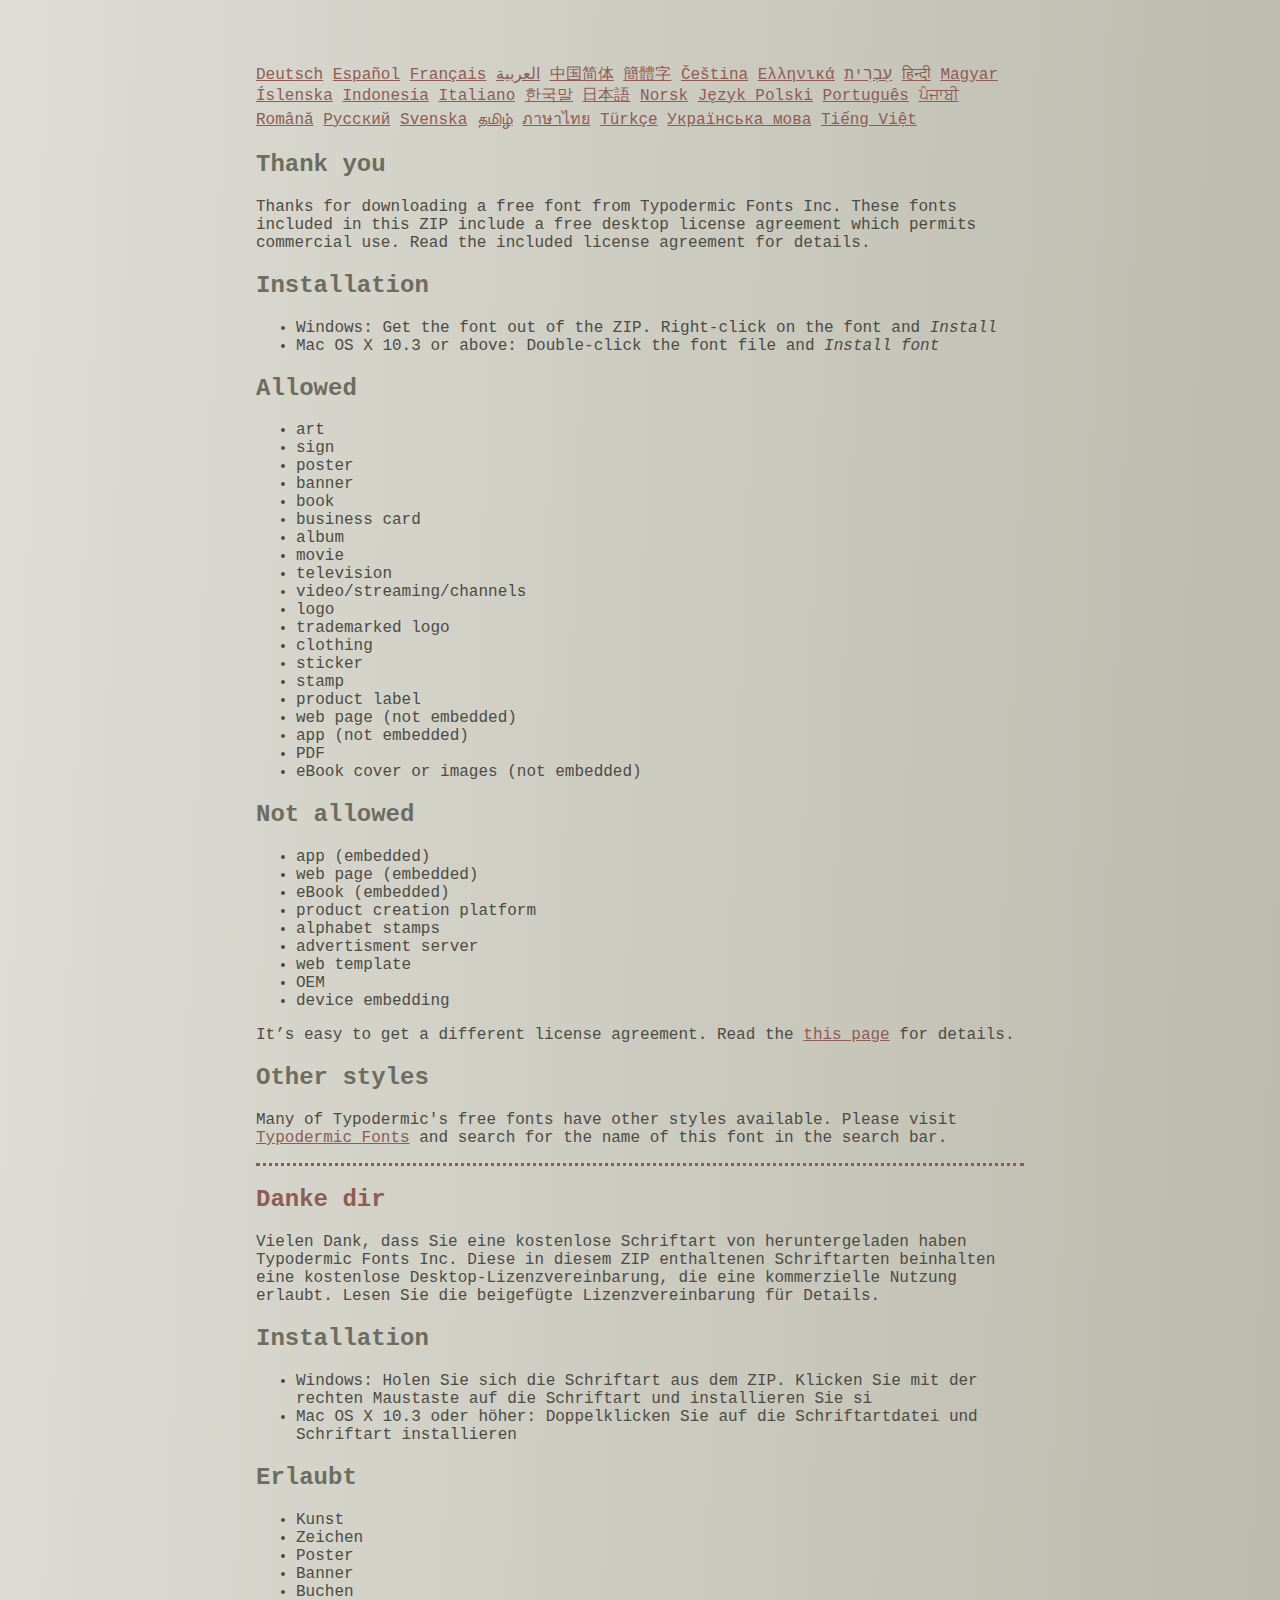
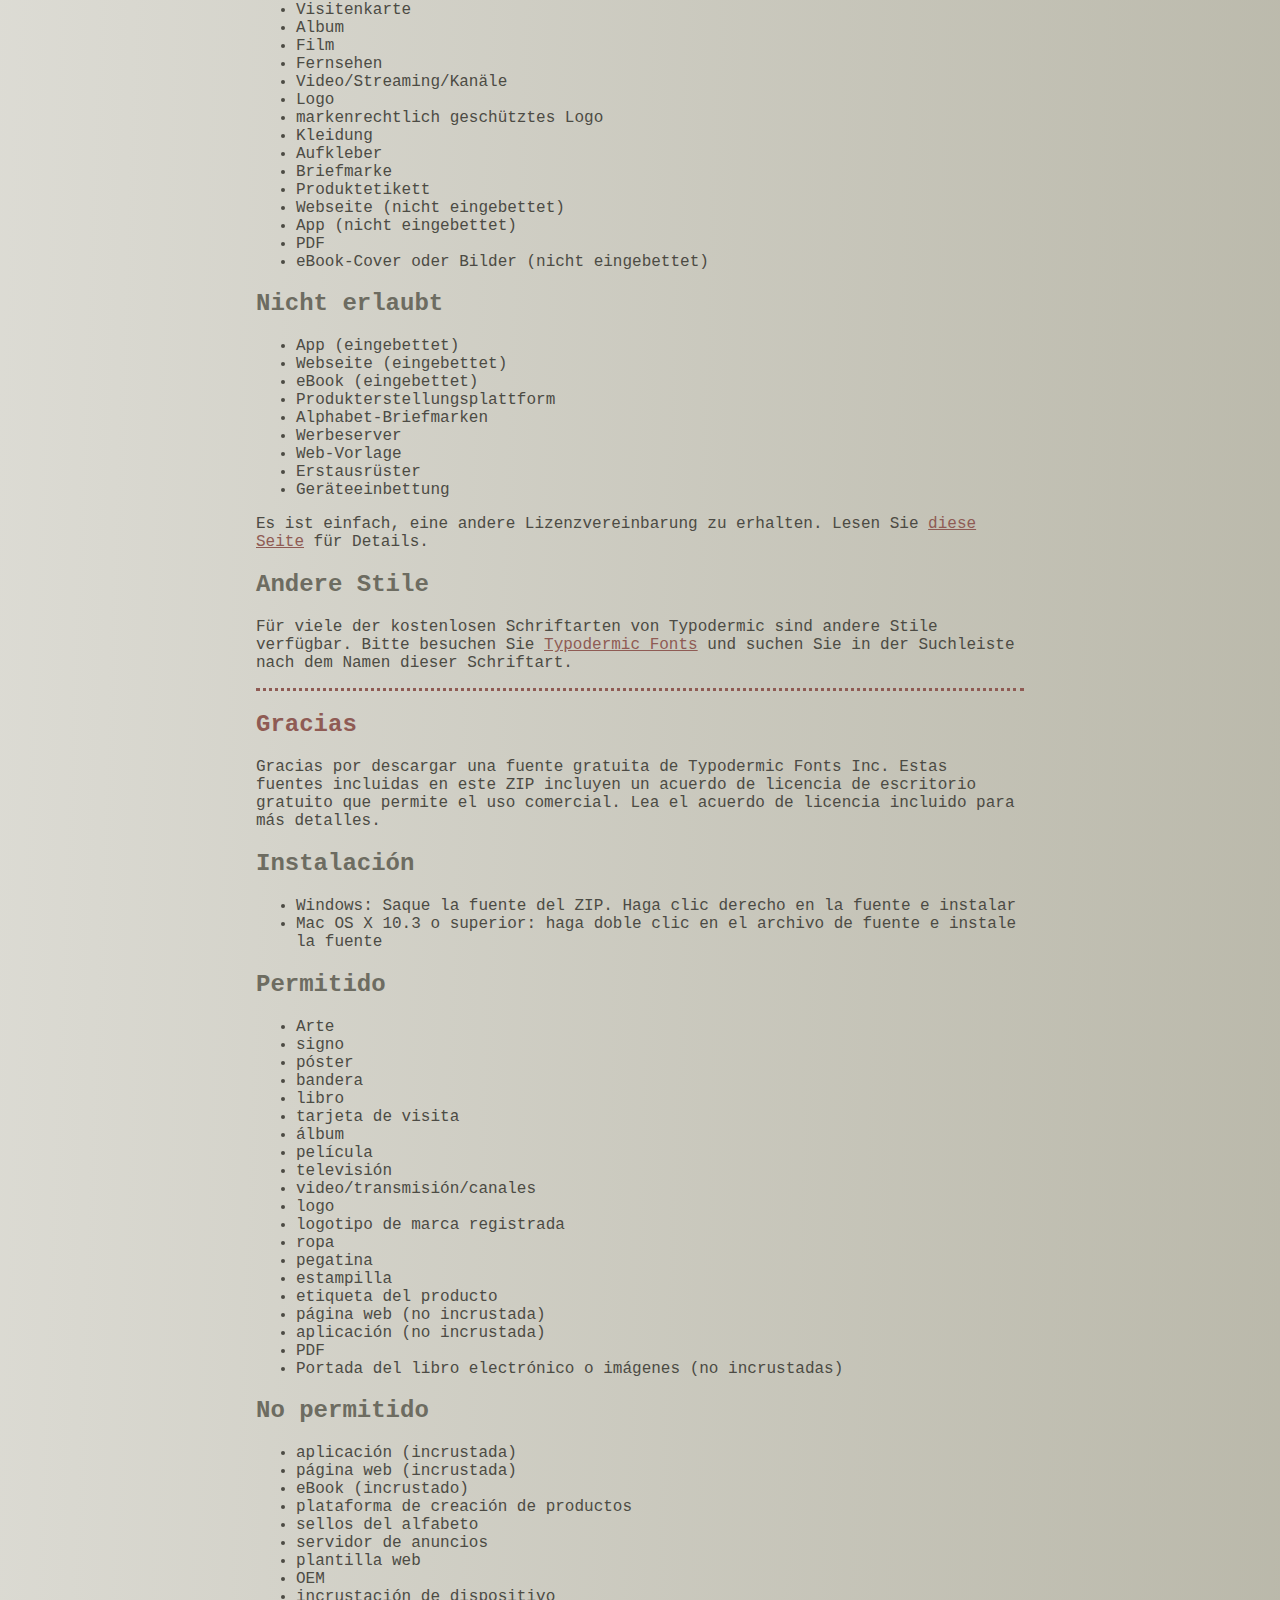
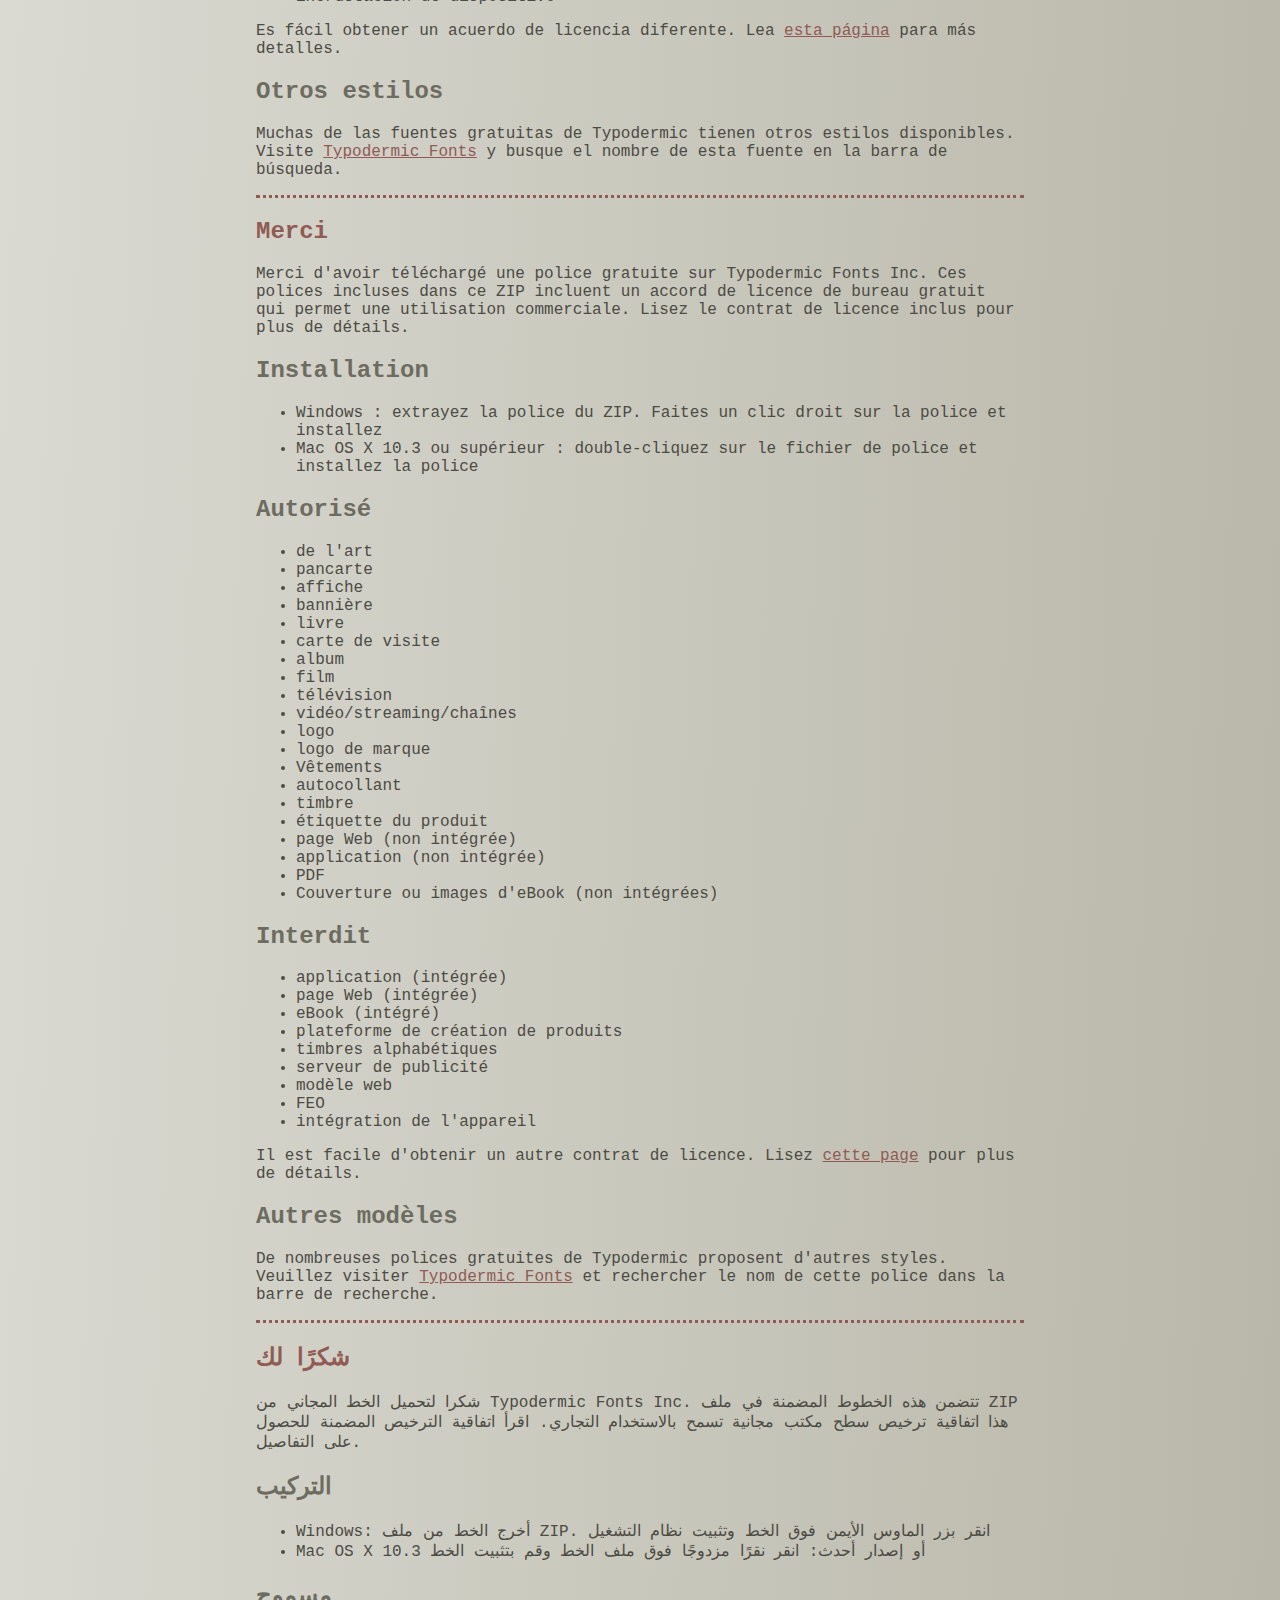
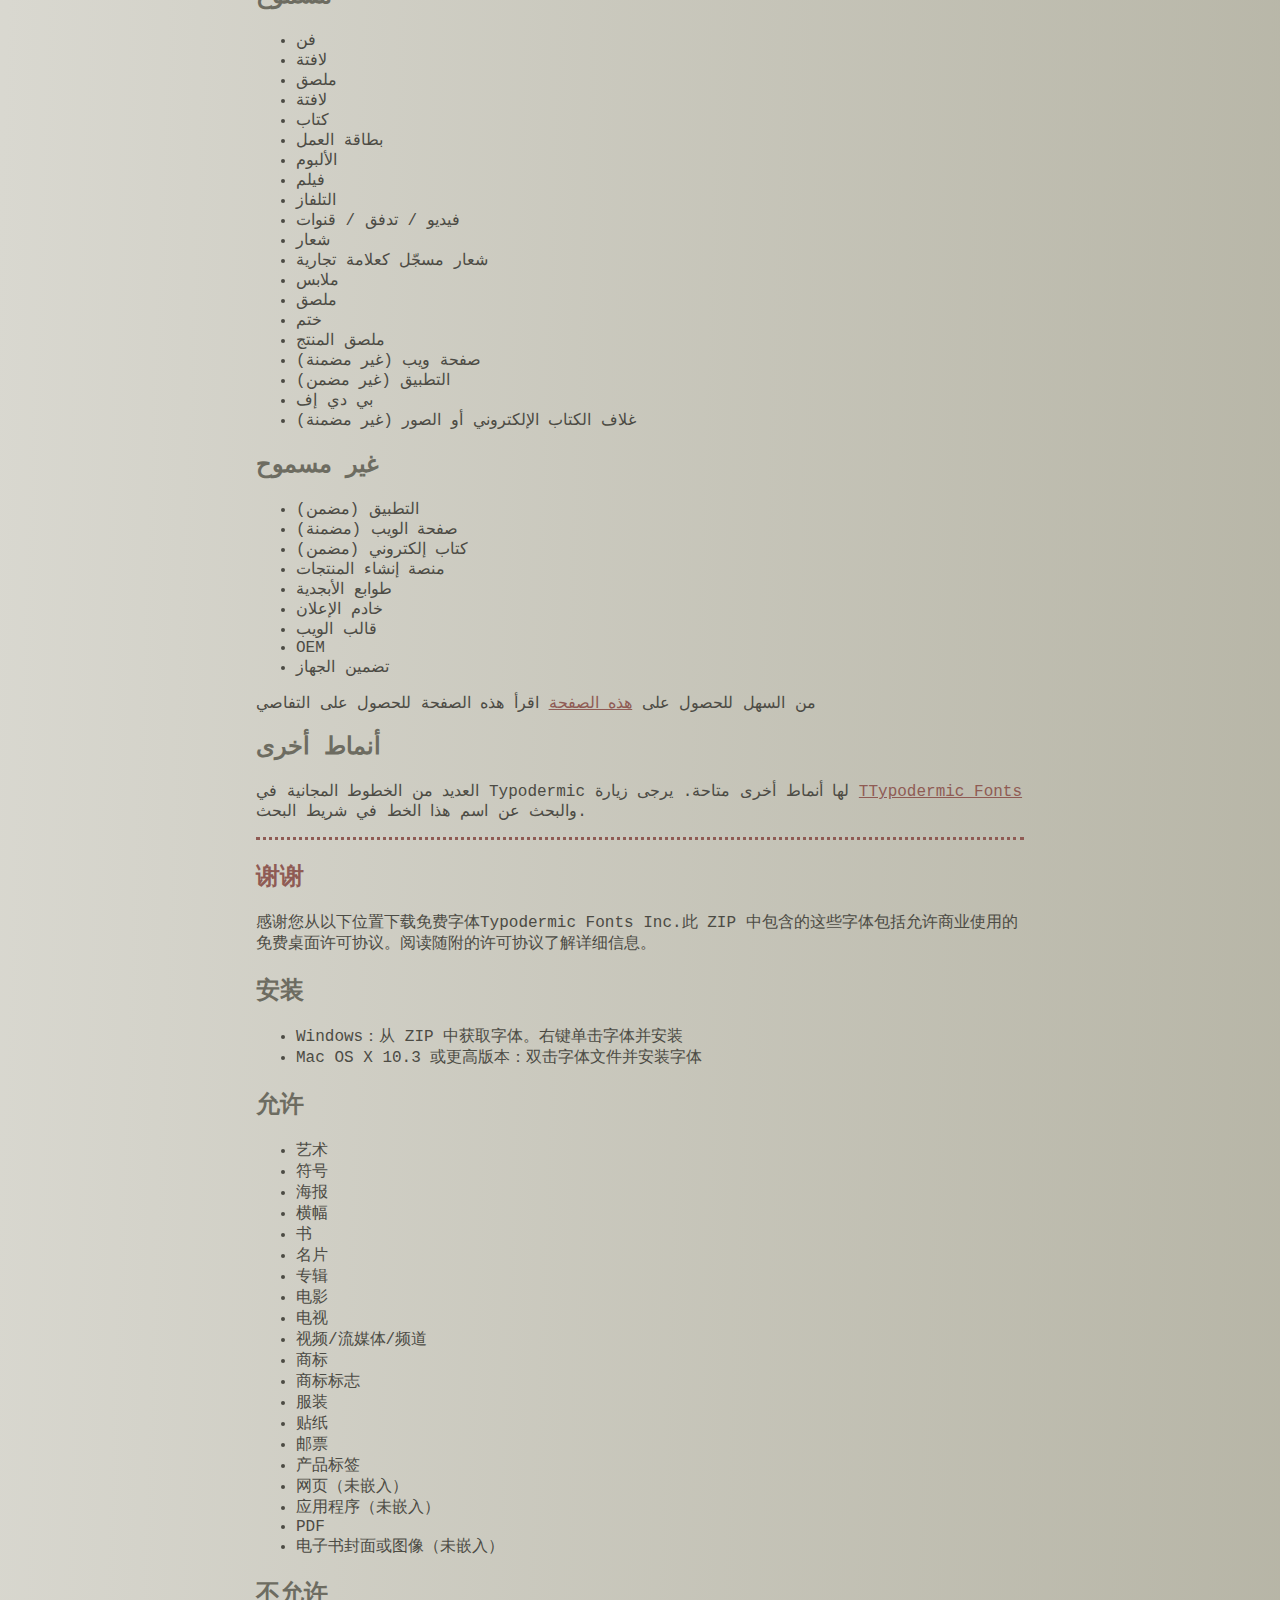
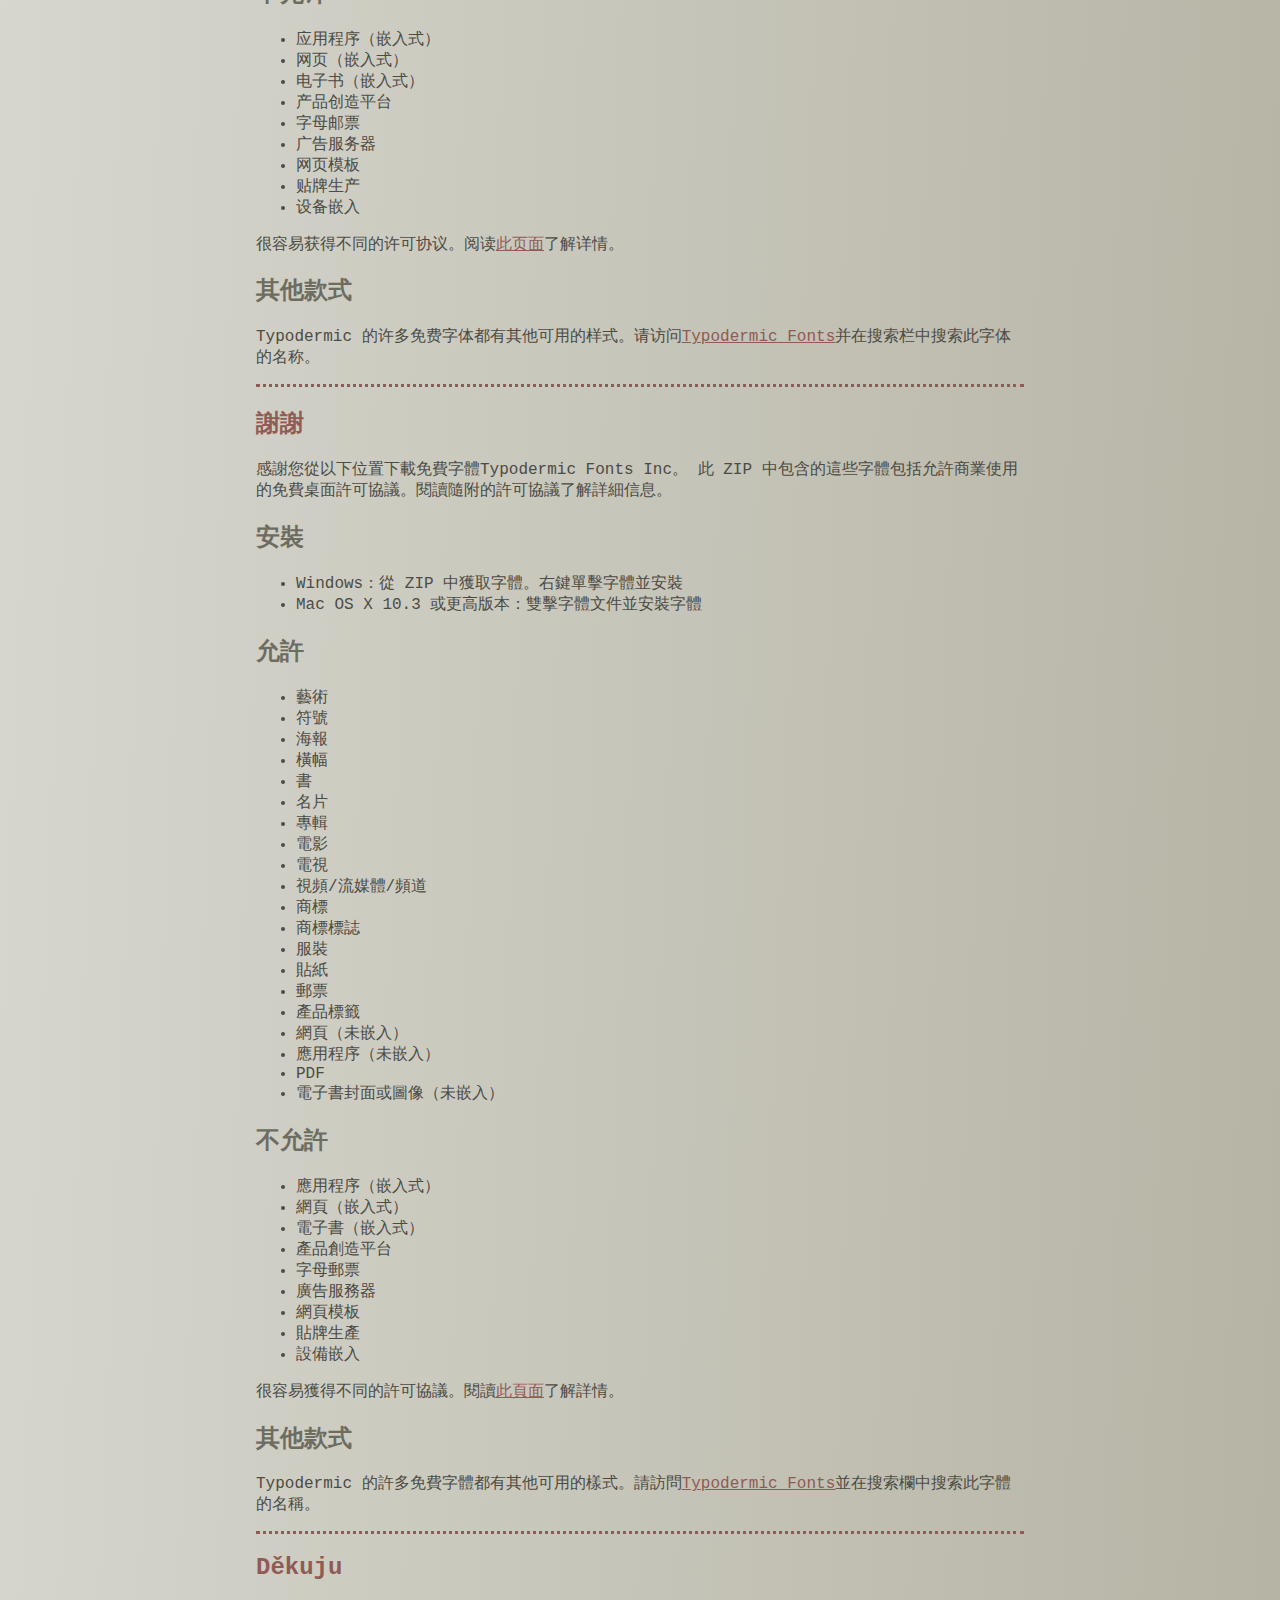
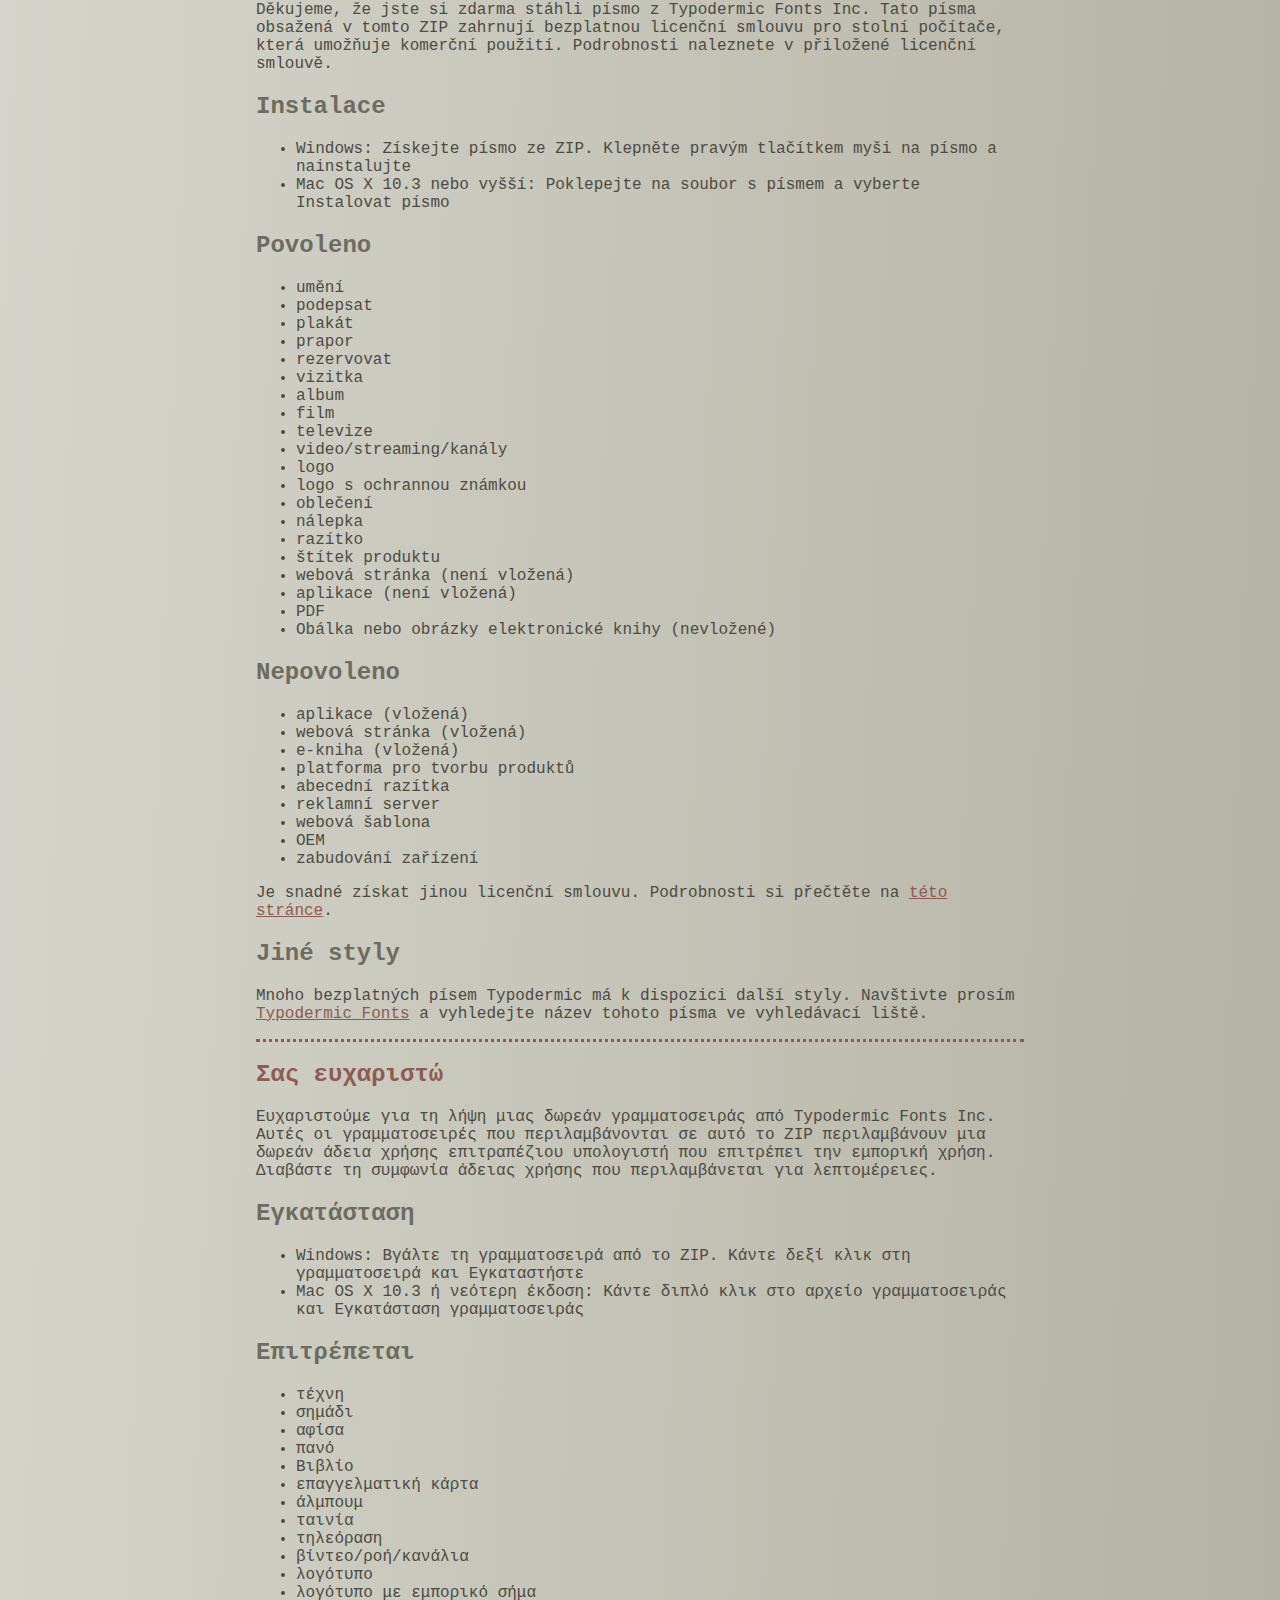
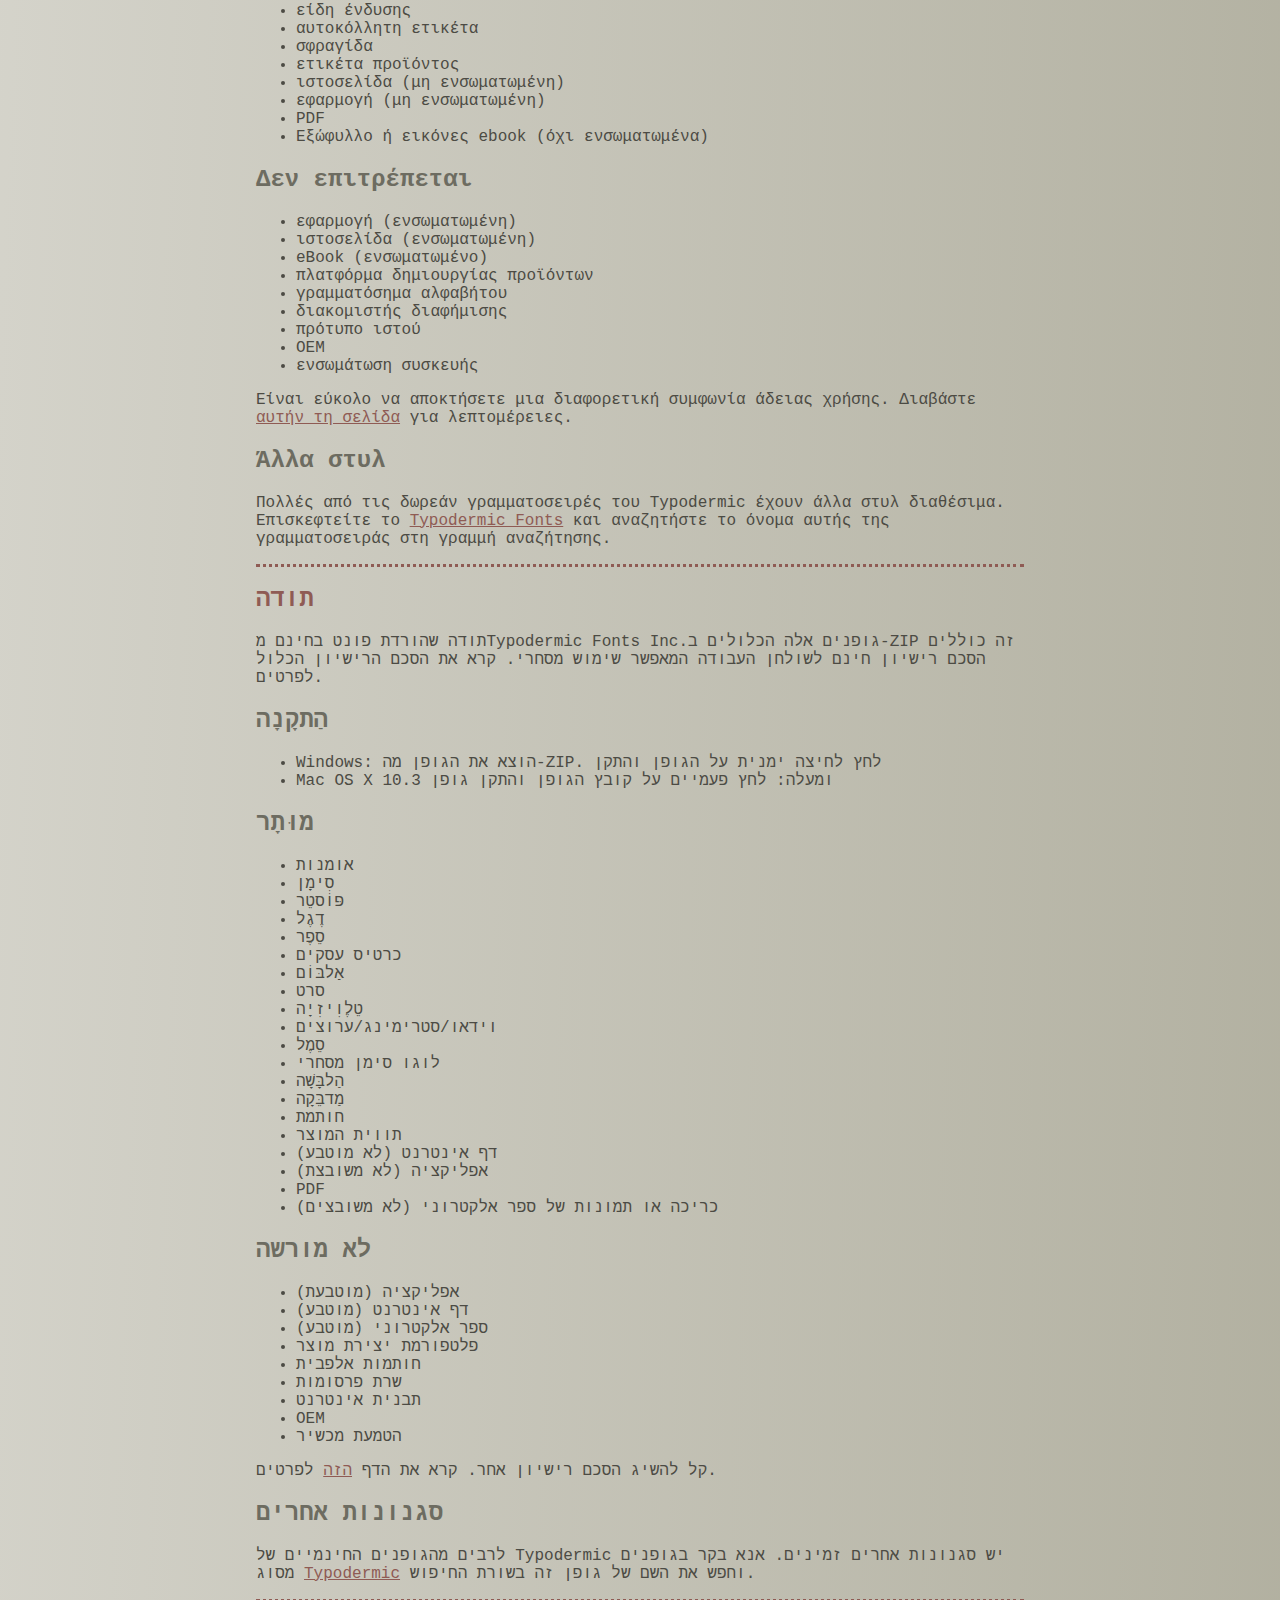
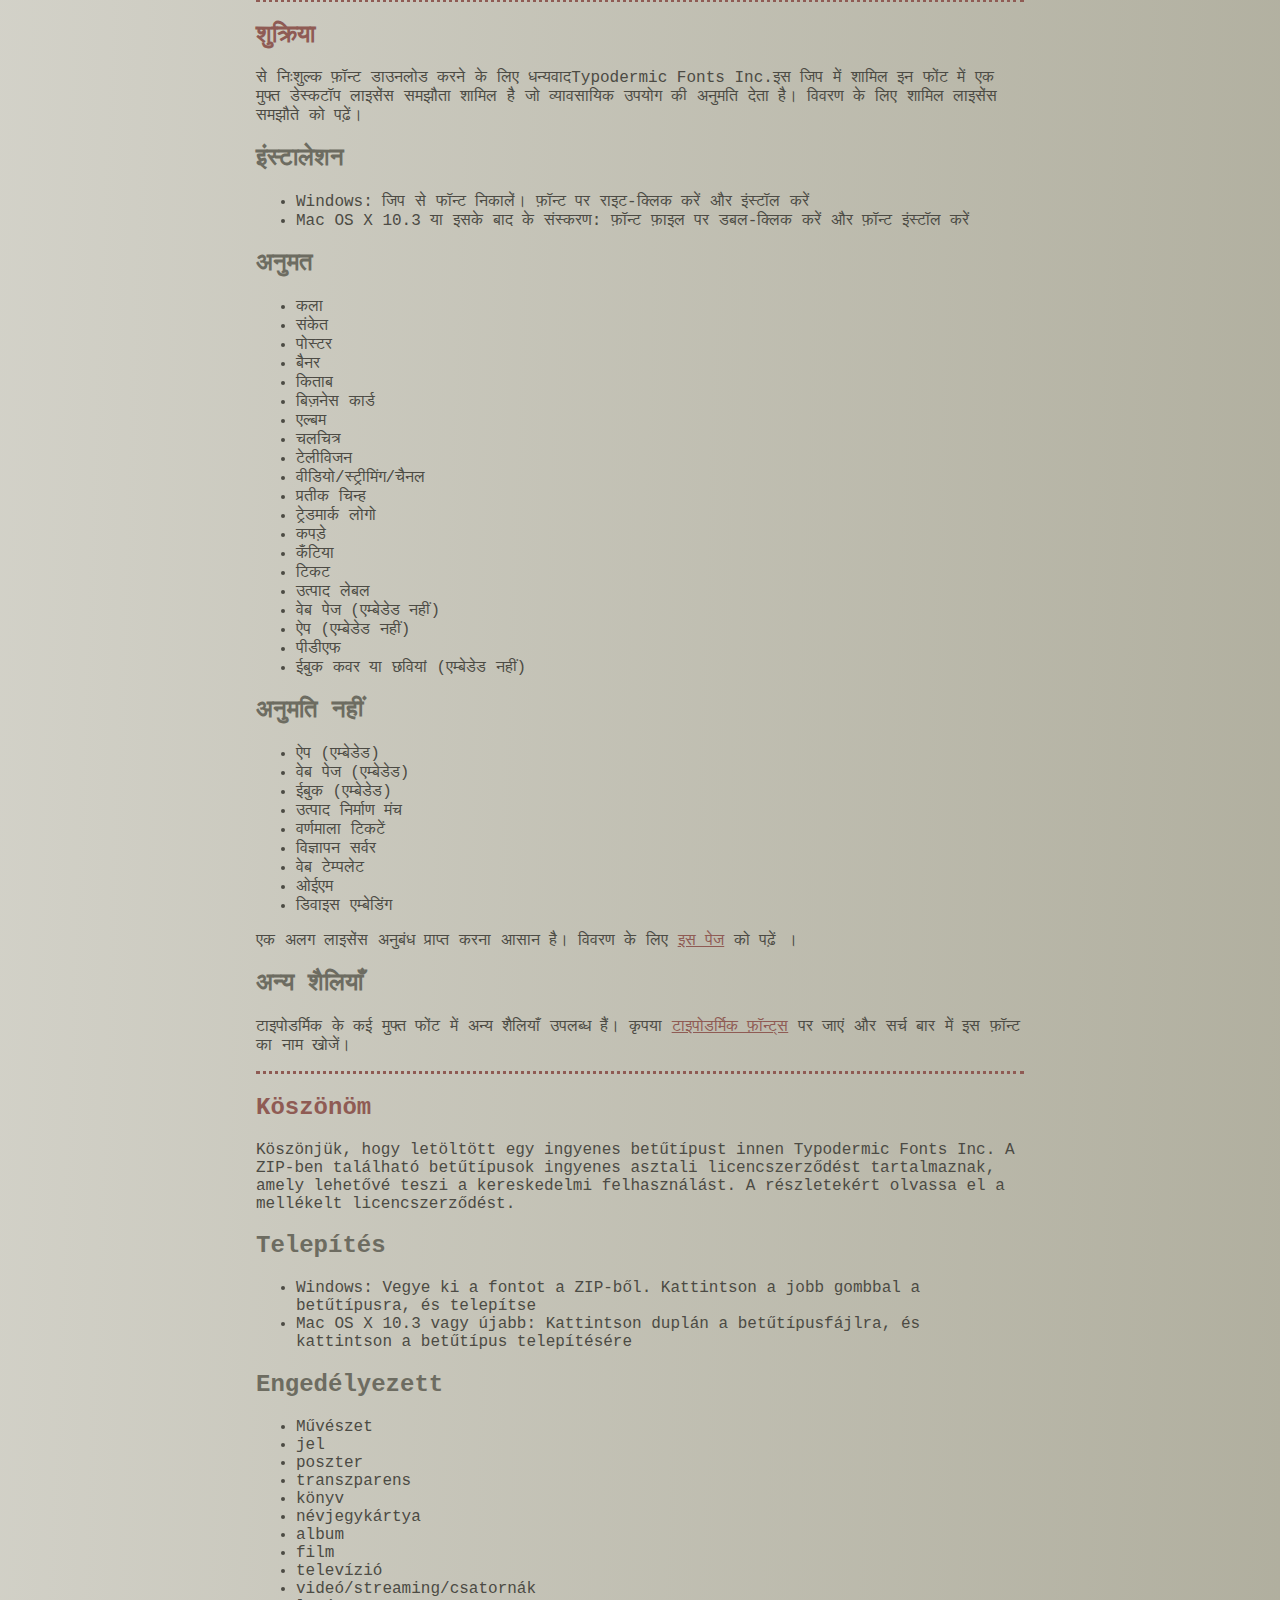
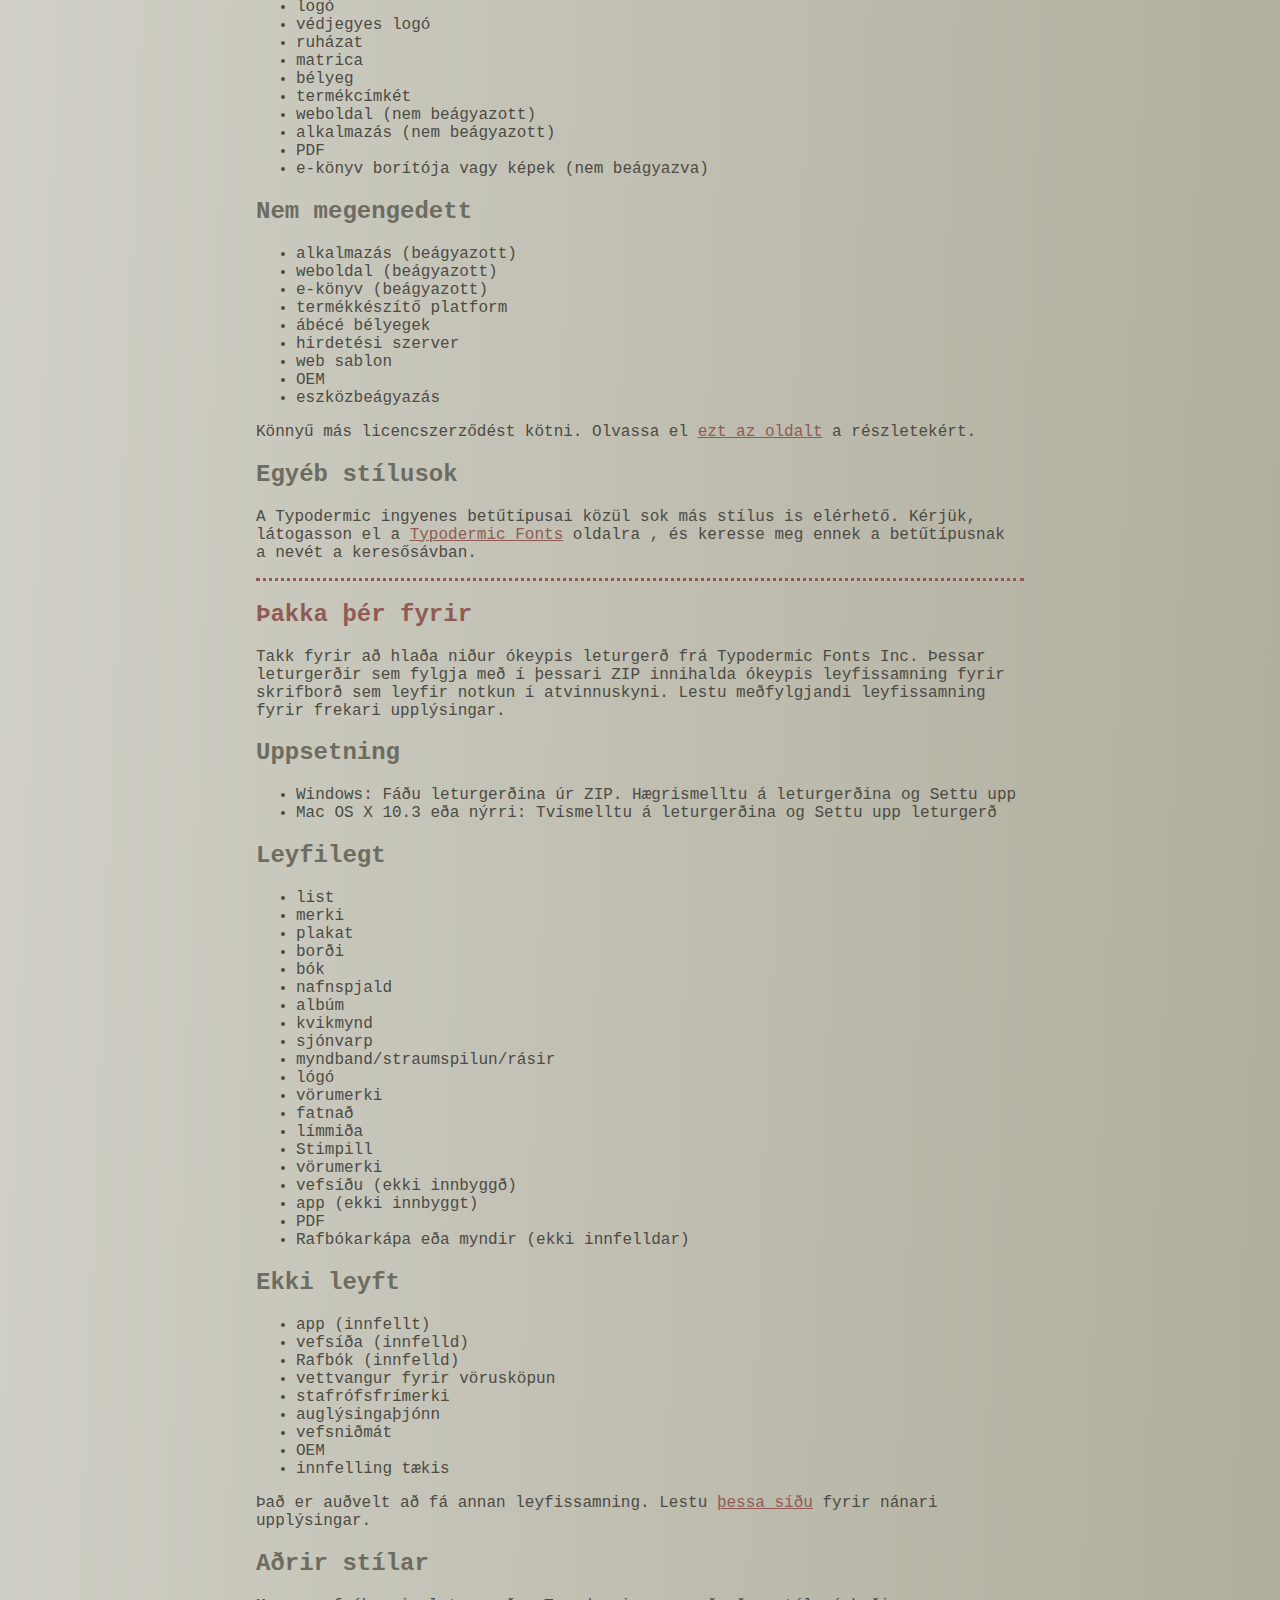
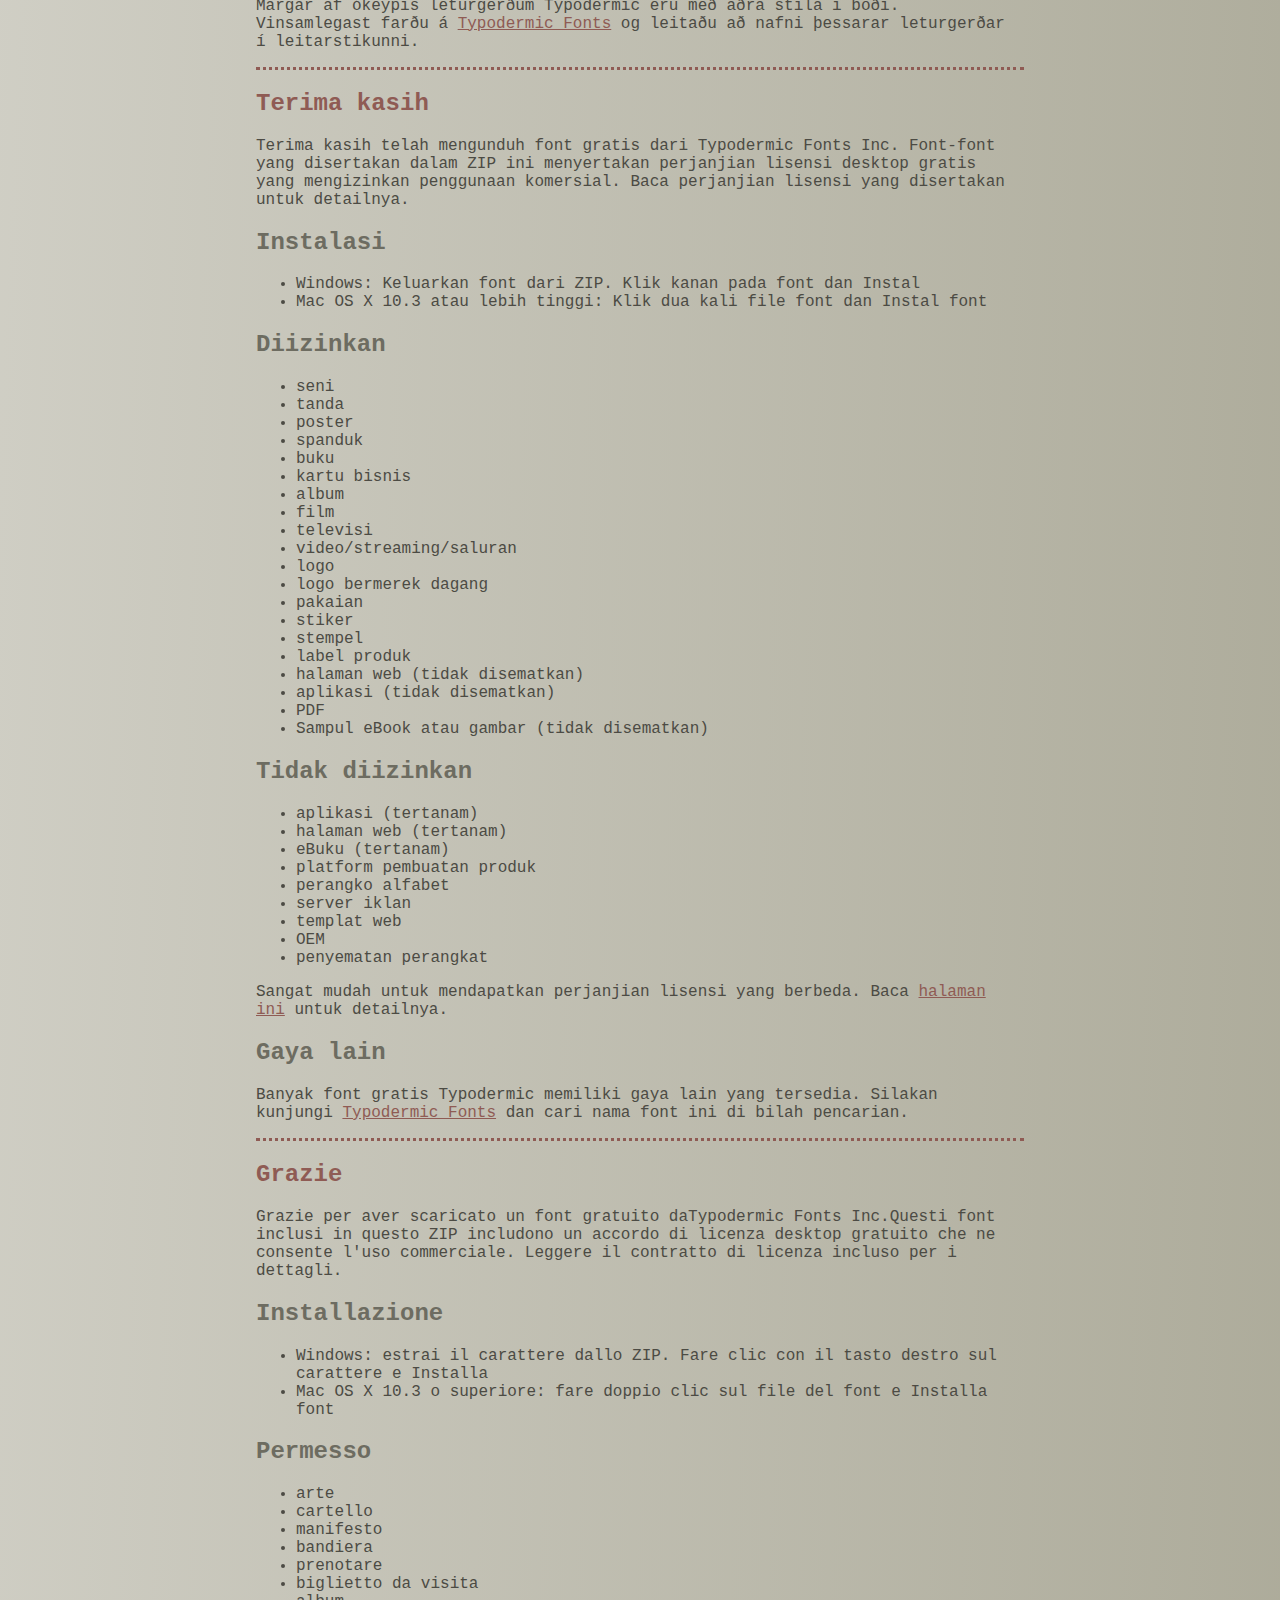
<file: fonts/coolvetica/read-this.html>
<head>
<meta http-equiv="Content-Type" content="text/html; charset=utf-8">
<title>Typodermic Fonts Inc. Free Font Instructions 2023</title>
<style type="text/css">
body {margin:30px 20% 120px 20%; padding:0px; font-family:Consolas, Courier, sans-serif; color:#4c4b44; background-color:#c2c1b3;
/* IE10 Consumer Preview */ 
background-image: -ms-linear-gradient(top left, #DEDDD6 0%, #9D9B87 100%);
/* Mozilla Firefox */ 
background-image: -moz-linear-gradient(top left, #DEDDD6 0%, #9D9B87 100%);
/* Opera */ 
background-image: -o-linear-gradient(top left, #DEDDD6 0%, #9D9B87 100%);
/* Webkit (Safari/Chrome 10) */ 
background-image: -webkit-gradient(linear, left top, right bottom, color-stop(0, #DEDDD6), color-stop(1, #9D9B87));
/* Webkit (Chrome 11+) */ 
background-image: -webkit-linear-gradient(top left, #DEDDD6 0%, #9D9B87 100%);
/* W3C Markup, IE10 Release Preview */ 
background-image: linear-gradient(to bottom right, #DEDDD6 0%, #9D9B87 100%);
	}
h2 {color:#6d6c61;}
a {color:#8f5b54;}
a:hover {color:#ffffff; background-color:#9a998c;}
hr.dotted {border: 0; border-top: 3px dotted #8f5b54;}
</style>
</head>

<body>

<br>

<p translate="no">
<a href="#German">Deutsch</a>
<a href="#Spanish">Español</a>
<a href="#French">Français</a>
<a href="#Arabic">العربية</a>
<a href="#Chinese">中国简体</a>
<a href="#Chinese(trad)">簡體字</a>
<a href="#Czech">Čeština</a>
<a href="#Greek">Ελληνικά</a>
<a href="#Hebrew">עִבְרִית</a>
<a href="#Hindi">हिन्दी</a>
<a href="#Hungarian">Magyar</a>
<a href="#Icelandic">Íslenska</a>
<a href="#Indonesian">Indonesia</a>
<a href="#Italian">Italiano</a>
<a href="#Korean">한국말</a>
<a href="#Japanese">日本語</a>
<a href="#Norwegian">Norsk</a>
<a href="#Polish">Język&nbsp;Polski</a>
<a href="#Portuguese">Português</a>
<a href="#Punjabi">ਪੰਜਾਬੀ</a>
<a href="#Romanian">Română</a>
<a href="#Russian">Русский</a>
<a href="#Swedish">Svenska</a>
<a href="#Tamil">தமிழ்</a>
<a href="#Thai">ภาษาไทย</a>
<a href="#Turkish">Türkçe</a>
<a href="#Ukrainian">Українська&nbsp;мова</a>
<a href="#Vietnamese">Tiếng&nbsp;Việt</a>
</p>

<h2>Thank you</h2>

<p>Thanks for downloading a free font from <span translate="no">Typodermic Fonts Inc.</span> These fonts included in this ZIP include a free desktop license agreement which permits commercial use. Read the included license agreement for details.</p>


<h2>Installation</h2>
<ul><li>Windows: Get the font out of the ZIP. Right-click on the font and <em>Install</em><li>Mac OS X 10.3 or above: Double-click the font file and <em>Install font</em></ul>

<h2>Allowed</h2>

<ul>
<li>art</li>
<li>sign</li>
<li>poster</li>
<li>banner</li>
<li>book</li>
<li>business card</li>
<li>album</li>
<li>movie</li>
<li>television</li>
<li>video/streaming/channels</li>
<li>logo</li>
<li>trademarked logo</li>
<li>clothing</li>
<li>sticker</li>
<li>stamp</li>
<li>product label</li>
<li>web page (not embedded)</li>
<li>app (not embedded)</li>
<li>PDF</li>
<li>eBook cover or images (not embedded)</li>
</ul>

<h2>Not allowed</h2>

<ul>
<li>app (embedded)</li>
<li>web page (embedded)</li>
<li>eBook (embedded)</li>
<li>product creation platform</li>
<li>alphabet stamps</li>
<li>advertisment server</li>
<li>web template</li>
<li>OEM</li>
<li>device embedding</li>
</ul>

<p>It&rsquo;s easy to get a different license agreement. Read the <a href="https://typodermicfonts.com/license/">this page</a> for details. </p>

<h2>Other styles</h2>

<p>Many of Typodermic's free fonts have other styles available. Please visit <a href="https://typodermicfonts.com">Typodermic Fonts</a> and search for the name of this font in the search bar.</p>

<hr class="dotted">

<h2><a id="German">Danke dir</a></h2>

<p>Vielen Dank, dass Sie eine kostenlose Schriftart von heruntergeladen haben Typodermic Fonts Inc. Diese in diesem ZIP enthaltenen Schriftarten beinhalten eine kostenlose Desktop-Lizenzvereinbarung, die eine kommerzielle Nutzung erlaubt. Lesen Sie die beigefügte Lizenzvereinbarung für Details.</p>


<h2>Installation</h2>
<ul><li>Windows: Holen Sie sich die Schriftart aus dem ZIP. Klicken Sie mit der rechten Maustaste auf die Schriftart und installieren Sie si<li>Mac OS X 10.3 oder höher: Doppelklicken Sie auf die Schriftartdatei und Schriftart installieren </ul>

<h2>Erlaubt</h2>

<ul>
<li>Kunst</li>
<li>Zeichen</li>
<li>Poster</li>
<li>Banner</li>
<li>Buchen</li>
<li>Visitenkarte</li>
<li>Album</li>
<li>Film</li>
<li>Fernsehen</li>
<li>Video/Streaming/Kanäle</li>
<li>Logo</li>
<li>markenrechtlich geschütztes Logo</li>
<li>Kleidung</li>
<li>Aufkleber</li>
<li>Briefmarke</li>
<li>Produktetikett</li>
<li>Webseite (nicht eingebettet)</li>
<li>App (nicht eingebettet)</li>
<li>PDF</li>
<li>eBook-Cover oder Bilder (nicht eingebettet)</li>
</ul>

<h2>Nicht erlaubt</h2>

<ul>
<li>App (eingebettet)</li>
<li>Webseite (eingebettet)</li>
<li>eBook (eingebettet)</li>
<li>Produkterstellungsplattform</li>
<li>Alphabet-Briefmarken</li>
<li>Werbeserver</li>
<li>Web-Vorlage</li>
<li>Erstausrüster</li>
<li>Geräteeinbettung</li>
</ul>

<p>Es ist einfach, eine andere Lizenzvereinbarung zu erhalten. Lesen Sie <a href="https://typodermicfonts.com/license/">diese Seite</a> für Details.</p>

<h2>Andere Stile</h2>

<p>Für viele der kostenlosen Schriftarten von Typodermic sind andere Stile verfügbar. Bitte besuchen Sie <a href="https://typodermicfonts.com">Typodermic Fonts</a> und suchen Sie in der Suchleiste nach dem Namen dieser Schriftart.</p>


<hr class="dotted">

<h2><a id="Spanish">Gracias</a></h2>

<p>Gracias por descargar una fuente gratuita de Typodermic Fonts Inc. Estas fuentes incluidas en este ZIP incluyen un acuerdo de licencia de escritorio gratuito que permite el uso comercial. Lea el acuerdo de licencia incluido para más detalles.</p>


<h2>Instalación</h2>
<ul><li>Windows: Saque la fuente del ZIP. Haga clic derecho en la fuente e instalar <li>Mac OS X 10.3 o superior: haga doble clic en el archivo de fuente e instale la fuente</ul>

<h2>Permitido</h2>

<ul>
<li>Arte</li>
<li>signo</li>
<li>póster</li>
<li>bandera</li>
<li>libro</li>
<li>tarjeta de visita</li>
<li>álbum</li>
<li>película</li>
<li>televisión</li>
<li>video/transmisión/canales</li>
<li>logo</li>
<li>logotipo de marca registrada</li>
<li>ropa</li>
<li>pegatina</li>
<li>estampilla</li>
<li>etiqueta del producto</li>
<li>página web (no incrustada)</li>
<li>aplicación (no incrustada)</li>
<li>PDF</li>
<li>Portada del libro electrónico o imágenes (no incrustadas)</li>
</ul>


<h2>No permitido</h2>

<ul>
<li>aplicación (incrustada)</li>
<li>página web (incrustada)</li>
<li>eBook (incrustado)</li>
<li>plataforma de creación de productos</li>
<li>sellos del alfabeto</li>
<li>servidor de anuncios</li>
<li>plantilla web</li>
<li>OEM</li>
<li>incrustación de dispositivo</li>
</ul>

<p>Es fácil obtener un acuerdo de licencia diferente. Lea <a href="https://typodermicfonts.com/license/">esta página</a> para más detalles.</p>

<h2>Otros estilos</h2>

<p>Muchas de las fuentes gratuitas de Typodermic tienen otros estilos disponibles. Visite  <a href="https://typodermicfonts.com">Typodermic Fonts</a> y busque el nombre de esta fuente en la barra de búsqueda.</p>


<hr class="dotted">

<h2><a id="French">Merci</a></h2>

<p>Merci d'avoir téléchargé une police gratuite sur Typodermic Fonts Inc. Ces polices incluses dans ce ZIP incluent un accord de licence de bureau gratuit qui permet une utilisation commerciale. Lisez le contrat de licence inclus pour plus de détails.</p>


<h2>Installation</h2>
<ul><li>Windows : extrayez la police du ZIP. Faites un clic droit sur la police et installez<li>Mac OS X 10.3 ou supérieur : double-cliquez sur le fichier de police et installez la police</ul>
  



<h2>Autorisé</h2>

<ul>
<li>de l'art</li>
<li>pancarte</li>
<li>affiche</li>
<li>bannière</li>
<li>livre</li>
<li>carte de visite</li>
<li>album</li>
<li>film</li>
<li>télévision</li>
<li>vidéo/streaming/chaînes</li>
<li>logo</li>
<li>logo de marque</li>
<li>Vêtements</li>
<li>autocollant</li>
<li>timbre</li>
<li>étiquette du produit</li>
<li>page Web (non intégrée)</li>
<li>application (non intégrée)</li>
<li>PDF</li>
<li>Couverture ou images d'eBook (non intégrées)</li>
</ul>
 


<h2>Interdit</h2>

<ul>
<li>application (intégrée)</li>
<li>page Web (intégrée)</li>
<li>eBook (intégré)</li>
<li>plateforme de création de produits</li>
<li>timbres alphabétiques</li>
<li>serveur de publicité</li>
<li>modèle web</li>
<li>FEO</li>
<li>intégration de l'appareil</li>
</ul>

<p>Il est facile d'obtenir un autre contrat de licence. Lisez  <a href="https://typodermicfonts.com/license/">cette page</a> pour plus de détails.</p>

<h2>Autres modèles</h2>

<p>De nombreuses polices gratuites de Typodermic proposent d'autres styles. Veuillez visiter  <a href="https://typodermicfonts.com">Typodermic Fonts</a> et rechercher le nom de cette police dans la barre de recherche.</p>


<hr class="dotted">

<h2><a id="Arabic">شكرًا لك</a></h2>

<p>

شكرا لتحميل الخط المجاني من Typodermic Fonts Inc. تتضمن هذه الخطوط المضمنة في ملف ZIP هذا اتفاقية ترخيص سطح مكتب مجانية تسمح بالاستخدام التجاري. اقرأ اتفاقية الترخيص المضمنة للحصول على التفاصيل.</p>


<h2>التركيب</h2>
<ul><li>Windows: أخرج الخط من ملف ZIP. انقر بزر الماوس الأيمن فوق الخط وتثبيت
    نظام التشغيل <li>Mac OS X 10.3 أو إصدار أحدث: انقر نقرًا مزدوجًا فوق ملف الخط وقم بتثبيت الخط</em></ul>

<h2>مسموح</h2>

<ul>
<li>فن</li>
<li>لافتة</li>
<li>ملصق</li>
<li>لافتة</li>
<li>كتاب</li>
<li>بطاقة العمل</li>
<li>الألبوم</li>
<li>فيلم</li>
<li>التلفاز</li>
<li>فيديو / تدفق / قنوات</li>
<li>شعار</li>
<li>شعار مسجّل كعلامة تجارية</li>
<li>ملابس</li>
<li>ملصق</li>
<li>ختم</li>
<li>ملصق المنتج</li>
<li>صفحة ويب (غير مضمنة)</li>
<li>التطبيق (غير مضمن)</li>
<li>بي دي إف</li>
<li>غلاف الكتاب الإلكتروني أو الصور (غير مضمنة)</li>
</ul>

<h2>غير مسموح</h2>

<ul>
<li>التطبيق (مضمن)</li>
<li>صفحة الويب (مضمنة)</li>
<li>كتاب إلكتروني (مضمن)</li>
<li>منصة إنشاء المنتجات</li>
<li>طوابع الأبجدية</li>
<li>خادم الإعلان</li>
<li>قالب الويب</li>
<li>OEM</li>
<li>تضمين الجهاز</li>
</ul>

<p>من السهل  للحصول على <a href="https://typodermicfonts.com/license/">هذه الصفحة</a>  اقرأ هذه الصفحة للحصول على التفاصي</p>


<h2>أنماط أخرى</h2>

<p>العديد من الخطوط المجانية في Typodermic لها أنماط أخرى متاحة. يرجى زيارة <a href="https://typodermicfonts.com">TTypodermic Fonts</a> والبحث عن اسم هذا الخط في شريط البحث.</p>


<hr class="dotted">

<h2><a id="Chinese">谢谢</a></h2>

<p>感谢您从以下位置下载免费字体Typodermic Fonts Inc.此 ZIP 中包含的这些字体包括允许商业使用的免费桌面许可协议。阅读随附的许可协议了解详细信息。</p>


<h2>安装</h2>
<ul><li>Windows：从 ZIP 中获取字体。右键单击字体并安装<li>Mac OS X 10.3 或更高版本：双击字体文件并安装字体 </ul>

<h2>允许</h2>





<ul>
<li>艺术</li>
<li>符号</li>
<li>海报</li>
<li>横幅</li>
<li>书</li>
<li>名片</li>
<li>专辑</li>
<li>电影</li>
<li>电视</li>
<li>视频/流媒体/频道</li>
<li>商标</li>
<li>商标标志</li>
<li>服装</li>
<li>贴纸</li>
<li>邮票</li>
<li>产品标签</li>
<li>网页（未嵌入）</li>
<li>应用程序（未嵌入）</li>
<li>PDF</li>
<li>电子书封面或图像（未嵌入）</li>
</ul>

<h2>不允许</h2>

<ul>
<li>应用程序（嵌入式）</li>
<li>网页（嵌入式）</li>
<li>电子书（嵌入式）</li>
<li>产品创造平台</li>
<li>字母邮票</li>
<li>广告服务器</li>
<li>网页模板</li>
<li>贴牌生产</li>
<li>设备嵌入</li>
</ul>

<p>很容易获得不同的许可协议。阅读<a href="https://typodermicfonts.com/license/">此页面</a>了解详情。</p>

<h2>其他款式</h2>

<p>Typodermic 的许多免费字体都有其他可用的样式。请访问<a href="https://typodermicfonts.com">Typodermic Fonts</a>并在搜索栏中搜索此字体的名称。</p>


<hr class="dotted">

<h2><a id="Chinese(trad)">謝謝</a></h2>

<p>感謝您從以下位置下載免費字體Typodermic Fonts Inc。 此 ZIP 中包含的這些字體包括允許商業使用的免費桌面許可協議。閱讀隨附的許可協議了解詳細信息。</p>


<h2>安裝</h2>
<ul><li>Windows：從 ZIP 中獲取字體。右鍵單擊字體並安裝<li>Mac OS X 10.3 或更高版本：雙擊字體文件並安裝字體 </ul>

<h2>允許</h2>

<ul>
<li>藝術</li>
<li>符號</li>
<li>海報</li>
<li>橫幅</li>
<li>書</li>
<li>名片</li>
<li>專輯</li>
<li>電影</li>
<li>電視</li>
<li>視頻/流媒體/頻道</li>
<li>商標</li>
<li>商標標誌</li>
<li>服裝</li>
<li>貼紙</li>
<li>郵票</li>
<li>產品標籤</li>
<li>網頁（未嵌入）</li>
<li>應用程序（未嵌入）</li>
<li>PDF</li>
<li>電子書封面或圖像（未嵌入）</li>


</ul>

<h2>不允許</h2>

<ul>
<li>應用程序（嵌入式）</li>
<li>網頁（嵌入式）</li>
<li>電子書（嵌入式）</li>
<li>產品創造平台</li>
<li>字母郵票</li>
<li>廣告服務器</li>
<li>網頁模板</li>
<li>貼牌生產</li>
<li>設備嵌入</li>
</ul>

<p>很容易獲得不同的許可協議。閱讀<a href="https://typodermicfonts.com/license/">此頁面</a>了解詳情。</p>

<h2>其他款式</h2>

<p>Typodermic 的許多免費字體都有其他可用的樣式。請訪問<a href="https://typodermicfonts.com">Typodermic Fonts</a>並在搜索欄中搜索此字體的名稱。</p>


<hr class="dotted">

<h2><a id="Czech">Děkuju</a></h2>

<p>Děkujeme, že jste si zdarma stáhli písmo z Typodermic Fonts Inc. Tato písma obsažená v tomto ZIP zahrnují bezplatnou licenční smlouvu pro stolní počítače, která umožňuje komerční použití. Podrobnosti naleznete v přiložené licenční smlouvě.</p>


<h2>Instalace</h2>
<ul><li>Windows: Získejte písmo ze ZIP. Klepněte pravým tlačítkem myši na písmo a nainstalujte <li>Mac OS X 10.3 nebo vyšší: Poklepejte na soubor s písmem a vyberte Instalovat písmo </ul>

<h2>Povoleno</h2>

<ul>
<li>umění</li>
<li>podepsat</li>
<li>plakát</li>
<li>prapor</li>
<li>rezervovat</li>
<li>vizitka</li>
<li>album</li>
<li>film</li>
<li>televize</li>
<li>video/streaming/kanály</li>
<li>logo</li>
<li>logo s ochrannou známkou</li>
<li>oblečení</li>
<li>nálepka</li>
<li>razítko</li>
<li>štítek produktu</li>
<li>webová stránka (není vložená)</li>
<li>aplikace (není vložená)</li>
<li>PDF</li>
<li>Obálka nebo obrázky elektronické knihy (nevložené)</li>
</ul>

<h2>Nepovoleno</h2>

<ul>
<li>aplikace (vložená)</li>
<li>webová stránka (vložená)</li>
<li>e-kniha (vložená)</li>
<li>platforma pro tvorbu produktů</li>
<li>abecední razítka</li>
<li>reklamní server</li>
<li>webová šablona</li>
<li>OEM</li>
<li>zabudování zařízení</li>
</ul>

<p>Je snadné získat jinou licenční smlouvu. Podrobnosti si přečtěte na <a href="https://typodermicfonts.com/license/">této stránce</a>.

<h2>Jiné styly</h2>

<p>Mnoho bezplatných písem Typodermic má k dispozici další styly. Navštivte prosím <a href="https://typodermicfonts.com">Typodermic Fonts</a> a vyhledejte název tohoto písma ve vyhledávací liště.</p>

<hr class="dotted">

<h2><a id="Greek">Σας ευχαριστώ</a></h2>

<p>Ευχαριστούμε για τη λήψη μιας δωρεάν γραμματοσειράς από Typodermic Fonts Inc. Αυτές οι γραμματοσειρές που περιλαμβάνονται σε αυτό το ZIP περιλαμβάνουν μια δωρεάν άδεια χρήσης επιτραπέζιου υπολογιστή που επιτρέπει την εμπορική χρήση. Διαβάστε τη συμφωνία άδειας χρήσης που περιλαμβάνεται για λεπτομέρειες.</p>


<h2>Εγκατάσταση</h2>
<ul><li>Windows: Βγάλτε τη γραμματοσειρά από το ZIP. Κάντε δεξί κλικ στη γραμματοσειρά και Εγκαταστήστε <li>Mac OS X 10.3 ή νεότερη έκδοση: Κάντε διπλό κλικ στο αρχείο γραμματοσειράς και Εγκατάσταση γραμματοσειράς</ul>

<h2>Επιτρέπεται</h2>

<ul>
<li>τέχνη</li>
<li>σημάδι</li>
<li>αφίσα</li>
<li>πανό</li>
<li>Βιβλίο</li>
<li>επαγγελματική κάρτα</li>
<li>άλμπουμ</li>
<li>ταινία</li>
<li>τηλεόραση</li>
<li>βίντεο/ροή/κανάλια</li>
<li>λογότυπο</li>
<li>λογότυπο με εμπορικό σήμα</li>
<li>είδη ένδυσης</li>
<li>αυτοκόλλητη ετικέτα</li>
<li>σφραγίδα</li>
<li>ετικέτα προϊόντος</li>
<li>ιστοσελίδα (μη ενσωματωμένη)</li>
<li>εφαρμογή (μη ενσωματωμένη)</li>
<li>PDF</li>
<li>Εξώφυλλο ή εικόνες ebook (όχι ενσωματωμένα)</li>
</ul>

<h2>Δεν επιτρέπεται</h2>

<ul>
<li>εφαρμογή (ενσωματωμένη)</li>
<li>ιστοσελίδα (ενσωματωμένη)</li>
<li>eBook (ενσωματωμένο)</li>
<li>πλατφόρμα δημιουργίας προϊόντων</li>
<li>γραμματόσημα αλφαβήτου</li>
<li>διακομιστής διαφήμισης</li>
<li>πρότυπο ιστού</li>
<li>OEM</li>
<li>ενσωμάτωση συσκευής</li>
</ul>

<p>Είναι εύκολο να αποκτήσετε μια διαφορετική συμφωνία άδειας χρήσης. Διαβάστε <a href="https://typodermicfonts.com/license/">αυτήν τη σελίδα</a> για λεπτομέρειες.</p>

<h2>Άλλα στυλ</h2>

<p>Πολλές από τις δωρεάν γραμματοσειρές του Typodermic έχουν άλλα στυλ διαθέσιμα. Επισκεφτείτε το <a href="https://typodermicfonts.com">Typodermic Fonts</a> και αναζητήστε το όνομα αυτής της γραμματοσειράς στη γραμμή αναζήτησης.</p>


<hr class="dotted">

<h2><a id="Hebrew">תודה</a></h2>

<p>תודה שהורדת פונט בחינם מTypodermic Fonts Inc.גופנים אלה הכלולים ב-ZIP זה כוללים הסכם רישיון חינם לשולחן העבודה המאפשר שימוש מסחרי. קרא את הסכם הרישיון הכלול לפרטים.</p>


<h2>הַתקָנָה</h2>
<ul><li>Windows: הוצא את הגופן מה-ZIP. לחץ לחיצה ימנית על הגופן והתקן<li>Mac OS X 10.3 ומעלה: לחץ פעמיים על קובץ הגופן והתקן גופן</ul>

   
<h2>מוּתָר</h2>

<ul>
<li>אומנות</li>
<li>סִימָן</li>
<li>פּוֹסטֵר</li>
<li>דֶגֶל</li>
<li>סֵפֶר</li>
<li>כרטיס עסקים</li>
<li>אַלבּוֹם</li>
<li>סרט</li>
<li>טֵלֶוִיזִיָה</li>
<li>וידאו/סטרימינג/ערוצים</li>
<li>סֵמֶל</li>
<li>לוגו סימן מסחרי</li>
<li>הַלבָּשָׁה</li>
<li>מַדבֵּקָה</li>
<li>חותמת</li>
<li>תווית המוצר</li>
<li>דף אינטרנט (לא מוטבע)</li>
<li>אפליקציה (לא משובצת)</li>
<li>PDF</li>
<li>כריכה או תמונות של ספר אלקטרוני (לא משובצים)</li>
</ul>

<h2>לא מורשה</h2>

<ul>
<li>אפליקציה (מוטבעת)</li>
<li>דף אינטרנט (מוטבע)</li>
<li>ספר אלקטרוני (מוטבע)</li>
<li>פלטפורמת יצירת מוצר</li>
<li>חותמות אלפבית</li>
<li>שרת פרסומות</li>
<li>תבנית אינטרנט</li>
<li>OEM</li>
<li>הטמעת מכשיר</li>
</ul>

<p>קל להשיג הסכם רישיון אחר. קרא את הדף <a href="https://typodermicfonts.com/license/">הזה</a> לפרטים.</p>

<h2>סגנונות אחרים</h2>

<p>לרבים מהגופנים החינמיים של Typodermic יש סגנונות אחרים זמינים. אנא בקר בגופנים מסוג <a href="https://typodermicfonts.com">Typodermic</a> וחפש את השם של גופן זה בשורת החיפוש.</p>

<hr class="dotted">

<h2><a id="Hindi">शुक्रिया</a></h2>

<p>से निःशुल्क फ़ॉन्ट डाउनलोड करने के लिए धन्यवादTypodermic Fonts Inc.इस जिप में शामिल इन फोंट में एक मुफ्त डेस्कटॉप लाइसेंस समझौता शामिल है जो व्यावसायिक उपयोग की अनुमति देता है। विवरण के लिए शामिल लाइसेंस समझौते को पढ़ें।</p>


<h2>इंस्टालेशन</h2>
<ul><li>Windows: जिप से फॉन्ट निकालें। फ़ॉन्ट पर राइट-क्लिक करें और इंस्टॉल करें<li>Mac OS X 10.3 या इसके बाद के संस्करण: फ़ॉन्ट फ़ाइल पर डबल-क्लिक करें और फ़ॉन्ट इंस्टॉल करें </ul>

<h2>अनुमत</h2>

<ul>
<li>कला</li>
<li>संकेत</li>
<li>पोस्टर</li>
<li>बैनर</li>
<li>किताब</li>
<li>बिज़नेस कार्ड</li>
<li>एल्बम</li>
<li>चलचित्र</li>
<li>टेलीविजन</li>
<li>वीडियो/स्ट्रीमिंग/चैनल</li>
<li>प्रतीक चिन्ह</li>
<li>ट्रेडमार्क लोगो</li>
<li>कपड़े</li>
<li>कँटिया</li>
<li>टिकट</li>
<li>उत्पाद लेबल</li>
<li>वेब पेज (एम्बेडेड नहीं)</li>
<li>ऐप (एम्बेडेड नहीं)</li>
<li>पीडीएफ</li>
<li>ईबुक कवर या छवियां (एम्बेडेड नहीं)</li>
</ul>

<h2>अनुमति नहीं</h2>

<ul>
<li>ऐप (एम्बेडेड)</li>
<li>वेब पेज (एम्बेडेड)</li>
<li>ईबुक (एम्बेडेड)</li>
<li>उत्पाद निर्माण मंच</li>
<li>वर्णमाला टिकटें</li>
<li>विज्ञापन सर्वर</li>
<li>वेब टेम्पलेट</li>
<li>ओईएम</li>
<li>डिवाइस एम्बेडिंग</li>
</ul>

<p>एक अलग लाइसेंस अनुबंध प्राप्त करना आसान है। विवरण के लिए <a href="https://typodermicfonts.com/license/">इस पेज</a> को पढ़ें ।</p>

<h2>अन्य शैलियाँ</h2>

<p>टाइपोडर्मिक के कई मुफ्त फोंट में अन्य शैलियाँ उपलब्ध हैं। कृपया <a href="https://typodermicfonts.com">टाइपोडर्मिक फ़ॉन्ट्स</a> पर जाएं और सर्च बार में इस फ़ॉन्ट का नाम खोजें।</p>


<hr class="dotted">

<h2><a id="Hungarian">Köszönöm</a></h2>

<p>Köszönjük, hogy letöltött egy ingyenes betűtípust innen Typodermic Fonts Inc. A ZIP-ben található betűtípusok ingyenes asztali licencszerződést tartalmaznak, amely lehetővé teszi a kereskedelmi felhasználást. A részletekért olvassa el a mellékelt licencszerződést.</p>


<h2>Telepítés</h2>
<ul><li>Windows: Vegye ki a fontot a ZIP-ből. Kattintson a jobb gombbal a betűtípusra, és telepítse <li>Mac OS X 10.3 vagy újabb: Kattintson duplán a betűtípusfájlra, és kattintson a betűtípus telepítésére </ul>

<h2>Engedélyezett</h2>

<ul>
<li>Művészet</li>
<li>jel</li>
<li>poszter</li>
<li>transzparens</li>
<li>könyv</li>
<li>névjegykártya</li>
<li>album</li>
<li>film</li>
<li>televízió</li>
<li>videó/streaming/csatornák</li>
<li>logó</li>
<li>védjegyes logó</li>
<li>ruházat</li>
<li>matrica</li>
<li>bélyeg</li>
<li>termékcímkét</li>
<li>weboldal (nem beágyazott)</li>
<li>alkalmazás (nem beágyazott)</li>
<li>PDF</li>
<li>e-könyv borítója vagy képek (nem beágyazva)</li>
</ul>

<h2>Nem megengedett</h2>

<ul>
<li>alkalmazás (beágyazott)</li>
<li>weboldal (beágyazott)</li>
<li>e-könyv (beágyazott)</li>
<li>termékkészítő platform</li>
<li>ábécé bélyegek</li>
<li>hirdetési szerver</li>
<li>web sablon</li>
<li>OEM</li>
<li>eszközbeágyazás</li>
</ul>

<p>Könnyű más licencszerződést kötni. Olvassa el <a href="https://typodermicfonts.com/license/">ezt az oldalt</a> a részletekért.</p>

<h2>Egyéb stílusok</h2>

<p>A Typodermic ingyenes betűtípusai közül sok más stílus is elérhető. Kérjük, látogasson el a <a href="https://typodermicfonts.com">Typodermic Fonts</a> oldalra , és keresse meg ennek a betűtípusnak a nevét a keresősávban.</p>


<hr class="dotted">

<h2><a id="Icelandic">Þakka þér fyrir</a></h2>

<p>Takk fyrir að hlaða niður ókeypis leturgerð frá Typodermic Fonts Inc. Þessar leturgerðir sem fylgja með í þessari ZIP innihalda ókeypis leyfissamning fyrir skrifborð sem leyfir notkun í atvinnuskyni. Lestu meðfylgjandi leyfissamning fyrir frekari upplýsingar.</p>

<h2>Uppsetning</h2>
<ul><li>Windows: Fáðu leturgerðina úr ZIP. Hægrismelltu á leturgerðina og Settu upp <li>Mac OS X 10.3 eða nýrri: Tvísmelltu á leturgerðina og Settu upp leturgerð</ul>

<h2>Leyfilegt</h2>

<ul>
<li>list</li>
<li>merki</li>
<li>plakat</li>
<li>borði</li>
<li>bók</li>
<li>nafnspjald</li>
<li>albúm</li>
<li>kvikmynd</li>
<li>sjónvarp</li>
<li>myndband/straumspilun/rásir</li>
<li>lógó</li>
<li>vörumerki</li>
<li>fatnað</li>
<li>límmiða</li>
<li>Stimpill</li>
<li>vörumerki</li>
<li>vefsíðu (ekki innbyggð)</li>
<li>app (ekki innbyggt)</li>
<li>PDF</li>
<li>Rafbókarkápa eða myndir (ekki innfelldar)</li>
</ul>

<h2>Ekki leyft</h2>

<ul>
<li>app (innfellt)</li>
<li>vefsíða (innfelld)</li>
<li>Rafbók (innfelld)</li>
<li>vettvangur fyrir vörusköpun</li>
<li>stafrófsfrímerki</li>
<li>auglýsingaþjónn</li>
<li>vefsniðmát</li>
<li>OEM</li>
<li>innfelling tækis</li>
</ul>

<p>Það er auðvelt að fá annan leyfissamning. Lestu <a href="https://typodermicfonts.com/license/">þessa síðu</a> fyrir nánari upplýsingar.</p>

<h2>Aðrir stílar</h2>

<p>Margar af ókeypis leturgerðum Typodermic eru með aðra stíla í boði. Vinsamlegast farðu á <a href="https://typodermicfonts.com">Typodermic Fonts</a> og leitaðu að nafni þessarar leturgerðar í leitarstikunni.</p>


<hr class="dotted">

<h2><a id="Indonesian">Terima kasih</a></h2>

<p>Terima kasih telah mengunduh font gratis dari Typodermic Fonts Inc. Font-font yang disertakan dalam ZIP ini menyertakan perjanjian lisensi desktop gratis yang mengizinkan penggunaan komersial. Baca perjanjian lisensi yang disertakan untuk detailnya.</p>


<h2>Instalasi</h2>
<ul><li>Windows: Keluarkan font dari ZIP. Klik kanan pada font dan Instal <li>Mac OS X 10.3 atau lebih tinggi: Klik dua kali file font dan Instal font </ul>

<h2>Diizinkan</h2>

<ul>
<li>seni</li>
<li>tanda</li>
<li>poster</li>
<li>spanduk</li>
<li>buku</li>
<li>kartu bisnis</li>
<li>album</li>
<li>film</li>
<li>televisi</li>
<li>video/streaming/saluran</li>
<li>logo</li>
<li>logo bermerek dagang</li>
<li>pakaian</li>
<li>stiker</li>
<li>stempel</li>
<li>label produk</li>
<li>halaman web (tidak disematkan)</li>
<li>aplikasi (tidak disematkan)</li>
<li>PDF</li>
<li>Sampul eBook atau gambar (tidak disematkan)</li>
</ul>

<h2>Tidak diizinkan</h2>

<ul>
<li>aplikasi (tertanam)</li>
<li>halaman web (tertanam)</li>
<li>eBuku (tertanam)</li>
<li>platform pembuatan produk</li>
<li>perangko alfabet</li>
<li>server iklan</li>
<li>templat web</li>
<li>OEM</li>
<li>penyematan perangkat</li>
</ul>

<p>Sangat mudah untuk mendapatkan perjanjian lisensi yang berbeda. Baca <a href="https://typodermicfonts.com/license/">halaman ini</a> untuk detailnya.</p>

<h2>Gaya lain</h2>

<p>Banyak font gratis Typodermic memiliki gaya lain yang tersedia. Silakan kunjungi <a href="https://typodermicfonts.com">Typodermic Fonts</a> dan cari nama font ini di bilah pencarian.</p>


<hr class="dotted">

<h2><a id="Italian">Grazie</a></h2>

<p>Grazie per aver scaricato un font gratuito daTypodermic Fonts Inc.Questi font inclusi in questo ZIP includono un accordo di licenza desktop gratuito che ne consente l'uso commerciale. Leggere il contratto di licenza incluso per i dettagli.</p>


<h2>Installazione</h2>
<ul><li>Windows: estrai il carattere dallo ZIP. Fare clic con il tasto destro sul carattere e Installa <li>Mac OS X 10.3 o superiore: fare doppio clic sul file del font e Installa font</ul>

<h2>Permesso</h2>

<ul>
<li>arte</li>
<li>cartello</li>
<li>manifesto</li>
<li>bandiera</li>
<li>prenotare</li>
<li>biglietto da visita</li>
<li>album</li>
<li>film</li>
<li>televisione</li>
<li>video/streaming/canali</li>
<li>logo</li>
<li>marchio registrato</li>
<li>capi di abbigliamento</li>
<li>etichetta</li>
<li>francobollo</li>
<li>etichetta del prodotto</li>
<li>pagina web (non incorporata)</li>
<li>app (non incorporata)</li>
<li>PDF</li>
<li>Copertina o immagini dell'eBook (non incorporate)</li>
</ul>

<h2>Non autorizzato</h2>

<ul>
<li>app (incorporata)</li>
<li>pagina web (incorporata)</li>
<li>eBook (incorporato)</li>
<li>piattaforma di creazione del prodotto</li>
<li>francobolli alfabetici</li>
<li>server pubblicitario</li>
<li>modello web</li>
<li>OEM</li>
<li>incorporamento del dispositivo</li>
</ul>

<p>È facile ottenere un contratto di licenza diverso. Leggi <a href="https://typodermicfonts.com/license/">questa pagina</a> per i dettagli.</p>

<h2>Altri stili</h2>

<p>Molti dei font gratuiti di Typodermic hanno altri stili disponibili. Si prega di visitare <a href="https://typodermicfonts.com">Typodermic Fonts</a> e cercare il nome di questo font nella barra di ricerca.</p>


<hr class="dotted">

<h2><a id="Korean">고맙습니다</a></h2>

<p>에서 무료 글꼴을 다운로드해 주셔서 감사합니다 Typodermic Fonts Inc. 이 ZIP에 포함된 이러한 글꼴에는 상업적 사용을 허용하는 무료 데스크톱 라이선스 계약이 포함되어 있습니다. 자세한 내용은 포함된 라이센스 계약을 읽으십시오.</p>


<h2>설치</h2>
<ul><li>Windows: ZIP에서 글꼴을 가져옵니다. 글꼴을 마우스 오른쪽 버튼으로 클릭하고 설치 <li>Mac OS X 10.3 이상: 글꼴 파일을 두 번 클릭하고 글꼴 설치</ul>

<h2>허용된</h2>

<ul>
<li>미술</li>
<li>징후</li>
<li>포스터</li>
<li>배너</li>
<li>도서</li>
<li>명함</li>
<li>앨범</li>
<li>영화</li>
<li>텔레비전</li>
<li>비디오/스트리밍/채널</li>
<li>심벌 마크</li>
<li>상표 로고</li>
<li>의류</li>
<li>상표</li>
<li>우표</li>
<li>제품 라벨</li>
<li>웹페이지(삽입되지 않음)</li>
<li>앱(삽입되지 않음)</li>
<li>PDF</li>
<li>eBook 표지 또는 이미지(삽입되지 않음)</li>
</ul>

<h2>허용되지 않음</h2>

<ul>
<li>앱(임베디드)</li>
<li>웹페이지(임베디드)</li>
<li>전자책(임베디드)</li>
<li>제품 제작 플랫폼</li>
<li>알파벳 우표</li>
<li>광고 서버</li>
<li>웹 템플릿</li>
<li>OEM</li>
<li>장치 임베딩</li>
</ul>

<p>
다른 라이센스 계약을 얻는 것은 쉽습니다. <a href="https://typodermicfonts.com/license/">자세한 내용은 이 페이지</a> 를 읽으십시오.</p>

<h2>다른 스타일</h2>

<p>많은 Typodermic의 무료 글꼴에는 다른 스타일을 사용할 수 있습니다. <a href="https://typodermicfonts.com">Typodermic Fonts</a> 를 방문 하여 검색창에서 이 글꼴의 이름을 검색하십시오.</p>


<hr class="dotted">

<h2><a id="Japanese">ありがとうございます</a></h2>

<p>から無料フォントをダウンロードしていただきありがとうございますTypodermic Fonts 株式会社。 この ZIP に含まれるこれらのフォントには、商用利用を許可する無料のデスクトップ ライセンス契約が含まれています。詳細については、同梱のライセンス契約をお読みください。</p>


<h2>インストール</h2>
<ul><li>Windows: ZIP からフォントを取得します。フォントを右クリックしてインストール <li>Mac OS X 10.3 以降: フォント ファイルをダブルクリックし、フォントをインストールします。 </ul>

<h2>許可</h2>

<ul>
<li>美術</li>
<li>サイン</li>
<li>ポスター</li>
<li>バナー</li>
<li>本</li>
<li>名刺</li>
<li>アルバム</li>
<li>映画</li>
<li>テレビ</li>
<li>ビデオ/ストリーミング/チャンネル</li>
<li>ロゴ</li>
<li>商標登録されたロゴ</li>
<li>衣類</li>
<li>ステッカー</li>
<li>切手</li>
<li>製品ラベル</li>
<li>Web ページ (埋め込まれていません)</li>
<li>アプリ (埋め込まれていません)</li>
<li>PDF</li>
<li>eBook の表紙または画像 (埋め込まれていないもの)</li>
</ul>

<h2>禁止</h2>

<ul>
<li>アプリ (組み込み)</li>
<li>Web ページ (埋め込み)</li>
<li>eBook (埋め込み)</li>
<li>プロダクトクリエーションプラットフォーム</li>
<li>アルファベットスタンプ</li>
<li>広告サーバー</li>
<li>ウェブ テンプレート</li>
<li>OEM</li>
<li>デバイス埋め込み</li>
</ul>

<p>別のライセンス契約を取得するのは簡単です。<a href="https://typodermicfonts.com/license/">詳しくはこちらのページ</a>をお読みください。</p>

<h2>その他のスタイル</h2>

<p>Typodermic のフリー フォントの多くには、他のスタイルが用意されています。<a href="https://typodermicfonts.com">Typodermic Fonts</a>にアクセスし、検索バーでこのフォントの名前を検索してください。 弊社は日本の会社ですので、お問い合わせフォームに日本語で入力してください。</p>


<hr class="dotted">

<h2><a id="Norwegian">Takk skal du ha</a></h2>

<p>Takk for at du lastet ned en gratis font fra Typodermic Fonts Inc. Disse skriftene som er inkludert i denne ZIP-filen inkluderer en gratis lisensavtale for skrivebord som tillater kommersiell bruk. Les den medfølgende lisensavtalen for detaljer.</p>


<h2>Installasjon</h2>
<ul><li>Windows: Få skriften ut av ZIP. Høyreklikk på skriften og installer <li>Mac OS X 10.3 eller nyere: Dobbeltklikk på skriftfilen og Installer skrift </ul>

<h2>Tillatt</h2>

<ul>
<li>Kunst</li>
<li>skilt</li>
<li>plakat</li>
<li>banner</li>
<li>bok</li>
<li>visittkort</li>
<li>album</li>
<li>film</li>
<li>fjernsyn</li>
<li>video/streaming/kanaler</li>
<li>logo</li>
<li>varemerkebeskyttet logo</li>
<li>klær</li>
<li>klistremerke</li>
<li>stemple</li>
<li>produktetikett</li>
<li>nettside (ikke innebygd)</li>
<li>app (ikke innebygd)</li>
<li>PDF</li>
<li>e-bokomslag eller bilder (ikke innebygd)</li>
</ul>

<h2>Ikke tillatt</h2>

<ul>
<li>app (innebygd)</li>
<li>nettside (innebygd)</li>
<li>e-bok (innebygd)</li>
<li>plattform for produktskaping</li>
<li>alfabetstempler</li>
<li>annonseserver</li>
<li>nettmal</li>
<li>OEM</li>
<li>innbygging av enheten</li>

</ul>

<p>Det er enkelt å få en annen lisensavtale. Les <a href="https://typodermicfonts.com/license/">denne siden</a> for detaljer.</p>

<h2>Andre stiler</h2>

<p>Mange av Typodermics gratis fonter har andre stiler tilgjengelig. Gå til <a href="https://typodermicfonts.com">Typodermic Fonts</a> og søk etter navnet på denne fonten i søkefeltet.</p>


<hr class="dotted">

<h2><a id="Polish">Dziękuję Ci</a></h2>

<p>Dziękujemy za pobranie darmowej czcionki z Typodermic Fonts Inc. Czcionki zawarte w tym pliku ZIP zawierają umowę licencyjną dotyczącą bezpłatnego komputera stacjonarnego, która zezwala na wykorzystanie komercyjne. Przeczytaj dołączoną umowę licencyjną, aby poznać szczegóły.</p>


<h2>Dozwolony</h2>
<ul><li>Windows: Pobierz czcionkę z ZIP-a. Kliknij czcionkę prawym przyciskiem myszy i zainstaluj<li>Mac OS X 10.3 lub nowszy: Kliknij dwukrotnie plik czcionki i Zainstaluj czcionkę </ul>

<h2>Allowed</h2>

<ul>
<li>sztuka</li>
<li>podpisać</li>
<li>plakat</li>
<li>transparent</li>
<li>książka</li>
<li>wizytówka</li>
<li>album</li>
<li>film</li>
<li>telewizja</li>
<li>wideo/transmisja strumieniowa/kanały</li>
<li>logo</li>
<li>znak firmowy</li>
<li>odzież</li>
<li>naklejka</li>
<li>znaczek</li>
<li>Etykieta produktu</li>
<li>strona internetowa (nie osadzona)</li>
<li>aplikacja (nie osadzona)</li>
<li>PDF</li>
<li>Okładka eBooka lub obrazy (nie osadzone)</li>
</ul>

<h2>Nie dozwolony</h2>

<ul>
<li>aplikacja (wbudowana)</li>
<li>strona internetowa (wbudowana)</li>
<li>eBook (wbudowany)</li>
<li>platforma do tworzenia produktów</li>
<li>znaczki alfabetu</li>
<li>serwer reklam</li>
<li>szablon sieciowy</li>
<li>OEM</li>
<li>osadzanie urządzenia</li>
</ul>

<p>Uzyskanie innej umowy licencyjnej jest łatwe. Przeczytaj <a href="https://typodermicfonts.com/license/">tę stronę</a>, aby uzyskać szczegółowe informacje.</p>

<h2>Inne style</h2>

<p>Wiele darmowych czcionek Typodermic ma dostępne inne style. Odwiedź stronę <a href="https://typodermicfonts.com">Typodermic Fonts</a> i wyszukaj nazwę tej czcionki w pasku wyszukiwania.</p>


<hr class="dotted">

<h2><a id="Portuguese">Obrigada</a></h2>

<p>Obrigado por baixar uma fonte gratuita de Typodermic Fonts Inc. Essas fontes incluídas neste ZIP incluem um contrato de licença de desktop gratuito que permite o uso comercial. Leia o contrato de licença incluído para obter detalhes.</p>


<h2>Instalação</h2>
<ul><li>Windows: Obtenha a fonte do ZIP. Clique com o botão direito na fonte e instale <li>Mac OS X 10.3 ou superior: clique duas vezes no arquivo de fonte e instale a fonte </ul>

<h2>Permitido</h2>

<ul>
<li>arte</li>
<li>o sinal</li>
<li>poster</li>
<li>bandeira</li>
<li>livro</li>
<li>cartão de visitas</li>
<li>álbum</li>
<li>filme</li>
<li>televisão</li>
<li>vídeo/streaming/canais</li>
<li>logotipo</li>
<li>logotipo de marca registrada</li>
<li>roupas</li>
<li>adesivo</li>
<li>carimbo</li>
<li>Rótulo do produto</li>
<li>página da web (não incorporada)</li>
<li>aplicativo (não incorporado)</li>
<li>PDF</li>
<li>Capa ou imagens do eBook (não incorporadas)</li>
</ul>

<h2>Não permitido</h2>

<ul>
<li>aplicativo (incorporado)</li>
<li>página web (incorporada)</li>
<li>e-book (incorporado)</li>
<li>plataforma de criação de produtos</li>
<li>carimbos do alfabeto</li>
<li>servidor de anúncios</li>
<li>modelo da web</li>
<li>OEM</li>
<li>incorporação de dispositivo</li>
</ul>

<p>É fácil obter um contrato de licença diferente. Leia <a href="https://typodermicfonts.com/license/">esta página</a> para obter detalhes.</p>

<h2>Outros estilos</h2>

<p>Muitas das fontes gratuitas do Typodermic têm outros estilos disponíveis. Por favor, visite <a href="https://typodermicfonts.com">Typodermic Fonts</a> e procure o nome desta fonte na barra de pesquisa.</p>


<hr class="dotted">

<h2><a id="Punjabi">ਤੁਹਾਡਾ ਧੰਨਵਾਦ</a></h2>

<p>ਤੋਂ ਇੱਕ ਮੁਫਤ ਫੌਂਟ ਡਾਊਨਲੋਡ ਕਰਨ ਲਈ ਧੰਨਵਾਦ Typodermic Fonts Inc. ਇਸ ਜ਼ਿਪ ਵਿੱਚ ਸ਼ਾਮਲ ਇਹਨਾਂ ਫੌਂਟਾਂ ਵਿੱਚ ਇੱਕ ਮੁਫਤ ਡੈਸਕਟੌਪ ਲਾਇਸੈਂਸ ਸਮਝੌਤਾ ਸ਼ਾਮਲ ਹੈ ਜੋ ਵਪਾਰਕ ਵਰਤੋਂ ਦੀ ਇਜਾਜ਼ਤ ਦਿੰਦਾ ਹੈ। ਵੇਰਵਿਆਂ ਲਈ ਸ਼ਾਮਲ ਲਾਇਸੰਸ ਸਮਝੌਤੇ ਨੂੰ ਪੜ੍ਹੋ।</p>


<h2>ਇੰਸਟਾਲੇਸ਼ਨ</h2>
<ul><li>Windows ਜ਼ਿਪ ਤੋਂ ਫੌਂਟ ਪ੍ਰਾਪਤ ਕਰੋ। ਫੌਂਟ 'ਤੇ ਸੱਜਾ-ਕਲਿਕ ਕਰੋ ਅਤੇ ਇੰਸਟਾਲ ਕਰੋ <li>Mac OS X 10.3 ਜਾਂ ਇਸ ਤੋਂ ਉੱਪਰ: ਫੌਂਟ ਫਾਈਲ 'ਤੇ ਡਬਲ-ਕਲਿਕ ਕਰੋ ਅਤੇ ਫੌਂਟ ਸਥਾਪਿਤ ਕਰੋ </ul>

<h2>ਦੀ ਇਜਾਜ਼ਤ ਹੈ</h2>

<ul>
<li>ਕਲਾ</li>
<li>ਚਿੰਨ੍ਹ</li>
<li>ਪੋਸਟਰ</li>
<li>ਬੈਨਰ</li>
<li>ਕਿਤਾਬ</li>
<li>ਕਾਰੋਬਾਰੀ ਕਾਰਡ</li>
<li>ਐਲਬਮ</li>
<li>ਫਿਲਮ</li>
<li>ਟੈਲੀਵਿਜ਼ਨ</li>
<li>ਵੀਡੀਓ/ਸਟ੍ਰੀਮਿੰਗ/ਚੈਨਲ</li>
<li>ਲੋਗੋ</li>
<li>ਟ੍ਰੇਡਮਾਰਕ ਲੋਗੋ</li>
<li>ਕੱਪੜੇ</li>
<li>ਸਟਿੱਕਰ</li>
<li>ਮੋਹਰ</li>
<li>ਉਤਪਾਦ ਲੇਬਲ</li>
<li>ਵੈਬ ਪੇਜ (ਏਮਬੈਡਡ ਨਹੀਂ)</li>
<li>ਐਪ (ਏਮਬੈਡਡ ਨਹੀਂ)</li>
<li>PDF</li>
<li>ਈਬੁੱਕ ਕਵਰ ਜਾਂ ਚਿੱਤਰ (ਏਮਬੈਡਡ ਨਹੀਂ)</li>
</ul>

<h2>ਇਜਾਜ਼ਤ ਨਹੀਂ ਹੈ</h2>

<ul>
<li>ਐਪ (ਏਮਬੈਡਡ)</li>
<li>ਵੈੱਬ ਪੇਜ (ਏਮਬੈਡਡ)</li>
<li>ਈ-ਕਿਤਾਬ (ਏਮਬੈਡਡ)</li>
<li>ਉਤਪਾਦ ਬਣਾਉਣ ਪਲੇਟਫਾਰਮ</li>
<li>ਵਰਣਮਾਲਾ ਸਟਪਸ</li>
<li>ਵਿਗਿਆਪਨ ਸਰਵਰ</li>
<li>ਵੈੱਬ ਟੈਮਪਲੇਟ</li>
<li>OEM</li>
<li>ਡਿਵਾਈਸ ਏਮਬੈਡਿੰਗ</li>
</ul>

<p>ਇੱਕ ਵੱਖਰਾ ਲਾਇਸੰਸ ਸਮਝੌਤਾ ਪ੍ਰਾਪਤ ਕਰਨਾ ਆਸਾਨ ਹੈ। ਵੇਰਵਿਆਂ ਲਈ <a href="https://typodermicfonts.com/license/">ਇਸ ਪੰਨੇ</a> ਨੂੰ ਪੜ੍ਹੋ ।</p>

<h2>ਹੋਰ ਸਟਾਈਲ</h2>

<p>ਟਾਈਪੋਡਰਮਿਕ ਦੇ ਬਹੁਤ ਸਾਰੇ ਮੁਫਤ ਫੌਂਟਾਂ ਦੀਆਂ ਹੋਰ ਸ਼ੈਲੀਆਂ ਉਪਲਬਧ ਹਨ। ਕਿਰਪਾ ਕਰਕੇ <a href="https://typodermicfonts.com">Typodermic Fonts</a> 'ਤੇ ਜਾਓ ਅਤੇ ਖੋਜ ਪੱਟੀ ਵਿੱਚ ਇਸ ਫੌਂਟ ਦੇ ਨਾਮ ਦੀ ਖੋਜ ਕਰੋ।</p>


<hr class="dotted">

<h2><a id="Romanian">Mulțumesc</a></h2>

<p>Vă mulțumim pentru descărcarea unui font gratuit de la Typodermic Fonts Inc. Aceste fonturi incluse în acest ZIP includ un acord de licență gratuit pentru desktop, care permite utilizarea comercială. Citiți acordul de licență inclus pentru detalii.</p>


<h2>Instalare</h2>
<ul><li>Windows: scoateți fontul din ZIP. Faceți clic dreapta pe font și Instalați <li>Mac OS X 10.3 sau o versiune ulterioară: Faceți dublu clic pe fișierul fontului și Instalați fontul </ul>

<h2>Permis</h2>

<ul>
<li>artă</li>
<li>semn</li>
<li>poster</li>
<li>banner</li>
<li>carte</li>
<li>carte de vizită</li>
<li>album</li>
<li>film</li>
<li>televiziune</li>
<li>video/streaming/canale</li>
<li>siglă</li>
<li>logo-ul mărcii comerciale</li>
<li>îmbrăcăminte</li>
<li>autocolant</li>
<li>timbru</li>
<li>eticheta produsului</li>
<li>pagină web (neîncorporată)</li>
<li>aplicație (nu încorporată)</li>
<li>PDF</li>
<li>Copertă sau imagini de cărți electronice (nu încorporate)</li>
</ul>

<h2>Nepermis</h2>

<ul>
<li>aplicație (încorporată)</li>
<li>pagină web (încorporată)</li>
<li>carte electronică (încorporată)</li>
<li>platforma de creare a produselor</li>
<li>timbre cu alfabet</li>
<li>server de publicitate</li>
<li>șablon web</li>
<li>OEM</li>
<li>încorporarea dispozitivului</li>
</ul>

<p>Este ușor să obțineți un alt acord de licență. Citiți <a href="https://typodermicfonts.com/license/">această pagină</a> pentru detalii.</p>

<h2>Alte stiluri</h2>

<p>Multe dintre fonturile gratuite ale Typodermic au alte stiluri disponibile. Vă rugăm să vizitați <a href="https://typodermicfonts.com">Typodermic Fonts</a> și să căutați numele acestui font în bara de căutare.</p>


<hr class="dotted">

<h2><a id="Russian">Спасибо</a></h2>

<p>Спасибо за загрузку бесплатного шрифта с Typodermic Fonts Inc. Эти шрифты, включенные в этот ZIP-файл, включают бесплатное лицензионное соглашение для настольных компьютеров, которое разрешает коммерческое использование. Подробнее читайте в прилагаемом лицензионном соглашении.</p>


<h2>Установка</h2>
<ul><li>Windows: достаньте шрифт из ZIP. Щелкните правой кнопкой мыши шрифт и установите <li>Mac OS X 10.3 или более поздней версии: дважды щелкните файл шрифта и выберите « Установить шрифт» . </ul>

<h2>Допустимый</h2>

<ul>
<li>Изобразительное искусство</li>
<li>подписать</li>
<li>плакат</li>
<li>баннер</li>
<li>книга</li>
<li>визитная карточка</li>
<li>альбом</li>
<li>кино</li>
<li>телевидение</li>
<li>видео/стриминг/каналы</li>
<li>логотип</li>
<li>логотип торговой марки</li>
<li>одежда</li>
<li>наклейка</li>
<li>печать</li>
<li>этикетка продукта</li>
<li>веб-страница (не встроенная)</li>
<li>приложение (не встроенное)</li>
<li>PDF</li>
<li>Обложка или изображения электронной книги (не встроенные)</li>
</ul>

<h2>Не положено</h2>

<ul>
<li>приложение (встроенное)</li>
<li>веб-страница (встроенная)</li>
<li>электронная книга (встроенная)</li>
<li>платформа для создания продукта</li>
<li>алфавит марки</li>
<li>рекламный сервер</li>
<li>веб-шаблон</li>
<li>ОЕМ</li>
<li>встраивание устройства</li>
</ul>

<p>Легко получить другое лицензионное соглашение. Подробности читайте на <a href="https://typodermicfonts.com/license/">этой странице</a> .</p>

<h2>Другие стили</h2>

<p>Для многих бесплатных шрифтов Typodermic доступны другие стили. Пожалуйста, посетите <a href="https://typodermicfonts.com">Typodermic Fonts</a> и найдите название этого шрифта в строке поиска.</p>


<hr class="dotted">

<h2><a id="Swedish">Tack</a></h2>

<p>Tack för att du laddar ner ett gratis typsnitt från Typodermic Fonts Inc. Dessa typsnitt som ingår i denna ZIP inkluderar ett gratis licensavtal för skrivbordet som tillåter kommersiell användning. Läs det medföljande licensavtalet för detaljer.</p>


<h2>Installation</h2>
<ul><li>Windows: Ta bort teckensnittet från ZIP. Högerklicka på typsnittet och installera <li>Mac OS X 10.3 eller senare: Dubbelklicka på teckensnittsfilen och Installera teckensnitt </ul>

<h2>Tillåten</h2>

<ul>
<li>konst</li>
<li>skylt</li>
<li>affisch</li>
<li>baner</li>
<li>bok</li>
<li>visitkort</li>
<li>album</li>
<li>film</li>
<li>tv</li>
<li>video/streaming/kanaler</li>
<li>logotyp</li>
<li>varumärkesskyddad logotyp</li>
<li>Kläder</li>
<li>klistermärke</li>
<li>stämpel</li>
<li>produktetikett</li>
<li>webbsida (ej inbäddad)</li>
<li>app (ej inbäddad)</li>
<li>PDF</li>
<li>e-bokomslag eller bilder (ej inbäddade)</li>
</ul>

<h2>Inte tillåtet</h2>

<ul>
<li>app (inbäddad)</li>
<li>webbsida (inbäddad)</li>
<li>e-bok (inbäddad)</li>
<li>plattform för att skapa produkter</li>
<li>alfabetet stämplar</li>
<li>annonsserver</li>
<li>webbmall</li>
<li>OEM</li>
<li>enhetsinbäddning</li>
</ul>

<p>Det är lätt att få ett annat licensavtal. Läs den <a href="https://typodermicfonts.com/license/">här sidan</a> för detaljer.</p>

<h2>Andra stilar</h2>

<p>Många av Typodermics gratis typsnitt har andra stilar tillgängliga. Besök <a href="https://typodermicfonts.com">Typodermic Fonts</a> och sök efter namnet på detta teckensnitt i sökfältet.</p>


<hr class="dotted">

<h2><a id="Tamil">நன்றி</a></h2>

<p>இதிலிருந்து இலவச எழுத்துருவைப் பதிவிறக்கியதற்கு நன்றி Typodermic Fonts Inc. இந்த ஜிப்பில் சேர்க்கப்பட்டுள்ள இந்த எழுத்துருக்கள் வணிகரீதியான பயன்பாட்டை அனுமதிக்கும் இலவச டெஸ்க்டாப் உரிம ஒப்பந்தத்தை உள்ளடக்கியது. விவரங்களுக்கு சேர்க்கப்பட்ட உரிம ஒப்பந்தத்தைப் படிக்கவும்.</p>


<h2>நிறுவல்</h2>
<ul><li>Windows: ZIP இலிருந்து எழுத்துருவைப் பெறவும். எழுத்துரு மீது வலது கிளிக் செய்து நிறுவவும்<li>அல்லது அதற்கு மேல்: எழுத்துருக் கோப்பை இருமுறை கிளிக் செய்து, எழுத்துருவை நிறுவவும்</ul>

<h2>அனுமதிக்கப்பட்டது</h2>

<ul>
<li>கலை</li>
<li>அடையாளம்</li>
<li>சுவரொட்டி</li>
<li>பதாகை</li>
<li>நூல்</li>
<li>வணிக அட்டை</li>
<li>ஆல்பம்</li>
<li>திரைப்படம்</li>
<li>தொலைக்காட்சி</li>
<li>வீடியோ/ஸ்ட்ரீமிங்/சேனல்கள்</li>
<li>சின்னம்</li>
<li>வர்த்தக முத்திரை லோகோ</li>
<li>ஆடை</li>
<li>ஓட்டி</li>
<li>முத்திரை</li>
<li>தயாரிப்பு லேபிள்</li>
<li>வலைப்பக்கம் (உட்பொதிக்கப்படவில்லை)</li>
<li>பயன்பாடு (உட்பொதிக்கப்படவில்லை)</li>
<li>PDF</li>
<li>மின்புத்தக அட்டை அல்லது படங்கள் (உட்பொதிக்கப்படவில்லை)</li>
</ul>

<h2>அனுமதி இல்லை</h2>

<ul>
<li>பயன்பாடு (உட்பொதிக்கப்பட்டது)</li>
<li>வலைப்பக்கம் (உட்பொதிக்கப்பட்டது)</li>
<li>மின்புத்தகம் (உட்பொதிக்கப்பட்டது)</li>
<li>தயாரிப்பு உருவாக்கும் தளம்</li>
<li>எழுத்துக்கள் முத்திரைகள்</li>
<li>விளம்பர சர்வர்</li>
<li>வலை டெம்ப்ளேட்</li>
<li>OEM</li>
<li>சாதனம் உட்பொதித்தல்</li>
</ul>

<p>வேறுபட்ட உரிம ஒப்பந்தத்தைப் பெறுவது எளிது. விவரங்களுக்கு <a href="https://typodermicfonts.com/license/">இந்தப்</a> பக்கத்தைப் படிக்கவும் .</p>

<h2>பிற பாணிகள்</h2>

<p>Typodermic இன் இலவச எழுத்துருக்கள் பல மற்ற பாணிகளைக் கொண்டுள்ளன. தயவு செய்து <a href="https://typodermicfonts.com">Typodermic</a> எழுத்துருக்களைப் பார்வையிடவும் மற்றும் தேடல் பட்டியில் இந்த எழுத்துருவின் பெயரைத் தேடவும்.</p>


<hr class="dotted">

<h2><a id="Thai">ขอขอบคุณ</a></h2>

<p>Tขอขอบคุณที่ดาวน์โหลดฟอนต์ฟรีจากTypodermic Fonts Inc. แบบอักษรเหล่านี้ที่รวมอยู่ใน ZIP นี้รวมถึงข้อตกลงสิทธิ์การใช้งานเดสก์ท็อปฟรีซึ่งอนุญาตให้ใช้ในเชิงพาณิชย์ อ่านข้อตกลงใบอนุญาตรวมสำหรับรายละเอียด</p>


<h2>การติดตั้ง</h2>
<ul><li>Windows: รับแบบอักษรจาก ZIP คลิกขวาที่ฟอนต์และติดตั้ง <li>Mac OS X 10.3 ขึ้นไป: ดับเบิลคลิกไฟล์ฟอนต์และติดตั้งฟอนต์ </ul>

<h2>อนุญาต</h2>

<ul>
<li>ศิลปะ</li>
<li>เข้าสู่ระบบ</li>
<li>โปสเตอร์</li>
<li>แบนเนอร์</li>
<li>หนังสือ</li>
<li>นามบัตร</li>
<li>อัลบั้ม</li>
<li>ภาพยนตร์</li>
<li>โทรทัศน์</li>
<li>วิดีโอ/สตรีมมิ่ง/ช่อง</li>
<li>โลโก้</li>
<li>โลโก้เครื่องหมายการค้า</li>
<li>เสื้อผ้า</li>
<li>สติ๊กเกอร์</li>
<li>ประทับ</li>
<li>ฉลากสินค้า</li>
<li>หน้าเว็บ (ไม่ฝังตัว)</li>
<li>แอพ (ไม่ฝังตัว)</li>
<li>ไฟล์ PDF</li>
<li>หน้าปก eBook หรือรูปภาพ (ไม่ฝัง)</li>
</ul>

<h2>ไม่ได้รับอนุญาต</h2>

<ul>
<li>แอพ (ฝังตัว)</li>
<li>หน้าเว็บ (แบบฝัง)</li>
<li>eBook (แบบฝัง)</li>
<li>แพลตฟอร์มการสร้างผลิตภัณฑ์</li>
<li>แสตมป์ตัวอักษร</li>
<li>เซิร์ฟเวอร์โฆษณา</li>
<li>แม่แบบเว็บ</li>
<li>OEM</li>
<li>การฝังอุปกรณ์</li>
</ul>

<p>ง่ายที่จะได้รับข้อตกลงสิทธิ์การใช้งานอื่น อ่าน<a href="https://typodermicfonts.com/license/">หน้านี้</a>เพื่อดูรายละเอียด</p>

<h2>สไตล์อื่นๆ</h2>

<p>ฟอนต์ฟรีมากมายของ Typodermic มีสไตล์อื่นๆ ให้เลือกใช้ โปรดไปที่ <a href="https://typodermicfonts.com">Typodermic Fonts</a>และค้นหาชื่อของแบบอักษรนี้ในแถบค้นหา.</p>


<hr class="dotted">

<h2><a id="Turkish">Teşekkür ederim</a></h2>

<p>Typodermic Fonts Inc.'den ücretsiz bir yazı tipi indirdiğiniz için teşekkür ederiz. Bu ZIP'te bulunan bu yazı tipleri, ticari kullanıma izin veren ücretsiz bir masaüstü lisans sözleşmesi içerir. Ayrıntılar için verilen lisans sözleşmesini okuyun.</p>


<h2>Kurulum</h2>
<ul><li>Windows: Yazı tipini ZIP dosyasından çıkarın. Yazı tipine sağ tıklayın ve Yükleyin <li>Mac OS X 10.3 veya üstü: Yazı tipi dosyasına çift tıklayın ve Yazı tipini yükle</ul>

<h2>İzin verilmiş</h2>

<ul>
<li>sanat</li>
<li>imza</li>
<li>afiş</li>
<li>afiş</li>
<li>kitap</li>
<li>kartvizit</li>
<li>albüm</li>
<li>film</li>
<li>televizyon</li>
<li>video/akış/kanallar</li>
<li>logo</li>
<li>ticari marka logosu</li>
<li>Giyim</li>
<li>etiket</li>
<li>pul</li>
<li>ürün etiketi</li>
<li>web sayfası (gömülü değil)</li>
<li>uygulama (gömülü değil)</li>
<li>PDF</li>
<li>eKitap kapağı veya resimleri (gömülü değil)</li>
</ul>

<h2>İzin verilmedi</h2>

<ul>
<li>uygulama (gömülü)</li>
<li>web sayfası (gömülü)</li>
<li>eKitap (gömülü)</li>
<li>ürün oluşturma platformu</li>
<li>alfabe pulları</li>
<li>reklam sunucusu</li>
<li>web şablonu</li>
<li>OEM</li>
<li>cihaz gömme</li>
</ul>

<p>Farklı bir lisans sözleşmesi almak kolaydır. Ayrıntılar için <a href="https://typodermicfonts.com/license/">bu sayfayı</a> okuyun .</p>

<h2>Diğer stiller</h2>

<p>Typodermic'in ücretsiz yazı tiplerinin birçoğunda başka stiller mevcuttur. Lütfen <a href="https://typodermicfonts.com">Typodermic Fonts</a>'u ziyaret edin ve arama çubuğunda bu fontun adını arayın.</p>

<hr class="dotted">

<h2><a id="Ukrainian">Дуже дякую</a></h2>

<p>Дякуємо за завантаження безкоштовного шрифту з Typodermic Fonts Inc. Ці шрифти, включені в цей ZIP, включають безкоштовну ліцензійну угоду для комп’ютера, яка дозволяє комерційне використання. Прочитайте включену ліцензійну угоду, щоб дізнатися більше.</p>


<h2>монтаж</h2>
<ul><li>Windows: дістаньте шрифт із ZIP. Клацніть правою кнопкою миші на шрифті та встановіть <li>Mac OS X 10.3 або вище: двічі клацніть файл шрифту та виберіть Установити шрифт </ul>

<h2>Дозволено</h2>

<ul>
<li>ст</li>
<li>знак</li>
<li>плакат</li>
<li>банер</li>
<li>книга</li>
<li>бізнес картка</li>
<li>альбом</li>
<li>фільм</li>
<li>телебачення</li>
<li>відео/потокове передавання/канали</li>
<li>логотип</li>
<li>логотип торгової марки</li>
<li>одяг</li>
<li>наклейка</li>
<li>штамп</li>
<li>етикетка продукту</li>
<li>веб-сторінка (не вбудована)</li>
<li>додаток (не вбудований)</li>
<li>PDF</li>
<li>Обкладинка електронної книги або зображення (не вбудовані)</li>
</ul>

<h2>Не дозволено</h2>

<ul>
<li>додаток (вбудований)</li>
<li>веб-сторінка (вбудована)</li>
<li>електронна книга (вбудована)</li>
<li>платформа створення продукту</li>
<li>алфавітні марки</li>
<li>сервер реклами</li>
<li>веб-шаблон</li>
<li>OEM</li>
<li>вбудовування пристрою</li>
</ul>

<p>Отримати іншу ліцензійну угоду легко. Прочитайте <a href="https://typodermicfonts.com/license/">цю сторінку</a> для отримання деталей.</p>

<h2>Інші стилі</h2>

<p>Багато безкоштовних шрифтів Typodermic мають інші доступні стилі. Відвідайте <a href="https://typodermicfonts.com">Typodermic Fonts</a> і знайдіть назву цього шрифту в рядку пошуку.</p>


<hr class="dotted">


<h2><a id="Vietnamese">Cảm ơn bạn</a></h2>

<p>Cảm ơn bạn đã tải xuống một phông chữ miễn phí từ Typodermic Fonts Inc. Những phông chữ có trong ZIP này bao gồm thỏa thuận cấp phép máy tính để bàn miễn phí cho phép sử dụng thương mại. Đọc thỏa thuận cấp phép đi kèm để biết chi tiết.</p>


<h2>Cài đặt</h2>
<ul><li>Windows: Lấy phông chữ ra khỏi ZIP. Nhấp chuột phải vào phông chữ và Cài đặt <li>Mac OS X 10.3 trở lên: Nhấp đúp vào tệp phông chữ và Cài đặt phông chữ</ul>

<h2Cho phép</h2>

<ul>
<li>Mỹ thuật</li>
<li>bảng hiệu</li>
<li>poster</li>
<li>Ảnh bìa</li>
<li>sách</li>
<li>danh thiếp</li>
<li>album</li>
<li>bộ phim</li>
<li>Tivi</li>
<li>video/phát trực tuyến/kênh</li>
<li>Logo</li>
<li>logo đã đăng ký nhãn hiệu</li>
<li>quần áo</li>
<li>nhãn dán</li>
<li>con tem</li>
<li>nhãn sản phẩm</li>
<li>trang web (không được nhúng)</li>
<li>ứng dụng (không được nhúng)</li>
<li>PDF</li>
<li>Bìa sách điện tử hoặc hình ảnh (không được nhúng)</li>
</ul>

<h2>Không cho phép</h2>

<ul>
<li>ứng dụng (nhúng)</li>
<li>trang web (được nhúng)</li>
<li>Sách điện tử (nhúng)</li>
<li>nền tảng tạo sản phẩm</li>
<li>tem bảng chữ cái</li>
<li>máy chủ quảng cáo</li>
<li>mẫu web</li>
<li>OEM</li>
<li>nhúng thiết bị</li>
</ul>

<p>Thật dễ dàng để có được một thỏa thuận cấp phép khác. Đọc <a href="https://typodermicfonts.com/license/">trang này</a> để biết chi tiết.</p>

<h2>phong cách khác</h2>

<p>Nhiều phông chữ miễn phí của Typodermic có sẵn các kiểu khác. Vui lòng truy cập <a href="https://typodermicfonts.com">Typodermic Fonts</a> và tìm kiếm tên của phông chữ này trong thanh tìm kiếm.</p>

<hr class="dotted">

</body>
</file>
<file: styles/cactaceos.css>
* {
    padding: 0;
    margin: 0;
    vertical-align: baseline;
    list-style: none;
    border: 0;
    box-sizing: border-box;
    text-decoration: none;
    scroll-behavior: smooth;
}

@font-face {
    font-family: coolvetica;
    src: url('../fonts/coolvetica/coolvetica\ rg.otf') format('opentype');
}

:root {
    --collor-light: #ffffff;
    --collor-one: #D6D4C3;
    --collor-two: #9F8257;
    --collor-thre: #4E3A34;
    --collor-four: #E4F09A;
    --collor-five: #BACC21;
    --collor-six: #849C1B;
    --collor-seven: #486612;

    --font-tittle: 'Anton', sans-serif;
    --font-paragraph: 'Inter', sans-serif;
    --font-cursive: 'Indie Flower', cursive;

    font-size: 62.5%;
}

body {
    font-family: 'Roboto', sans-serif;
    background-repeat: no-repeat;
    background-position: center;
    background-size: cover;
    background-attachment: fixed;

    background-image: linear-gradient(to top, #d4ddc3, #e9ece5);

    font-size: 10px;

    width: 100%;

    /* position: relative; */
}

.wrapper {
    padding: 2.2rem 0;
    width: 100%;
    height: 100%;
    margin: 0 auto;

    display: flex;
    flex-direction: column;
    gap: 4.8rem;
}

.header {
    position: sticky;
    right: 0;
    left: 0;
    bottom: 0;

    display: flex;
    align-items: center;
    justify-content: space-between;
    background-color: var(--collor-four);

    margin: 0 4.8rem;
    max-width: 100%;
    height: 6.2rem;
    padding: 1rem 3.2rem;

    border-radius: 5rem;
}

header img {
    width: 12rem;
}

header a {
    font-family: coolvetica;
    font-size: 2rem;
    letter-spacing: 0.2rem;
    font-weight: bolder;

    padding: 1.4rem 0.8rem;

    transition: transform 0.2s ease-in;

    color: var(--collor-thre);
}

header a:hover {
    transform: scale(1.1);
    font-weight: bold;

    color: #E4F09A;
    background-color: #9F8257;

    border-radius: 0.7rem;
}

header .nav {
    display: flex;
    gap: 3.2rem;
    height: 100%;
}

header .btn-mobile {
    display: none;
}

header .open-menu-icon,
.close-menu-icon {
    width: 4rem;
}

header .open-menu-icon path,
.close-menu-icon path {
    fill: var(--collor-thre);
}

main,
main .box-description {
    display: flex;
    align-items: center;
    justify-content: center;
    flex-direction: column;
}

main {
    height: 80vh;
    gap: 3.2rem;
    /* z-index: 1; */
}

main .box-description {
    gap: 3.8rem;
}

main .box-description img {
    width: 50rem;
}

main .box-description p {
    font-size: 3.2rem;
    font-family: coolvetica;
    color: var(--collor-seven);
}

main .button {
    display: flex;
    align-items: center;
    justify-content: center;
    gap: 2.4rem;

    padding: 1rem 2.5rem;
    border-radius: 7rem;
    border: 3px solid #BACC21;

    background-color: rgba(216, 224, 147, 0.615);

    animation: button-animation 1s infinite;
}

main .button p {
    font-size: 2.4rem;
    font-family: coolvetica;
    text-decoration: none;

    color: var(--collor-thre);
}

main .button .arrow {
    width: 2.4rem;
}

main .arrow path {
    fill: var(--collor-seven);
}

.hide {
    display: none;
}

section {
    z-index: -1000;
}

section .box-flor {
    width: 100%;
    height: 40rem;
    overflow: hidden;

    display: flex;
    align-items: center;
    justify-content: center;
    background-color: var(--collor-six);

    border-radius: 2.4rem;
    position: relative;
    object-fit: cover;
}

section .box-flor:hover{
    transition: transform 0.2s ease-in-out;
}

section .box-flor img {
    height: 150%;
}

section .box-text {
    position: absolute;
    /* z-index: 1000; */
    background-color: #4e3a348b;
    bottom: 0;
    left: 0;
    right: 0;
    height: 12%;

    font-size: 2.4rem;
    font-family: coolvetica;
    letter-spacing: .4rem;

    display: flex;
    align-items: center;
    justify-content: center;

    color: var(--collor-light);

    border-top: 2px solid #E4F09A;

}


section#box-grid {
    display: grid;
    grid-template-columns: 1fr 1fr 1fr;
    padding: 0 10rem;
    gap: 4rem;
}


footer {
    display: flex;
    align-items: center;
    justify-content: center;

    /* position: absolute; */
    bottom: 0;
    left: 0;
    right: 0;
    z-index: 100;

    background-color: var(--collor-four);

    width: 100%;
    padding: 1.4rem;
}

footer .icon {
    height: 4rem;
}

footer .icon path {
    fill: var(--collor-thre);
}


@keyframes menu-mobile {
    0% {
        background-color: #9F8257;
        right: 50%;
        opacity: 0;
    }

    50% {
        background-color: #7a6444;
        opacity: 0.7;
    }

    100% {
        background-color: #4E3A34;
        opacity: 1;
    }
}

@keyframes button-animation {
    0% {
        transform: translate(0, 0);
        /* posição inicial do botão */
    }

    50% {
        transform: translate(0, -10px);
        /* posição intermediária do botão (subindo) */
    }

    100% {
        transform: translate(0, 0);
        /* posição final do botão (descendo) */
    }
}












@media (max-width: 1000px) {
    header .btn-mobile {
        display: flex;
    }

    header .nav {
        display: none;
    }

    header .menu.active {
        display: flex;
        align-items: end;
        flex-direction: column;
        position: fixed;

        top: 0;
        right: 0;
        left: 0;
        bottom: 0;

        z-index: 1001;
        background-color: var(--collor-thre);
        letter-spacing: 0.6rem;
        border-radius: .5rem;
        height: 100vh;
        padding: 4.8rem;

        animation-name: menu-mobile;
        animation-duration: 2s;
    }

    header .active .btn-mobile {
        margin-bottom: 10rem;
    }

    header .active svg path {
        fill: var(--collor-four);
    }

    header .active .nav,
    .active a {
        display: flex;
        align-items: center;
        justify-content: center;
        flex-direction: column;

        width: 100%;

        color: var(--collor-four);
    }

    header .active a:hover {
        cursor: pointer;

        color: var(--collor-light);

        transition: transform .5s;
    }

    main {
        flex-direction: column;
        justify-content: space-evenly;

        gap: 48px;
        height: 80vh;
        text-align: center;
    }

    main .box-description{
        width: 80%;
        /* gap: 2rem; */
        justify-content: space-evenly;
        gap: 4rem;
    }

    main .box-description p{
        font-size: 4.2rem;
    }

    main .box-description img{
        width: 100%;
    }

    main .button{
        padding: 2rem 6rem;
    }

    main .button p{
        font-size: 4.6rem;
    }

    main .button .arrow{
        width: 4.8rem;
    }

    section#box-grid {
        padding: 0 rem;
        grid-template-columns: 1fr;
    }

    section .box-flor {
        grid-template-columns: 1fr;
    }

   
}
</file>
<file: styles/contato.css>
* {
    padding:0;
    margin:0;
    vertical-align:baseline;
    list-style:none;
    border:0;
    box-sizing: border-box;
    text-decoration: none;
    scroll-behavior: smooth;
}

@font-face {
    font-family: coolvetica;
    src: url('../fonts/coolvetica/coolvetica\ rg.otf') format('opentype');
}

:root {
    --collor-light: #ffffff;
    --collor-one: #D6D4C3;
    --collor-two: #9F8257;
    --collor-thre: #4E3A34;
    --collor-four: #E4F09A;
    --collor-five: #BACC21;
    --collor-six: #849C1B;
    --collor-seven: #486612;

    --font-tittle: 'Anton', sans-serif;
    --font-paragraph: 'Inter', sans-serif;
    --font-cursive: 'Indie Flower', cursive;

    font-size: 62.5%; 
}

body{
    font-family: 'coolvetica', sans-serif;
    background-repeat: no-repeat;
    background-position: center; 
    font-size: 10px;
    position: relative;
    overflow: hidden;
    background: linear-gradient(to bottom, var(--collor-light), var(--collor-four));
}

.wrapper{
    width: 80%;
    height: 100vh;
    margin: 0 auto;
}

.wrapper > img{
    width: 70rem;
    position: fixed;
    bottom: 0;
    right: -8rem;
    z-index: 1002;
    
}

.container{
    height: 100%;
    width: 100%;
    padding: 2.4rem 0;
    display: flex;
    flex-direction: column;
    justify-content: space-between;
    gap: 16px;
}

.header{
    display: flex;
    align-items: center;
    justify-content: space-between;

    background-color: var(--collor-four);

    max-width: 100%;
    height: 6.2rem;
    padding: 1rem 3.2rem;   

    border-radius: 5rem;
}
 
header img{
    width: 12rem;
}

header a {
    font-family: coolvetica;
    font-size: 2rem;
    letter-spacing: 0.2rem;
    font-weight: bolder;

    padding: 1.4rem 0.8rem;

    transition: transform 0.2s ease-in;

    color: var(--collor-thre);
}

header a:hover {
    transform: scale(1.1);
    font-weight: bold;

    color: #E4F09A;
    background-color: #9F8257;

    border-radius: 0.7rem;
}

header .nav {
    display: flex;
    gap: 3.2rem;
    height: 100%;
}

header .btn-mobile{
    display: none;
}

header .open-menu-icon, .close-menu-icon{
    width: 4rem;
}

header .open-menu-icon path, .close-menu-icon path{
    fill: var(--collor-thre);
}

main{
    display: flex;
    align-items: center;
    justify-content: space-between;
    width: 100%;
    height: 100vh;
    padding: 0 3rem;
}

main img{
    width: 55rem;
}

main .content{
    display: flex;
    align-items: center;
    justify-content: left;
    flex-direction: column;
    gap: 3.2rem;
    width: 50%;
}

main .contatos{
    display: flex;
    align-items: center;
    justify-content: center;
    flex-direction: column;
    gap: 1.6rem;

    width: 100%;
}

main .contatos .box{
    display: flex;
    align-items: center;
    justify-content: left;
    width: 100%;
}

main .box a{
    display: flex;
    align-items: center;
    justify-content: left;
    gap: 2.2rem;
    width: 100%;
}

main .box p{
    font-size: 2.4rem;
    color: var(--collor-thre);
}

main .text h1{
    font-size: 4.8rem;
    line-height: 5rem;
    letter-spacing: .5rem;

    color: var(--collor-two);
}
main .text span{
    color: var(--collor-seven);
}

svg *{
    fill: var(--collor-seven);
}

  

@media (max-width: 1000px)
{

    main{
        width: 100%;
        flex-direction: column;
        gap: 48px;
        padding: 0;
        text-align: center;
    }

    main p{
        font-size: 2.2rem;
        line-height: normal;
    }

    main div.content{
        width: 100%;
    }


    main .logo-grande{
        width: 80%;
        margin-bottom: 3rem;
    }

    section{
        padding: 0;
    }

    header .btn-mobile{
        display: flex;
    }

    header .nav{
        display: none;
    }

    /* header .active{
        display: flex;
        text-align: center;
        justify-content: center;
        flex-direction: column;
    } */

    header .active{
        display: flex;
        align-items: end;
        flex-direction: column;
        position: fixed;

        top: 0;
        right: 0;
        left: 0;
        bottom: 0;

        z-index: 100;
        background-color: var(--collor-two);
        letter-spacing: 0.6rem;
        border-radius: .5rem;
        height: 100vh;
        padding: 4.8rem;
    }

    header .active .btn-mobile{
        margin-bottom: 10rem;
    }



    header .active svg path{
        fill: var(--collor-four);
    }

    header .active .nav, .active a{
        display: flex;
        align-items: center;
        justify-content: center;
        flex-direction: column;
        width: 100%;
        color: var(--collor-four);
    }

    header .active a:hover{
        cursor: pointer;
        color: #BACC21;
        transition: transform .5s;
    }

}
</file>
<file: styles/flores.css>
* {
    padding: 0;
    margin: 0;
    vertical-align: baseline;
    list-style: none;
    border: 0;
    box-sizing: border-box;
    text-decoration: none;
    scroll-behavior: smooth;
}

@font-face {
    font-family: coolvetica;
    src: url('../fonts/coolvetica/coolvetica\ rg.otf') format('opentype');
}

:root {
    --collor-light: #ffffff;
    --collor-one: #D6D4C3;
    --collor-two: #9F8257;
    --collor-thre: #4E3A34;
    --collor-four: #E4F09A;
    --collor-five: #BACC21;
    --collor-six: #849C1B;
    --collor-seven: #486612;

    --font-tittle: 'Anton', sans-serif;
    --font-paragraph: 'Inter', sans-serif;
    --font-cursive: 'Indie Flower', cursive;

    font-size: 62.5%;
}

body {
    font-family: 'Roboto', sans-serif;
    background-repeat: no-repeat;
    background-position: center;
    background-size: cover;
    background-attachment: fixed;

    background: linear-gradient(to bottom, var(--collor-light), var(--collor-four));

    font-size: 10px;

    width: 100%;

    /* position: relative; */
}

.wrapper {
    padding: 2.2rem 0;
    width: 100%;
    height: 100%;
    margin: 0 auto;

    display: flex;
    flex-direction: column;
    gap: 4.8rem;
}

.header {
    position: sticky;
    right: 0;
    left: 0;
    bottom: 0;

    display: flex;
    align-items: center;
    justify-content: space-between;
    background-color: var(--collor-four);

    margin: 0 4.8rem;
    max-width: 100%;
    height: 6.2rem;
    padding: 1rem 3.2rem;

    border-radius: 5rem;
}

header img {
    width: 12rem;
}

header a {
    font-family: coolvetica;
    font-size: 2rem;
    letter-spacing: 0.2rem;
    font-weight: bolder;

    padding: 1.4rem 0.8rem;

    transition: transform 0.2s ease-in;

    color: var(--collor-thre);
}

header a:hover {
    transform: scale(1.1);
    font-weight: bold;

    color: #E4F09A;
    background-color: #9F8257;

    border-radius: 0.7rem;
}

header .nav {
    display: flex;
    gap: 3.2rem;
    height: 100%;
}

header .btn-mobile {
    display: none;
}

header .open-menu-icon,
.close-menu-icon {
    width: 4rem;
}

header .open-menu-icon path,
.close-menu-icon path {
    fill: var(--collor-thre);
}

main,
main .box-description {
    display: flex;
    align-items: center;
    justify-content: center;
    flex-direction: column;
}

main {
    height: 80vh;
    gap: 3.2rem;
    /* z-index: 1; */
}

main .box-description {
    gap: 3.8rem;
}

main .box-description img {
    width: 50rem;
}

main .box-description p {
    font-size: 3.2rem;
    font-family: coolvetica;
    color: var(--collor-seven);
}

main .button {
    display: flex;
    align-items: center;
    justify-content: center;
    gap: 2.4rem;

    padding: 1rem 2.5rem;
    border-radius: 7rem;
    border: 3px solid #BACC21;

    background-color: rgba(216, 224, 147, 0.615);

    animation: button-animation 1s infinite;
}

main .button p {
    font-size: 2.4rem;
    font-family: coolvetica;
    text-decoration: none;

    color: var(--collor-thre);
}

main .button .arrow {
    width: 2.4rem;
}

main .arrow path {
    fill: var(--collor-seven);
}

.hide {
    display: none;
}

section {
    z-index: -1000;
}

section .box-flor {
    width: 100%;
    height: 40rem;
    overflow: hidden;

    display: flex;
    align-items: center;
    justify-content: center;
    background-color: var(--collor-six);

    border-radius: 2.4rem;
    position: relative;
    object-fit: cover;
}

section .box-flor:hover{
    transition: transform 0.2s ease-in-out;
}

section .box-flor img {
    height: 150%;
}

section .box-text {
    position: absolute;
    /* z-index: 1000; */
    background-color: #4e3a348b;
    bottom: 0;
    left: 0;
    right: 0;
    height: 12%;

    font-size: 2.4rem;
    font-family: coolvetica;
    letter-spacing: .4rem;

    display: flex;
    align-items: center;
    justify-content: center;

    color: var(--collor-light);

    border-top: 2px solid #E4F09A;

}


section#box-grid {
    display: grid;
    grid-template-columns: 1fr 1fr 1fr;
    padding: 0 10rem;
    gap: 4rem;
}


footer {
    display: flex;
    align-items: center;
    justify-content: center;

    /* position: absolute; */
    bottom: 0;
    left: 0;
    right: 0;
    z-index: 100;

    background-color: var(--collor-four);

    width: 100%;
    padding: 1.4rem;
}

footer .icon {
    height: 4rem;
}

footer .icon path {
    fill: var(--collor-thre);
}


@keyframes menu-mobile {
    0% {
        background-color: #9F8257;
        right: 50%;
        opacity: 0;
    }

    50% {
        background-color: #7a6444;
        opacity: 0.7;
    }

    100% {
        background-color: #4E3A34;
        opacity: 1;
    }
}

@keyframes button-animation {
    0% {
        transform: translate(0, 0);
        /* posição inicial do botão */
    }

    50% {
        transform: translate(0, -10px);
        /* posição intermediária do botão (subindo) */
    }

    100% {
        transform: translate(0, 0);
        /* posição final do botão (descendo) */
    }
}












@media (max-width: 1000px) {
    header .btn-mobile {
        display: flex;
    }

    header .nav {
        display: none;
    }

    header .menu.active {
        display: flex;
        align-items: end;
        flex-direction: column;
        position: fixed;

        top: 0;
        right: 0;
        left: 0;
        bottom: 0;

        z-index: 1001;
        background-color: var(--collor-thre);
        letter-spacing: 0.6rem;
        border-radius: .5rem;
        height: 100vh;
        padding: 4.8rem;

        animation-name: menu-mobile;
        animation-duration: 2s;
    }

    header .active .btn-mobile {
        margin-bottom: 10rem;
    }

    header .active svg path {
        fill: var(--collor-four);
    }

    header .active .nav,
    .active a {
        display: flex;
        align-items: center;
        justify-content: center;
        flex-direction: column;

        width: 100%;

        color: var(--collor-four);
    }

    header .active a:hover {
        cursor: pointer;

        color: var(--collor-light);

        transition: transform .5s;
    }

    main {
        flex-direction: column;
        justify-content: space-evenly;

        gap: 48px;
        height: 80vh;
        text-align: center;
    }

    main .box-description{
        width: 80%;
        /* gap: 2rem; */
        justify-content: space-evenly;
        gap: 4rem;
    }

    main .box-description p{
        font-size: 4.2rem;
    }

    main .box-description img{
        width: 100%;
    }

    main .button{
        padding: 2rem 6rem;
    }

    main .button p{
        font-size: 4.6rem;
    }

    main .button .arrow{
        width: 4.8rem;
    }

    section#box-grid {
        padding: 0 rem;
        grid-template-columns: 1fr;
    }

    section .box-flor {
        grid-template-columns: 1fr;
    }

   
}
</file>
<file: styles/form.css>
* {
    padding:0;
    margin:0;
    vertical-align:baseline;
    list-style:none;
    border:0;
    box-sizing: border-box;
    text-decoration: none;
    scroll-behavior: smooth;
}

@font-face {
    font-family: coolvetica;
    src: url('../fonts/coolvetica/coolvetica\ rg.otf') format('opentype');
}

:root {
    --collor-light: #ffffff;
    --collor-one: #D6D4C3;
    --collor-two: #9F8257;
    --collor-thre: #4E3A34;
    --collor-four: #E4F09A;
    --collor-five: #BACC21;
    --collor-six: #849C1B;
    --collor-seven: #486612;

    --font-tittle: 'Anton', sans-serif;
    --font-paragraph: 'Inter', sans-serif;
    --font-cursive: 'Indie Flower', cursive;

    font-size: 62.5%; 
}

body{
    font-family: 'coolvetica', sans-serif;
    background-repeat: no-repeat;
    background-position: center; 
    font-size: 10px;

    background: linear-gradient(to bottom, var(--collor-light), var(--collor-four));
}

.wrapper{
    width: 80%;
    height: 100vh;
    margin: 0 auto;
}

.container{
    height: 100%;
    width: 100%;
    padding: 2.4rem 0;
    display: flex;
    flex-direction: column;
    justify-content: space-between;
    gap: 4.8rem;
}

.header{
    display: flex;
    align-items: center;
    justify-content: space-between;
    background-color: var(--collor-four);
    max-width: 100%;
    height: 6.2rem;
    padding: 1rem 3.2rem;   
    border-radius: 5rem;
}
 
header img{
    width: 12rem;
}

header a {
    font-family: coolvetica;
    font-size: 2rem;
    letter-spacing: 0.2rem;
    font-weight: bolder;

    padding: 1.4rem 0.8rem;

    transition: transform 0.2s ease-in;

    color: var(--collor-thre);
}

header a:hover {
    transform: scale(1.1);
    font-weight: bold;

    color: #E4F09A;
    background-color: #9F8257;

    border-radius: 0.7rem;
}

header .nav {
    display: flex;
    gap: 3.2rem;
    height: 100%;
}

header .btn-mobile{
    display: none;
}

header .open-menu-icon, .close-menu-icon{
    width: 4rem;
}

header .open-menu-icon path, .close-menu-icon path{
    fill: var(--collor-thre);
}

main{
    height: 100vh;
    width: 100%;
    display: flex;
    align-items: center;
    justify-content: center;
    flex-direction: column;
    gap: 4.8rem;
}

main p{
    font-family: coolvetica;
    font-size: 4.8rem;
    color: var(--collor-seven);
    text-align: center;
}

main img.cover-page{
    width: 30rem;
    text-align: left;
}

main a.button-page, section#canais .button-page{
    background-color: var(--collor-two);
    border-radius: 5rem;
    padding: 1.5rem 4.2rem;
}

main svg path, section#canais svg path{
    fill: var(--collor-thre);
}


/*formulario*/

section#formulario{
    display: flex;
    align-items: center;
    justify-content: center;

    width:100%;

    margin: 0 auto;
}

section form{
    display: flex;
    align-items: center;
    justify-content: center;
    flex-direction: column;
    width: 100%;
    gap: 3.2rem;
    padding: 6.4rem;

    background-color: var(--collor-thre);
    border-radius: 1.5rem;
}

section div.extern-form{
    display: flex;
    align-items: center;
    justify-content: space-between;
    flex-direction: row;
    gap: 3.2rem;
    width: 90%;
}
section .box-form {
    display: flex;
    flex-direction: column;
    gap: 1.2rem;

    width: 100%;
}

section .box-form p{
    color: var(--collor-six);
    margin-bottom: 1.2rem;
    font-size: 3.2rem;
}



section .box-form .intern-form{
    font-size: 2.4rem;
    display: flex;
    align-items: left;
    flex-direction: column; 
    gap: .8rem;
}


section .intern-form label{
    color: var(--collor-two);
    font-size: 2.4rem;
}

section .intern-form input{
    height: 6.4rem;
    width: 100%;
    border-radius: .8rem;
    padding-left: 1.2rem;
    font-size: 1.8rem;
}

section .textarea{
    max-width: 100%;
    min-height: 6.4rem;
    border-radius: .8rem;
    padding: 1.2rem;
    font-size: 1.8rem;
    resize: vertical;
}

section .textarea::placeholder{
    color: rgba(158, 128, 87, .5);
}


section .intern-form input::placeholder{
    color: rgba(158, 128, 87, .5);
}

section#formulario .button-submit{
    background-color: var(--collor-four);
    width: 90%;
    height: 6.4rem;
    border-radius: .8rem;
    font-size: 2rem;
}

section#canais{
    display: flex;
    justify-content: center;
    align-items: center;
    flex-direction: column;
    gap: 4.8rem;
    
}

section#canais p{
    font-size: 4.8rem;
    font-family: coolvetica;
}

section#canais .icons{
    width: 100%;
    display: flex;
    justify-content: space-around;
    align-items: center;
}

section#canais .icons svg{
    width: 8.4rem;
}
section#canais .icons svg path{
    fill: var(--collor-two);
}



section#canais .displays{
    /* margin-top: 350px; */
    position: sticky;
    display: flex;
    align-items: center;
    justify-content:space-around ;
    background-color: var(--collor-six);
    width: 100%;
    height: 52.8rem;
    padding: 6.9rem;
    gap: 4.4rem;
}

section#canais .display-box{
    display: flex;
    align-items: center;
    justify-content: space-around;

    width: 100%;
    height: 100%;
}

section#canais .displays iframe{
    width: 100%;
    height: 100%;

    border-radius: .8rem;
}

@media (max-width: 1000px)
{

    main{
        width: 100%;
        flex-direction: column;
        gap: 48px;
        padding: 0;
        text-align: center;
    }

    main p{
        font-size: 2.2rem;
        line-height: normal;
    }

    main div.content{
        width: 100%;
    }


    main .logo-grande{
        width: 80%;
        margin-bottom: 3rem;
    }

    section{
        padding: 0;
    }

    header .btn-mobile{
        display: flex;
    }

    header .nav{
        display: none;
    }

    /* header .active{
        display: flex;
        text-align: center;
        justify-content: center;
        flex-direction: column;
    } */

    header .active{
        display: flex;
        align-items: end;
        flex-direction: column;
        position: fixed;

        top: 0;
        right: 0;
        left: 0;
        bottom: 0;

        z-index: 100;
        background-color: var(--collor-two);
        letter-spacing: 0.6rem;
        border-radius: .5rem;
        height: 100vh;
        padding: 4.8rem;
    }

    header .active .btn-mobile{
        margin-bottom: 10rem;
    }



    header .active svg path{
        fill: var(--collor-four);
    }

    header .active .nav, .active a{
        display: flex;
        align-items: center;
        justify-content: center;
        flex-direction: column;
        width: 100%;
        color: var(--collor-four);
    }

    header .active a:hover{
        cursor: pointer;
        color: #BACC21;
        transition: transform .5s;
    }

}
</file>
<file: styles/main.css>
* {
    padding:0;
    margin:0;
    vertical-align:baseline;
    list-style:none;
    border:0;
    box-sizing: border-box;
    text-decoration: none;
    scroll-behavior: smooth;
}

@font-face {
    font-family: coolvetica;
    src: url('../fonts/coolvetica/coolvetica\ rg.otf') format('opentype');
}

:root {
    --collor-light: #ffffff;
    --collor-one: #D6D4C3;
    --collor-two: #9F8257;
    --collor-thre: #4E3A34;
    --collor-four: #E4F09A;
    --collor-five: #BACC21;
    --collor-six: #849C1B;
    --collor-seven: #486612;

    --font-tittle: 'Anton', sans-serif;
    --font-paragraph: 'Inter', sans-serif;
    --font-cursive: 'Indie Flower', cursive;

    font-size: 62.5%; 
}

body{
    font-family: 'Roboto', sans-serif;
    font-size: 10px;
}

.wrapper{
    width: 100%;
    height: 100vh;
    margin: 0 auto;
}

.header{
    display: flex;
    align-items: center;
    justify-content: space-between;
    background-color: var(--collor-four);
    max-width: 100%;
    height: 6.2rem;
    padding: 0rem 3.2rem;   
    border-radius: 5rem;
}
 
header img{
    width: 12rem;
}

header a {
    font-family: coolvetica;
    font-size: 2rem;
    letter-spacing: 0.2rem;
    font-weight: bolder;

    padding: 1.4rem 0.8rem;

    transition: transform 0.2s ease-in;

    color: var(--collor-thre);
}

header a:hover {
    transform: scale(1.1);
    font-weight: bold;

    color: #E4F09A;
    background-color: #9F8257;

    border-radius: 0.7rem;
}

header .nav {
    display: flex;
    gap: 3.2rem;
    height: 100%;
}

header .btn-mobile{
    display: none;
}

header .open-menu-icon, .close-menu-icon{
    width: 4rem;
}

header .open-menu-icon path, .close-menu-icon path{
    fill: var(--collor-thre);
}

.container-header{
    width: 95%;
    margin: 3.2rem;
    background-color: transparent;
    position: absolute;
    z-index: 100;
}

.container.alt-flor{
    background-image: linear-gradient(to bottom, rgba(81, 17, 104, .9),rgba(255, 255, 255, .5)), url("../images/image-backgrouns-flores.jpg");
    background-position: top;
    background-repeat: no-repeat;
    background-size: cover;
    background-attachment: fixed;
}
.container.alt-suc{
    background-image: linear-gradient(to bottom, rgba(0, 0, 0, 0.8),rgba(0, 0, 0, 0.3)), url("../images/image-background-suculenta.jpg");
    background-position: top;
    background-repeat: no-repeat;
    background-size: cover;
    background-attachment: fixed;
}
.container.alt-palm{
    background-image: linear-gradient(to bottom, rgba(255, 255, 255, 0.8),rgba(72, 102, 18, 0.9)), url("../images/image-background-palmeiras1.jpg");
    background-position: top;
    background-repeat: no-repeat;
    background-size: cover;
    background-attachment: fixed;
}
.container.alt-cac{
    background-image: linear-gradient(to bottom, rgba(0, 0, 0, 0.8),rgba(0, 0, 0, 0.3)), url("../images/image-background-cactaceos.jpg");
    background-position: bottom;
    background-repeat: no-repeat;
    background-size: cover;
    background-attachment: fixed;
}

.container{
    height: 100vh;
    width: 100%;
    display: flex;
    align-items: center;
    justify-content: center;
    background-color: #4E3A34;
}

section{
    width: 90%;
    display: flex;
    align-items: center;
    justify-content: space-between;
}

section .box.alt{
    flex-direction: row-reverse;
}

section .box.alt .description{
    color: var(--collor-light);
}


section .box{
    width: 100%;
    height: 70vh;
    display: flex;
    align-items: center;
    justify-content: space-around;
    background-color: rgba(255, 255, 255, 0.123);
    border-radius: 2rem;
    border: 1.5px solid  rgba(255, 255, 255, 0.233);
}


section .box h1{
    font-size: 6.4rem;
    font-family: coolvetica;
    letter-spacing: .5rem;
}

section .box p{
    font-size: 3.6rem;
    font-family: var(--font-paragraph);
}

section .box .description{
    display: flex;
    align-items: left;
    flex-direction: column;
    justify-content: center;
    gap: 3.2rem;
    color: var(--collor-thre);
}

section .box .card{
    background-color: rgba(255, 255, 255, 0.4);
    height: 36rem;
    width: 36rem;
    border-radius: 2rem;
    position: relative;

    display: flex;
    justify-content: center;
    overflow: hidden;
}


section .card .button{
    position: absolute;
    bottom: 3.2rem;
    background-color: rgba(255, 255, 255, 0.829);
    font-size: 4rem;
    font-family: Coolvetica;
    padding: .5rem 5rem;
    border-radius: 5rem;
    color: var(--collor-seven);
    border: 1px solid rgba(72, 102, 18, 0.4);
}


footer{
    background-color: var(--collor-four);
    padding: 1.4rem;
    display: flex;
    align-items: center;
    justify-content: left;
}

footer .icon{
    height: 4rem;
}

footer .icon path{
    fill: var(--collor-thre);
}

.hide{
    display: none;
}

@keyframes menu-mobile {
    0% {
        background-color: #9F8257;
        right: 50%;
        opacity: 0;
    }

    50% {
        background-color: #7a6444;
        opacity: 0.7;
    }

    100% {
        background-color: #4E3A34;
        opacity: 1;
    }
}


@media (max-width: 1000px)
{

    header .btn-mobile {
        display: flex;
    }

    header .nav {
        display: none;
    }

    header .active {
        display: flex;
        align-items: end;
        flex-direction: column;
        position: fixed;

        top: 0;
        right: 0;
        left: 0;
        bottom: 0;

        z-index: 100;
        background-color: var(--collor-thre);
        letter-spacing: 0.6rem;
        border-radius: .5rem;
        height: 100vh;
        padding: 4.8rem;

        animation-name: menu-mobile;
        animation-duration: 2s;
    }

    header .active .btn-mobile {
        margin-bottom: 10rem;
    }

    header .active svg path {
        fill: var(--collor-four);
    }

    header .active .nav,
    .active a {
        display: flex;
        align-items: center;
        justify-content: center;
        flex-direction: column;

        width: 100%;

        color: var(--collor-four);
    }

    header .active a:hover {
        cursor: pointer;

        color: var(--collor-light);

        transition: transform .5s;
    }

    section{
        padding: 0;
    }

    div.box, div.box.alt {
        flex-direction: column;
        gap: 2.2rem;
        padding: 4.8rem;
        text-align: center;
    }

}
</file>
<file: styles/palmeiras.css>
* {
    padding: 0;
    margin: 0;
    vertical-align: baseline;
    list-style: none;
    border: 0;
    box-sizing: border-box;
    text-decoration: none;
    scroll-behavior: smooth;
}

@font-face {
    font-family: coolvetica;
    src: url('../fonts/coolvetica/coolvetica\ rg.otf') format('opentype');
}

:root {
    --collor-light: #ffffff;
    --collor-one: #D6D4C3;
    --collor-two: #9F8257;
    --collor-thre: #4E3A34;
    --collor-four: #E4F09A;
    --collor-five: #BACC21;
    --collor-six: #849C1B;
    --collor-seven: #486612;

    --font-tittle: 'Anton', sans-serif;
    --font-paragraph: 'Inter', sans-serif;
    --font-cursive: 'Indie Flower', cursive;

    font-size: 62.5%;
}

body {
    font-family: 'Roboto', sans-serif;
    background-repeat: no-repeat;
    background-position: center;
    background-size: cover;
    background-attachment: fixed;

    background: linear-gradient(to bottom, var(--collor-light), var(--collor-four));

    font-size: 10px;

    width: 100%;

    /* position: relative; */
}

.wrapper {
    padding: 2.2rem 0;
    width: 100%;
    height: 100%;
    margin: 0 auto;

    display: flex;
    flex-direction: column;
    gap: 4.8rem;
}

.header {
    position: sticky;
    right: 0;
    left: 0;
    bottom: 0;

    display: flex;
    align-items: center;
    justify-content: space-between;
    background-color: var(--collor-four);

    margin: 0 4.8rem;
    max-width: 100%;
    height: 6.2rem;
    padding: 1rem 3.2rem;

    border-radius: 5rem;
}

header img {
    width: 12rem;
}

header a {
    font-family: coolvetica;
    font-size: 2rem;
    letter-spacing: 0.2rem;
    font-weight: bolder;

    padding: 1.4rem 0.8rem;

    transition: transform 0.2s ease-in;

    color: var(--collor-thre);
}

header a:hover {
    transform: scale(1.1);
    font-weight: bold;

    color: #E4F09A;
    background-color: #9F8257;

    border-radius: 0.7rem;
}

header .nav {
    display: flex;
    gap: 3.2rem;
    height: 100%;
}

header .btn-mobile {
    display: none;
}

header .open-menu-icon,
.close-menu-icon {
    width: 4rem;
}

header .open-menu-icon path,
.close-menu-icon path {
    fill: var(--collor-thre);
}

main,
main .box-description {
    display: flex;
    align-items: center;
    justify-content: center;
    flex-direction: column;
}

main {
    height: 80vh;
    gap: 3.2rem;
    /* z-index: 1; */
}

main .box-description {
    gap: 3.8rem;
}

main .box-description img {
    width: 50rem;
}

main .box-description p {
    font-size: 3.2rem;
    font-family: coolvetica;
    color: var(--collor-seven);
}

main .button {
    display: flex;
    align-items: center;
    justify-content: center;
    gap: 2.4rem;

    padding: 1rem 2.5rem;
    border-radius: 7rem;
    border: 3px solid #BACC21;

    background-color: rgba(216, 224, 147, 0.615);

    animation: button-animation 1s infinite;
}

main .button p {
    font-size: 2.4rem;
    font-family: coolvetica;
    text-decoration: none;

    color: var(--collor-thre);
}

main .button .arrow {
    width: 2.4rem;
}

main .arrow path {
    fill: var(--collor-seven);
}

.hide {
    display: none;
}

section {
    z-index: -1000;
}

section .box-flor {
    width: 100%;
    height: 40rem;
    overflow: hidden;

    display: flex;
    align-items: center;
    justify-content: center;
    background-color: var(--collor-six);

    border-radius: 2.4rem;
    position: relative;
    object-fit: cover;
}

section .box-flor:hover{
    transition: transform 0.2s ease-in-out;
}

section .box-flor img {
    height: 150%;
}

section .box-text {
    position: absolute;
    /* z-index: 1000; */
    background-color: #4e3a348b;
    bottom: 0;
    left: 0;
    right: 0;
    height: 12%;

    font-size: 2.4rem;
    font-family: coolvetica;
    letter-spacing: .4rem;

    display: flex;
    align-items: center;
    justify-content: center;

    color: var(--collor-light);

    border-top: 2px solid #E4F09A;

}


section#box-grid {
    display: grid;
    grid-template-columns: 1fr 1fr 1fr;
    padding: 0 10rem;
    gap: 4rem;
}


footer {
    display: flex;
    align-items: center;
    justify-content: center;

    /* position: absolute; */
    bottom: 0;
    left: 0;
    right: 0;
    z-index: 100;

    background-color: var(--collor-four);

    width: 100%;
    padding: 1.4rem;
}

footer .icon {
    height: 4rem;
}

footer .icon path {
    fill: var(--collor-thre);
}


@keyframes menu-mobile {
    0% {
        background-color: #9F8257;
        right: 50%;
        opacity: 0;
    }

    50% {
        background-color: #7a6444;
        opacity: 0.7;
    }

    100% {
        background-color: #4E3A34;
        opacity: 1;
    }
}

@keyframes button-animation {
    0% {
        transform: translate(0, 0);
        /* posição inicial do botão */
    }

    50% {
        transform: translate(0, -10px);
        /* posição intermediária do botão (subindo) */
    }

    100% {
        transform: translate(0, 0);
        /* posição final do botão (descendo) */
    }
}












@media (max-width: 1000px) {
    header .btn-mobile {
        display: flex;
    }

    header .nav {
        display: none;
    }

    header .menu.active {
        display: flex;
        align-items: end;
        flex-direction: column;
        position: fixed;

        top: 0;
        right: 0;
        left: 0;
        bottom: 0;

        z-index: 1001;
        background-color: var(--collor-thre);
        letter-spacing: 0.6rem;
        border-radius: .5rem;
        height: 100vh;
        padding: 4.8rem;

        animation-name: menu-mobile;
        animation-duration: 2s;
    }

    header .active .btn-mobile {
        margin-bottom: 10rem;
    }

    header .active svg path {
        fill: var(--collor-four);
    }

    header .active .nav,
    .active a {
        display: flex;
        align-items: center;
        justify-content: center;
        flex-direction: column;

        width: 100%;

        color: var(--collor-four);
    }

    header .active a:hover {
        cursor: pointer;

        color: var(--collor-light);

        transition: transform .5s;
    }

    main {
        flex-direction: column;
        justify-content: space-evenly;

        gap: 48px;
        height: 80vh;
        text-align: center;
    }

    main .box-description{
        width: 80%;
        /* gap: 2rem; */
        justify-content: space-evenly;
        gap: 4rem;
    }

    main .box-description p{
        font-size: 4.2rem;
    }

    main .box-description img{
        width: 100%;
    }

    main .button{
        padding: 2rem 6rem;
    }

    main .button p{
        font-size: 4.6rem;
    }

    main .button .arrow{
        width: 4.8rem;
    }

    section#box-grid {
        padding: 0 rem;
        grid-template-columns: 1fr;
    }

    section .box-flor {
        grid-template-columns: 1fr;
    }

   
}
</file>
<file: styles/suculentas.css>
* {
    padding: 0;
    margin: 0;
    vertical-align: baseline;
    list-style: none;
    border: 0;
    box-sizing: border-box;
    text-decoration: none;
    scroll-behavior: smooth;
}

@font-face {
    font-family: coolvetica;
    src: url('../fonts/coolvetica/coolvetica\ rg.otf') format('opentype');
}

:root {
    --collor-light: #ffffff;
    --collor-one: #D6D4C3;
    --collor-two: #9F8257;
    --collor-thre: #4E3A34;
    --collor-four: #E4F09A;
    --collor-five: #BACC21;
    --collor-six: #849C1B;
    --collor-seven: #486612;

    --font-tittle: 'Anton', sans-serif;
    --font-paragraph: 'Inter', sans-serif;
    --font-cursive: 'Indie Flower', cursive;

    font-size: 62.5%;
}

body {
    font-family: 'Roboto', sans-serif;
    background-repeat: no-repeat;
    background-position: center;
    background-size: cover;
    background-attachment: fixed;
    background: linear-gradient(to bottom, var(--collor-light), var(--collor-four));

    font-size: 10px;

    width: 100%;

    /* position: relative; */
}

.wrapper {
    padding: 2.2rem 0;
    width: 100%;
    height: 100%;
    margin: 0 auto;

    display: flex;
    flex-direction: column;
    gap: 4.8rem;
}

.header {
    position: sticky;
    right: 0;
    left: 0;
    bottom: 0;

    display: flex;
    align-items: center;
    justify-content: space-between;
    background-color: var(--collor-four);

    margin: 0 4.8rem;
    max-width: 100%;
    height: 6.2rem;
    padding: 1rem 3.2rem;

    border-radius: 5rem;
}

header img {
    width: 12rem;
}

header a {
    font-family: coolvetica;
    font-size: 2rem;
    letter-spacing: 0.2rem;
    font-weight: bolder;

    padding: 1.4rem 0.8rem;

    transition: transform 0.2s ease-in;

    color: var(--collor-thre);
}

header a:hover {
    transform: scale(1.1);
    font-weight: bold;

    color: #E4F09A;
    background-color: #9F8257;

    border-radius: 0.7rem;
}

header .nav {
    display: flex;
    gap: 3.2rem;
    height: 100%;
}

header .btn-mobile {
    display: none;
}

header .open-menu-icon,
.close-menu-icon {
    width: 4rem;
}

header .open-menu-icon path,
.close-menu-icon path {
    fill: var(--collor-thre);
}

main,
main .box-description {
    display: flex;
    align-items: center;
    justify-content: center;
    flex-direction: column;
}

main {
    height: 80vh;
    gap: 3.2rem;
    /* z-index: 1; */
}

main .box-description {
    gap: 3.8rem;
}

main .box-description img {
    width: 50rem;
}

main .box-description p {
    font-size: 3.2rem;
    font-family: coolvetica;
    color: var(--collor-seven);
}

main .button {
    display: flex;
    align-items: center;
    justify-content: center;
    gap: 2.4rem;

    padding: 1rem 2.5rem;
    border-radius: 7rem;
    border: 3px solid #BACC21;

    background-color: rgba(216, 224, 147, 0.615);

    animation: button-animation 1s infinite;
}

main .button p {
    font-size: 2.4rem;
    font-family: coolvetica;
    text-decoration: none;

    color: var(--collor-thre);
}

main .button .arrow {
    width: 2.4rem;
}

main .arrow path {
    fill: var(--collor-seven);
}

.hide {
    display: none;
}

section {
    z-index: -1000;
}

section .box-flor {
    width: 100%;
    height: 40rem;
    overflow: hidden;

    display: flex;
    align-items: center;
    justify-content: center;
    background-color: var(--collor-six);

    border-radius: 2.4rem;
    position: relative;
    object-fit: cover;
}

section .box-flor:hover{
    transition: transform 0.2s ease-in-out;
}

section .box-flor img {
    height: 150%;
}

section .box-text {
    position: absolute;
    /* z-index: 1000; */
    background-color: #4e3a348b;
    bottom: 0;
    left: 0;
    right: 0;
    height: 12%;

    font-size: 2.4rem;
    font-family: coolvetica;
    letter-spacing: .4rem;

    display: flex;
    align-items: center;
    justify-content: center;

    color: var(--collor-light);

    border-top: 2px solid #E4F09A;

}


section#box-grid {
    display: grid;
    grid-template-columns: 1fr 1fr 1fr;
    padding: 0 10rem;
    gap: 4rem;
}


footer {
    display: flex;
    align-items: center;
    justify-content: center;

    /* position: absolute; */
    bottom: 0;
    left: 0;
    right: 0;
    z-index: 100;

    background-color: var(--collor-four);

    width: 100%;
    padding: 1.4rem;
}

footer .icon {
    height: 4rem;
}

footer .icon path {
    fill: var(--collor-thre);
}


@keyframes menu-mobile {
    0% {
        background-color: #9F8257;
        right: 50%;
        opacity: 0;
    }

    50% {
        background-color: #7a6444;
        opacity: 0.7;
    }

    100% {
        background-color: #4E3A34;
        opacity: 1;
    }
}

@keyframes button-animation {
    0% {
        transform: translate(0, 0);
        /* posição inicial do botão */
    }

    50% {
        transform: translate(0, -10px);
        /* posição intermediária do botão (subindo) */
    }

    100% {
        transform: translate(0, 0);
        /* posição final do botão (descendo) */
    }
}












@media (max-width: 1000px) {
    header .btn-mobile {
        display: flex;
    }

    header .nav {
        display: none;
    }

    header .menu.active {
        display: flex;
        align-items: end;
        flex-direction: column;
        position: fixed;

        top: 0;
        right: 0;
        left: 0;
        bottom: 0;

        z-index: 1001;
        background-color: var(--collor-thre);
        letter-spacing: 0.6rem;
        border-radius: .5rem;
        height: 100vh;
        padding: 4.8rem;

        animation-name: menu-mobile;
        animation-duration: 2s;
    }

    header .active .btn-mobile {
        margin-bottom: 10rem;
    }

    header .active svg path {
        fill: var(--collor-four);
    }

    header .active .nav,
    .active a {
        display: flex;
        align-items: center;
        justify-content: center;
        flex-direction: column;

        width: 100%;

        color: var(--collor-four);
    }

    header .active a:hover {
        cursor: pointer;

        color: var(--collor-light);

        transition: transform .5s;
    }

    main {
        flex-direction: column;
        justify-content: space-evenly;

        gap: 48px;
        height: 80vh;
        text-align: center;
    }

    main .box-description{
        width: 80%;
        /* gap: 2rem; */
        justify-content: space-evenly;
        gap: 4rem;
    }

    main .box-description p{
        font-size: 4.2rem;
    }

    main .box-description img{
        width: 100%;
    }

    main .button{
        padding: 2rem 6rem;
    }

    main .button p{
        font-size: 4.6rem;
    }

    main .button .arrow{
        width: 4.8rem;
    }

    section#box-grid {
        padding: 0 rem;
        grid-template-columns: 1fr;
    }

    section .box-flor {
        grid-template-columns: 1fr;
    }

   
}
</file>
